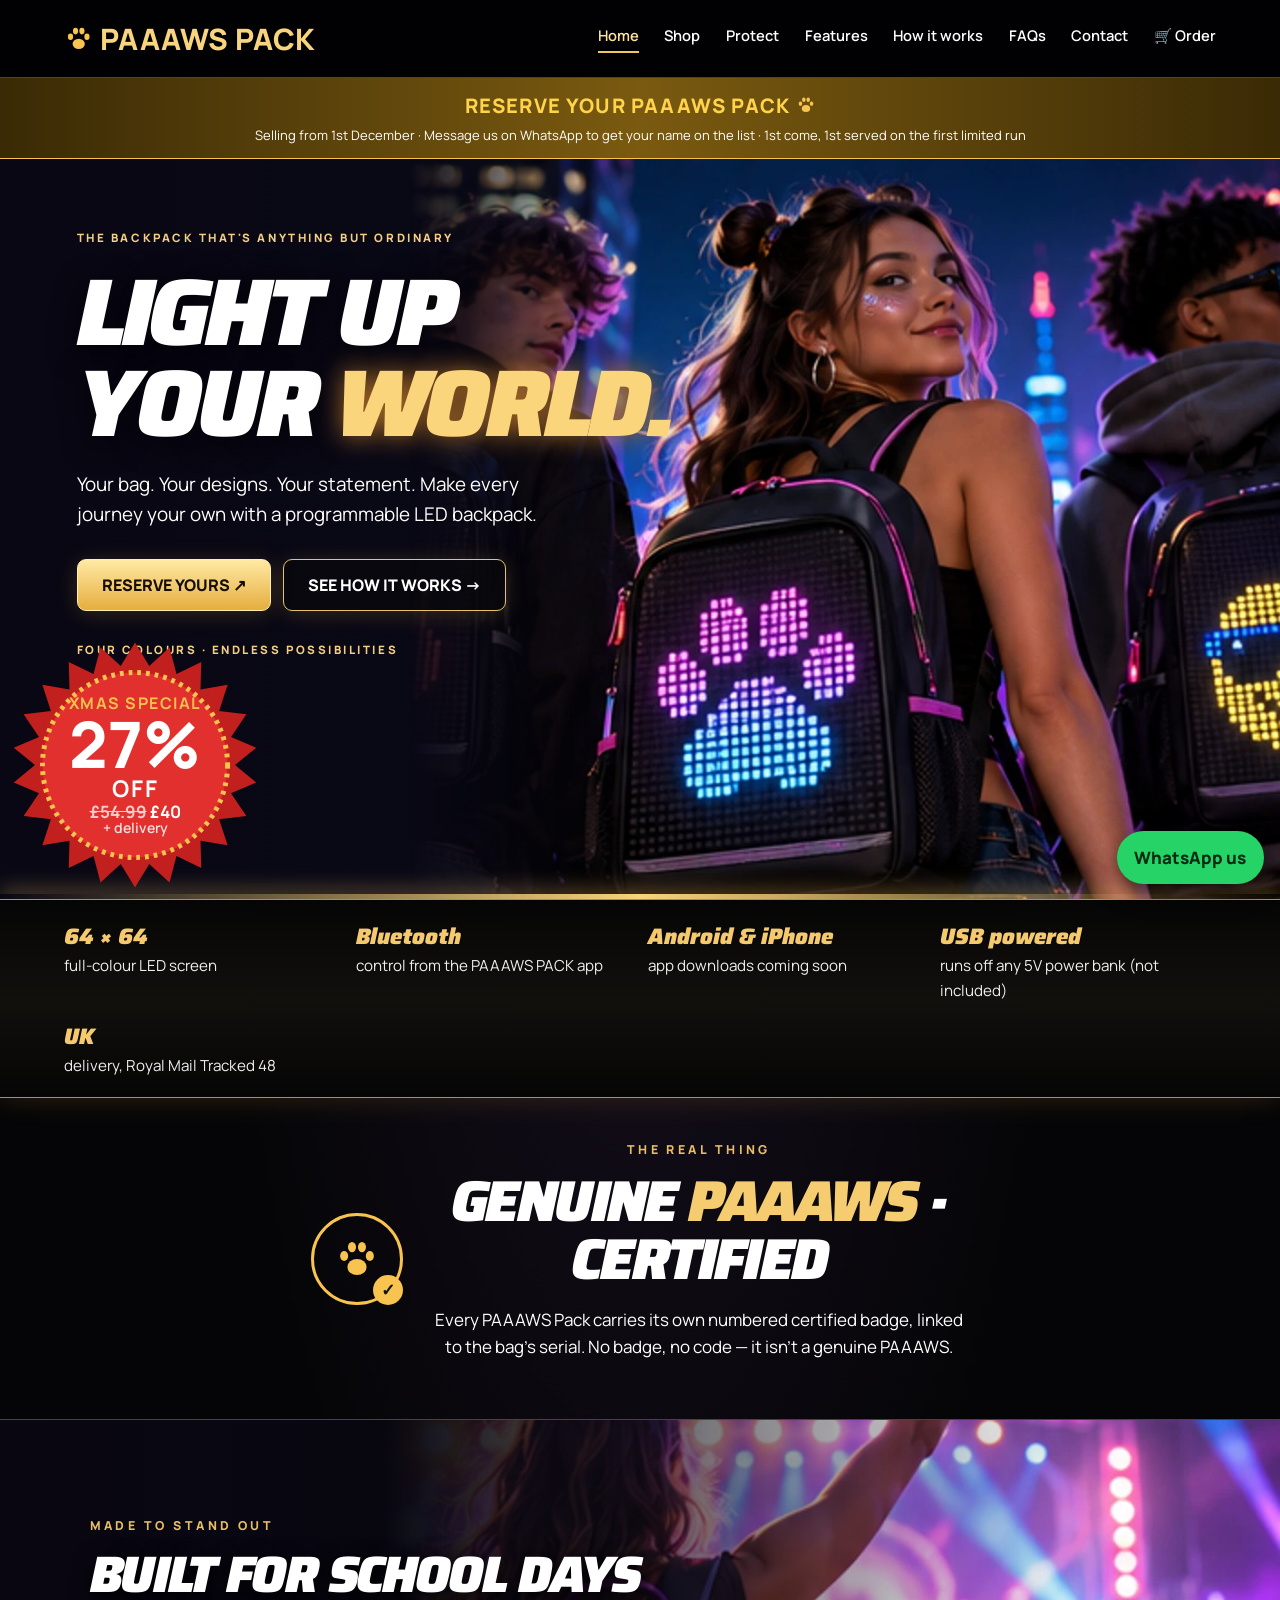
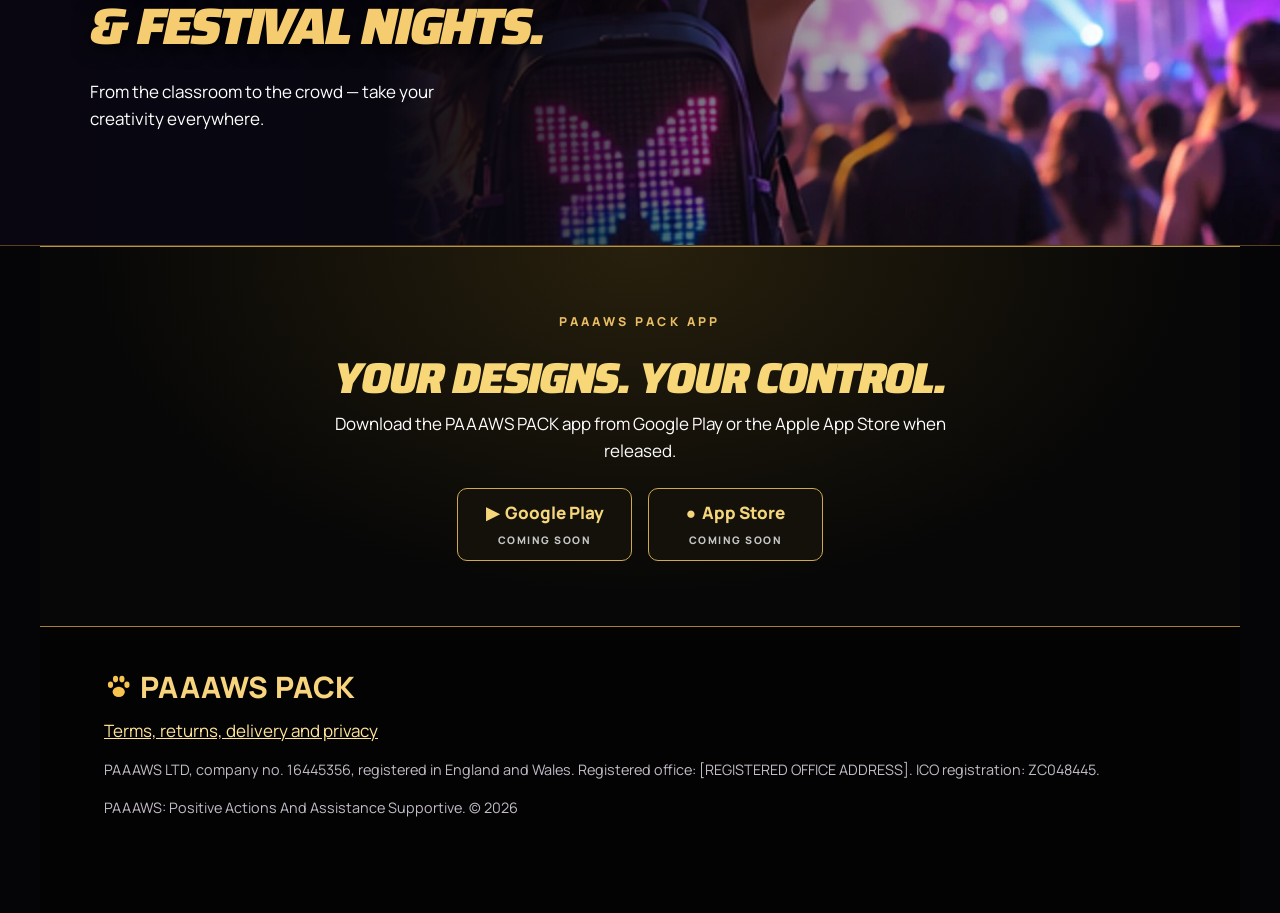
<file: index.html>
<!DOCTYPE html>
<html lang="en-GB"><head>
<meta charset="utf-8"/>
<meta content="width=device-width, initial-scale=1, viewport-fit=cover" name="viewport"/>
<title>Home | PAAAWS PACK</title>
<meta content="PAAAWS PACK is a backpack with a full-colour 64×64 LED screen you control from your Android phone. Pictures, GIFs, moving text, games and an SOS flash. £40, UK delivery." name="description"/>
<link href="data:image/svg+xml,%3Csvg viewBox='0 0 24 24' xmlns='http://www.w3.org/2000/svg'%3E%3Cg fill='%23f8c44f'%3E%3Cellipse cx='12' cy='16.2' rx='5' ry='4.2'/%3E%3Cellipse cx='5.3' cy='10.4' rx='2.1' ry='2.6'/%3E%3Cellipse cx='9.4' cy='5.8' rx='2.1' ry='2.7'/%3E%3Cellipse cx='14.6' cy='5.8' rx='2.1' ry='2.7'/%3E%3Cellipse cx='18.7' cy='10.4' rx='2.1' ry='2.6'/%3E%3C/g%3E%3C/svg%3E" rel="icon"/>
<link href="https://fonts.googleapis.com" rel="preconnect"/>
<link crossorigin="" href="https://fonts.gstatic.com" rel="preconnect"/>
<link href="https://fonts.googleapis.com/css2?family=Saira:ital,wght@1,700;1,900&amp;family=Manrope:wght@400;600;800&amp;display=swap" rel="stylesheet"/>
<link href="style.css" rel="stylesheet"/>
</head><body><header class="top">
<a aria-label="PAAAWS PACK home" class="brand" href="index.html"><span aria-hidden="true" class="paw"><svg class="paw-ico" viewBox="0 0 24 24" width="1em" height="1em" aria-hidden="true" focusable="false"><g fill="#f8c44f"><ellipse cx="12" cy="16.2" rx="5" ry="4.2"/><ellipse cx="5.3" cy="10.4" rx="2.1" ry="2.6"/><ellipse cx="9.4" cy="5.8" rx="2.1" ry="2.7"/><ellipse cx="14.6" cy="5.8" rx="2.1" ry="2.7"/><ellipse cx="18.7" cy="10.4" rx="2.1" ry="2.6"/></g></svg></span> PAAAWS PACK</a>
<nav aria-label="Main"><a aria-current="page" href="index.html">Home</a>
<a href="shop.html">Shop</a>
<a href="protect.html">Protect</a>
<a href="features.html">Features</a>
<a href="how.html">How it works</a>
<a href="faq.html">FAQs</a>
<a href="contact.html">Contact</a>
<a href="cart.html">🛒 Order</a></nav>
</header><a class="preorder-bar" href="contact.html"><strong>RESERVE YOUR PAAAWS PACK <svg class="paw-ico" viewBox="0 0 24 24" width="1em" height="1em" aria-hidden="true" focusable="false"><g fill="#f8c44f"><ellipse cx="12" cy="16.2" rx="5" ry="4.2"/><ellipse cx="5.3" cy="10.4" rx="2.1" ry="2.6"/><ellipse cx="9.4" cy="5.8" rx="2.1" ry="2.7"/><ellipse cx="14.6" cy="5.8" rx="2.1" ry="2.7"/><ellipse cx="18.7" cy="10.4" rx="2.1" ry="2.6"/></g></svg></strong><span>Selling from 1st December · Message us on WhatsApp to get your name on the list · 1st come, 1st served on the first limited run</span></a><main><section class="hero"><div class="hero-copy"><div class="eyebrow">THE BACKPACK THAT'S ANYTHING BUT ORDINARY</div><h1>LIGHT UP<br/>YOUR <em>WORLD.</em></h1><p class="lede">Your bag. Your designs. Your statement. Make every journey your own with a programmable LED backpack.</p><div class="hero-buy"><a class="btn gold" href="shop.html">RESERVE YOURS ↗</a><a class="btn ghost" href="how.html">SEE HOW IT WORKS →</a></div><div class="hero-note">FOUR COLOURS · ENDLESS POSSIBILITIES</div></div><div aria-label="Young people wearing glowing LED backpacks at night" class="hero-photo" role="img"></div></section>
<ul aria-label="Key facts" class="facts">
<li><strong>64 × 64</strong> full-colour LED screen</li>
<li><strong>Bluetooth</strong> control from the PAAAWS PACK app</li>
<li><strong>Android &amp; iPhone</strong> app downloads coming soon</li>
<li><strong>USB powered</strong> runs off any 5V power bank (not included)</li>
<li><strong>UK</strong> delivery, Royal Mail Tracked 48</li>
</ul>
<section class="certified" aria-label="Genuine PAAAWS"><div class="cert-seal"><svg class="paw-ico" viewBox="0 0 24 24" width="1em" height="1em" aria-hidden="true" focusable="false"><g fill="#f8c44f"><ellipse cx="12" cy="16.2" rx="5" ry="4.2"/><ellipse cx="5.3" cy="10.4" rx="2.1" ry="2.6"/><ellipse cx="9.4" cy="5.8" rx="2.1" ry="2.7"/><ellipse cx="14.6" cy="5.8" rx="2.1" ry="2.7"/><ellipse cx="18.7" cy="10.4" rx="2.1" ry="2.6"/></g></svg><span class="cert-check" aria-hidden="true">✓</span></div><div class="cert-copy"><p class="section-kicker">THE REAL THING</p><h2>GENUINE <span class="gold-text">PAAAWS</span> · CERTIFIED</h2><p>Every PAAAWS Pack carries its own numbered certified badge, linked to the bag’s serial. No badge, no code — it isn’t a genuine PAAAWS.</p></div></section><section class="festival-banner"><div class="festival-content"><p class="section-kicker">MADE TO STAND OUT</p><h2>BUILT FOR SCHOOL DAYS<br/><span class="gold-text">&amp; FESTIVAL NIGHTS.</span></h2><p>From the classroom to the crowd — take your creativity everywhere.</p></div></section><section class="app-downloads"><p class="section-kicker">PAAAWS PACK APP</p><h2>YOUR DESIGNS. YOUR CONTROL.</h2><p>Download the PAAAWS PACK app from Google Play or the Apple App Store when released.</p><div class="store-badges"><span class="store-badge" aria-label="Google Play app coming soon">▶ &nbsp;Google Play <small>COMING SOON</small></span><span class="store-badge" aria-label="Apple App Store app coming soon">● &nbsp;App Store <small>COMING SOON</small></span></div></section></main><a aria-label="Message us on WhatsApp" class="wa-float" data-wa="" href="#">WhatsApp us</a><footer class="foot">
<div class="brand"><span aria-hidden="true" class="paw"><svg class="paw-ico" viewBox="0 0 24 24" width="1em" height="1em" aria-hidden="true" focusable="false"><g fill="#f8c44f"><ellipse cx="12" cy="16.2" rx="5" ry="4.2"/><ellipse cx="5.3" cy="10.4" rx="2.1" ry="2.6"/><ellipse cx="9.4" cy="5.8" rx="2.1" ry="2.7"/><ellipse cx="14.6" cy="5.8" rx="2.1" ry="2.7"/><ellipse cx="18.7" cy="10.4" rx="2.1" ry="2.6"/></g></svg></span> PAAAWS PACK</div>
<nav aria-label="Policies"><a href="policies.html">Terms, returns, delivery and privacy</a></nav>
<p class="small"><span data-company="">PAAAWS LTD</span>, company no. <span data-companyno="">16445356</span>, registered in England and Wales. Registered office: <span data-office="">[REGISTERED OFFICE ADDRESS]</span>. ICO registration: <span data-ico="">[ICO NUMBER]</span>.</p>
<p class="small">PAAAWS: Positive Actions And Assistance Supportive. © <span id="year">2026</span></p>
</footer><script src="config.js"></script><script src="led.js"></script></body></html>
</file>
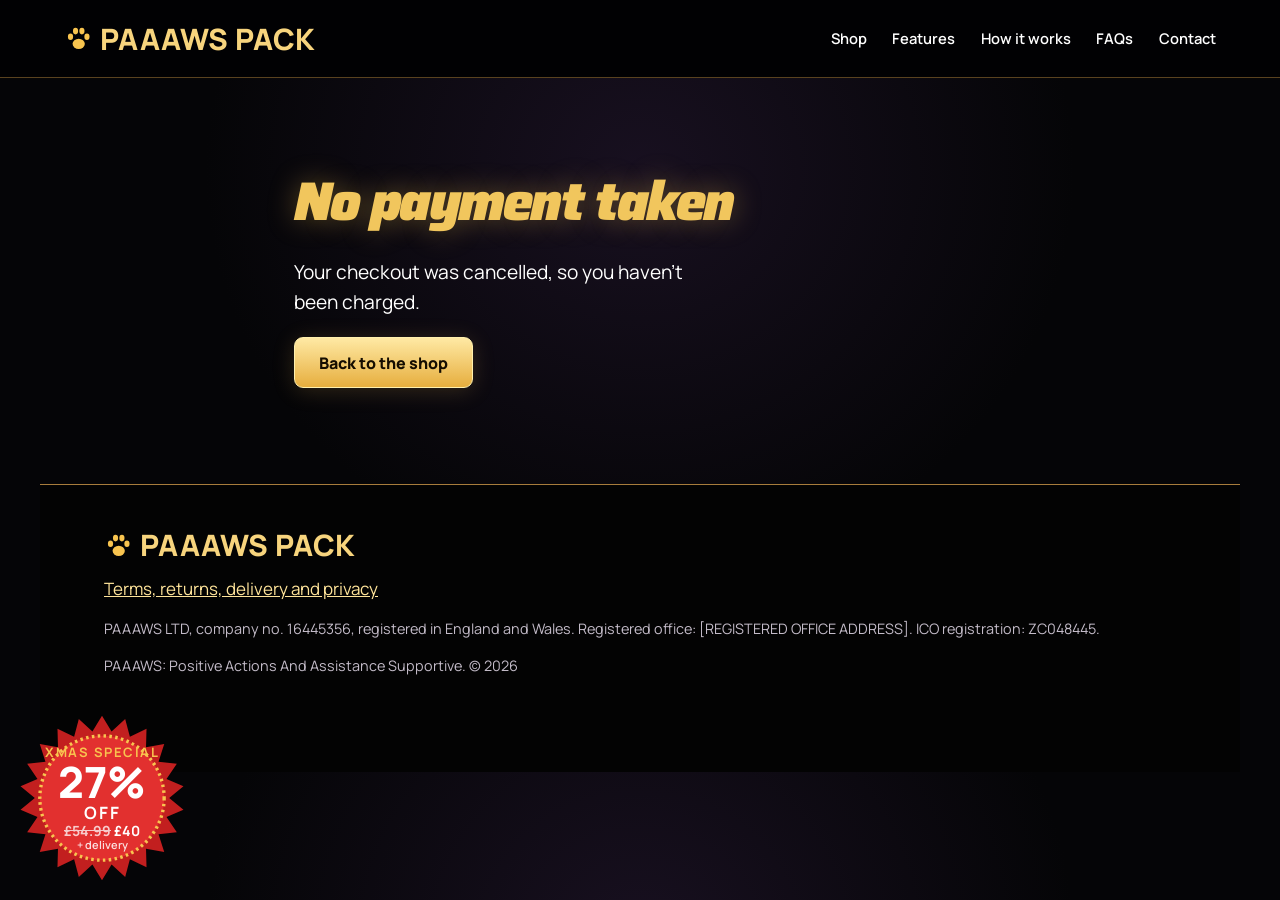
<file: cancelled.html>
<!doctype html>
<html lang="en-GB">
<head>
<meta charset="utf-8">
<meta name="viewport" content="width=device-width, initial-scale=1, viewport-fit=cover">
<title>Checkout cancelled | PAAAWS PACK</title>
<meta name="description" content="PAAAWS PACK is a backpack with a full-colour 64×64 LED screen you control from your Android phone. Pictures, GIFs, moving text, games and an SOS flash. £40, UK delivery.">
<link rel="icon" href="data:image/svg+xml,%3Csvg viewBox='0 0 24 24' xmlns='http://www.w3.org/2000/svg'%3E%3Cg fill='%23f8c44f'%3E%3Cellipse cx='12' cy='16.2' rx='5' ry='4.2'/%3E%3Cellipse cx='5.3' cy='10.4' rx='2.1' ry='2.6'/%3E%3Cellipse cx='9.4' cy='5.8' rx='2.1' ry='2.7'/%3E%3Cellipse cx='14.6' cy='5.8' rx='2.1' ry='2.7'/%3E%3Cellipse cx='18.7' cy='10.4' rx='2.1' ry='2.6'/%3E%3C/g%3E%3C/svg%3E">
<link rel="preconnect" href="https://fonts.googleapis.com">
<link rel="preconnect" href="https://fonts.gstatic.com" crossorigin>
<link href="https://fonts.googleapis.com/css2?family=Saira:ital,wght@1,700;1,900&family=Manrope:wght@400;600;800&display=swap" rel="stylesheet">
<link rel="stylesheet" href="style.css">
</head>
<body>

<header class="top">
  <a class="brand" href="index.html#home" aria-label="PAAAWS PACK home"><span class="paw" aria-hidden="true"><svg class="paw-ico" viewBox="0 0 24 24" width="1em" height="1em" aria-hidden="true" focusable="false"><g fill="#f8c44f"><ellipse cx="12" cy="16.2" rx="5" ry="4.2"/><ellipse cx="5.3" cy="10.4" rx="2.1" ry="2.6"/><ellipse cx="9.4" cy="5.8" rx="2.1" ry="2.7"/><ellipse cx="14.6" cy="5.8" rx="2.1" ry="2.7"/><ellipse cx="18.7" cy="10.4" rx="2.1" ry="2.6"/></g></svg></span> PAAAWS PACK</a>
  <nav aria-label="Main">
    <a href="index.html#shop">Shop</a>
    <a href="index.html#features">Features</a>
    <a href="index.html#how">How it works</a>
    <a href="index.html#faq">FAQs</a>
    <a href="index.html#contact">Contact</a>
  </nav>
</header>

<main><section class="doc"><h1>No payment taken</h1><p class="lede">Your checkout was cancelled, so you haven’t been charged.</p><a class="btn gold" href="index.html#shop">Back to the shop</a></section></main>
<footer class="foot">
  <div class="brand"><span class="paw" aria-hidden="true"><svg class="paw-ico" viewBox="0 0 24 24" width="1em" height="1em" aria-hidden="true" focusable="false"><g fill="#f8c44f"><ellipse cx="12" cy="16.2" rx="5" ry="4.2"/><ellipse cx="5.3" cy="10.4" rx="2.1" ry="2.6"/><ellipse cx="9.4" cy="5.8" rx="2.1" ry="2.7"/><ellipse cx="14.6" cy="5.8" rx="2.1" ry="2.7"/><ellipse cx="18.7" cy="10.4" rx="2.1" ry="2.6"/></g></svg></span> PAAAWS PACK</div>
  <nav aria-label="Policies"><a href="policies.html">Terms, returns, delivery and privacy</a></nav>
  <p class="small"><span data-company>PAAAWS LTD</span>, company no. <span data-companyno>16445356</span>, registered in England and Wales. Registered office: <span data-office>[REGISTERED OFFICE ADDRESS]</span>. ICO registration: <span data-ico>[ICO NUMBER]</span>.</p>
  <p class="small">PAAAWS: Positive Actions And Assistance Supportive. © <span id="year">2026</span></p>
</footer>

<script src="config.js"></script>
<script src="led.js"></script>
</body>
</html>
</file>
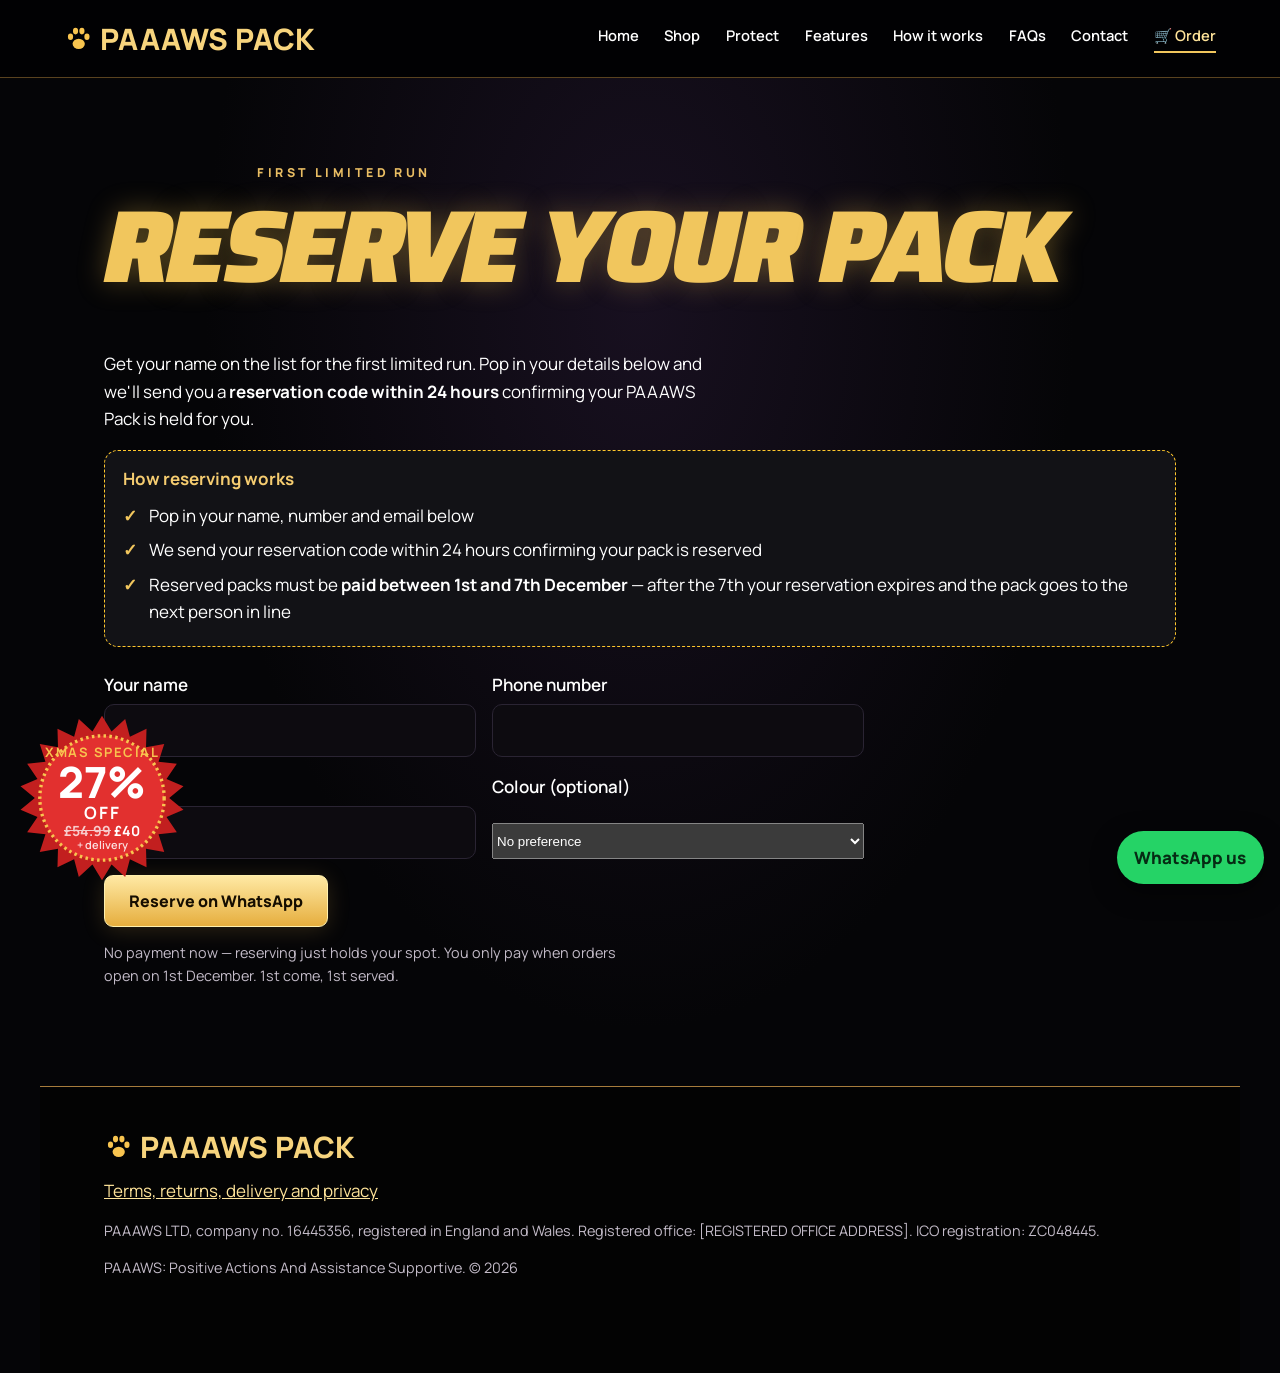
<file: cart.html>
<!DOCTYPE html>
<html lang="en-GB"><head>
<meta charset="utf-8"/>
<meta content="width=device-width, initial-scale=1, viewport-fit=cover" name="viewport"/>
<title>Reserve your pack | PAAAWS PACK</title>
<meta content="Reserve your PAAAWS PACK LED backpack for the first limited run. Selling from 1st December. £40, UK delivery." name="description"/>
<link href="data:image/svg+xml,%3Csvg viewBox='0 0 24 24' xmlns='http://www.w3.org/2000/svg'%3E%3Cg fill='%23f8c44f'%3E%3Cellipse cx='12' cy='16.2' rx='5' ry='4.2'/%3E%3Cellipse cx='5.3' cy='10.4' rx='2.1' ry='2.6'/%3E%3Cellipse cx='9.4' cy='5.8' rx='2.1' ry='2.7'/%3E%3Cellipse cx='14.6' cy='5.8' rx='2.1' ry='2.7'/%3E%3Cellipse cx='18.7' cy='10.4' rx='2.1' ry='2.6'/%3E%3C/g%3E%3C/svg%3E" rel="icon"/>
<link href="https://fonts.googleapis.com" rel="preconnect"/>
<link crossorigin="" href="https://fonts.gstatic.com" rel="preconnect"/>
<link href="https://fonts.googleapis.com/css2?family=Saira:ital,wght@1,700;1,900&amp;family=Manrope:wght@400;600;800&amp;display=swap" rel="stylesheet"/>
<link href="style.css" rel="stylesheet"/>
</head><body><header class="top">
<a aria-label="PAAAWS PACK home" class="brand" href="index.html"><span aria-hidden="true" class="paw"><svg class="paw-ico" viewBox="0 0 24 24" width="1em" height="1em" aria-hidden="true" focusable="false"><g fill="#f8c44f"><ellipse cx="12" cy="16.2" rx="5" ry="4.2"/><ellipse cx="5.3" cy="10.4" rx="2.1" ry="2.6"/><ellipse cx="9.4" cy="5.8" rx="2.1" ry="2.7"/><ellipse cx="14.6" cy="5.8" rx="2.1" ry="2.7"/><ellipse cx="18.7" cy="10.4" rx="2.1" ry="2.6"/></g></svg></span> PAAAWS PACK</a>
<nav aria-label="Main"><a href="index.html">Home</a>
<a href="shop.html">Shop</a>
<a href="protect.html">Protect</a>
<a href="features.html">Features</a>
<a href="how.html">How it works</a>
<a href="faq.html">FAQs</a>
<a href="contact.html">Contact</a>
<a aria-current="page" href="cart.html">🛒 Order</a></nav>
</header><main><section class="contact" id="reserve">
<p class="section-kicker">FIRST LIMITED RUN</p><h1>RESERVE YOUR <em>PACK</em></h1>
<p>Get your name on the list for the first limited run. Pop in your details below and we'll send you a <strong>reservation code within 24 hours</strong> confirming your PAAAWS Pack is held for you.</p>
<div class="priv" style="border:1.5px dashed #ffc72c;border-radius:14px;padding:14px 18px;margin:18px 0;background:#121216">
<b class="gold-text">How reserving works</b>
<ul class="ticks" style="margin:10px 0 0">
<li>Pop in your name, number and email below</li>
<li>We send your reservation code within 24 hours confirming your pack is reserved</li>
<li>Reserved packs must be <b>paid between 1st and 7th December</b> — after the 7th your reservation expires and the pack goes to the next person in line</li>
</ul>
</div>
<form class="form" id="reserve-form">
<label>Your name<input autocomplete="name" name="name" required=""/></label>
<label>Phone number<input autocomplete="tel" name="phone" type="tel" required=""/></label>
<label>Email<input autocomplete="email" name="email" type="email" required=""/></label>
<label>Colour (optional)<select name="colour"><option value="">No preference</option><option>Black</option><option>Blue</option><option>Pink</option><option>Purple</option></select></label>
<button class="btn gold" type="submit">Reserve on WhatsApp</button>
</form>
<p class="small">No payment now — reserving just holds your spot. You only pay when orders open on 1st December. 1st come, 1st served.</p>
</section></main><a aria-label="Message us on WhatsApp" class="wa-float" data-wa="" href="#">WhatsApp us</a><footer class="foot">
<div class="brand"><span aria-hidden="true" class="paw"><svg class="paw-ico" viewBox="0 0 24 24" width="1em" height="1em" aria-hidden="true" focusable="false"><g fill="#f8c44f"><ellipse cx="12" cy="16.2" rx="5" ry="4.2"/><ellipse cx="5.3" cy="10.4" rx="2.1" ry="2.6"/><ellipse cx="9.4" cy="5.8" rx="2.1" ry="2.7"/><ellipse cx="14.6" cy="5.8" rx="2.1" ry="2.7"/><ellipse cx="18.7" cy="10.4" rx="2.1" ry="2.6"/></g></svg></span> PAAAWS PACK</div>
<nav aria-label="Policies"><a href="policies.html">Terms, returns, delivery and privacy</a></nav>
<p class="small"><span data-company="">PAAAWS LTD</span>, company no. <span data-companyno="">16445356</span>, registered in England and Wales. Registered office: <span data-office="">[REGISTERED OFFICE ADDRESS]</span>. ICO registration: <span data-ico="">[ICO NUMBER]</span>.</p>
<p class="small">PAAAWS: Positive Actions And Assistance Supportive. © <span id="year">2026</span></p>
</footer><script src="config.js"></script><script src="led.js"></script>
<script>
(function(){
  var f=document.getElementById('reserve-form');
  if(!f) return;
  f.addEventListener('submit',function(e){
    e.preventDefault();
    var wa=(window.PAAAWS&&window.PAAAWS.whatsapp)||'447479797985';
    var el=f.elements;
    var msg="Hi PAAAWS PACK, I'd like to RESERVE a PAAAWS Pack.\n"
      +"Name: "+el['name'].value.trim()+"\n"
      +"Phone: "+el['phone'].value.trim()+"\n"
      +"Email: "+el['email'].value.trim()+"\n"
      +"Colour: "+(el['colour'].value||'No preference')+"\n"
      +"I understand I'll get my reservation code within 24 hours, and reserved packs are paid 1st-7th December.";
    window.open('https://wa.me/'+wa+'?text='+encodeURIComponent(msg),'_blank');
  });
})();
</script>
</body></html>
</file>
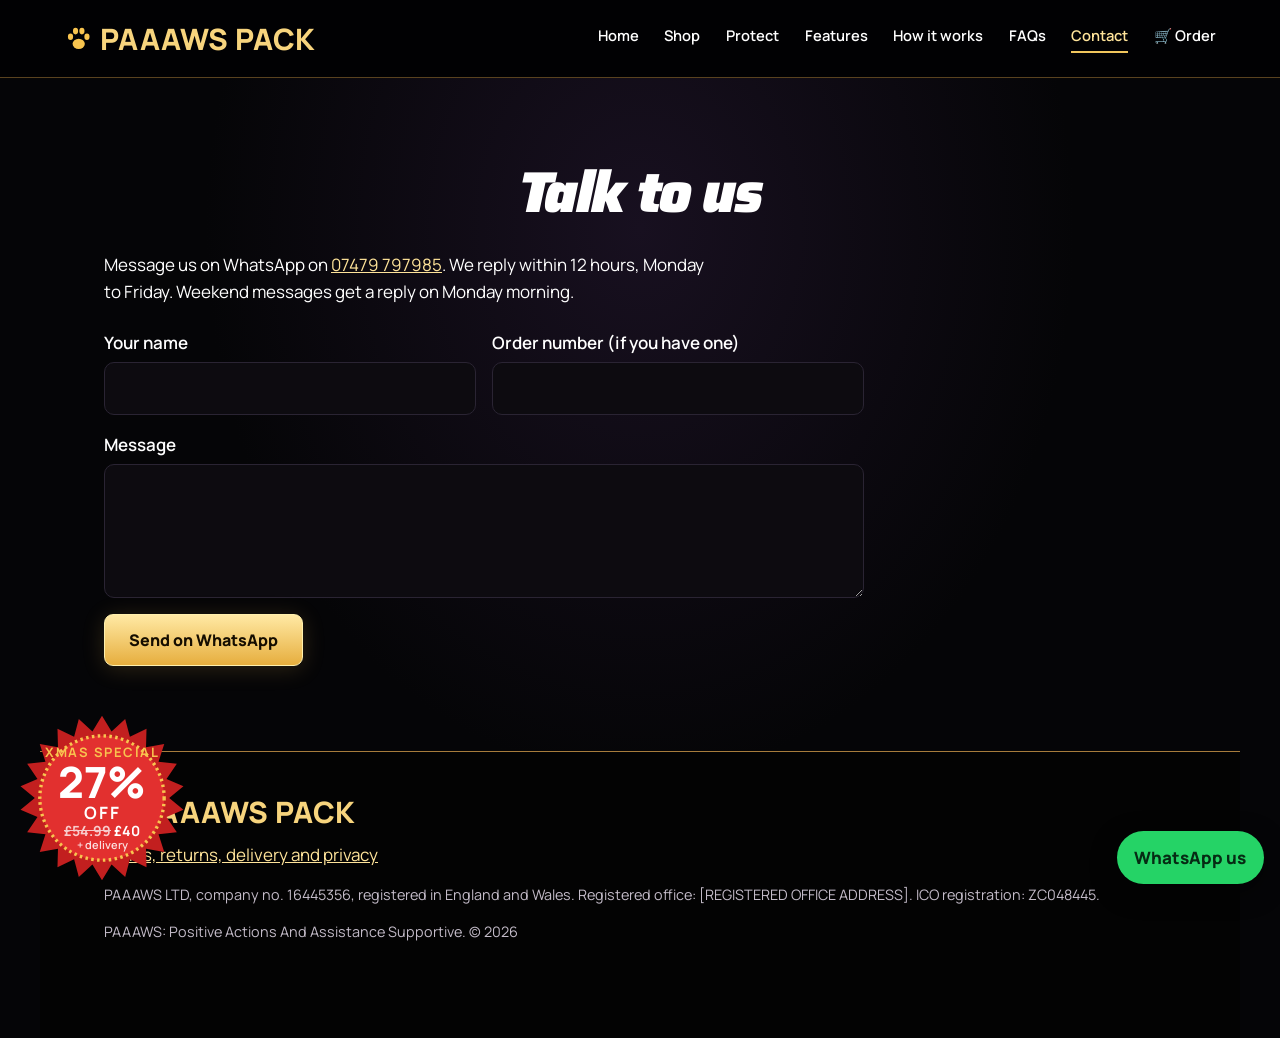
<file: contact.html>
<!DOCTYPE html>
<html lang="en-GB"><head>
<meta charset="utf-8"/>
<meta content="width=device-width, initial-scale=1, viewport-fit=cover" name="viewport"/>
<title>Contact | PAAAWS PACK</title>
<meta content="PAAAWS PACK is a backpack with a full-colour 64×64 LED screen you control from your Android phone. Pictures, GIFs, moving text, games and an SOS flash. £40, UK delivery." name="description"/>
<link href="data:image/svg+xml,%3Csvg viewBox='0 0 24 24' xmlns='http://www.w3.org/2000/svg'%3E%3Cg fill='%23f8c44f'%3E%3Cellipse cx='12' cy='16.2' rx='5' ry='4.2'/%3E%3Cellipse cx='5.3' cy='10.4' rx='2.1' ry='2.6'/%3E%3Cellipse cx='9.4' cy='5.8' rx='2.1' ry='2.7'/%3E%3Cellipse cx='14.6' cy='5.8' rx='2.1' ry='2.7'/%3E%3Cellipse cx='18.7' cy='10.4' rx='2.1' ry='2.6'/%3E%3C/g%3E%3C/svg%3E" rel="icon"/>
<link href="https://fonts.googleapis.com" rel="preconnect"/>
<link crossorigin="" href="https://fonts.gstatic.com" rel="preconnect"/>
<link href="https://fonts.googleapis.com/css2?family=Saira:ital,wght@1,700;1,900&amp;family=Manrope:wght@400;600;800&amp;display=swap" rel="stylesheet"/>
<link href="style.css" rel="stylesheet"/>
</head><body><header class="top">
<a aria-label="PAAAWS PACK home" class="brand" href="index.html"><span aria-hidden="true" class="paw"><svg class="paw-ico" viewBox="0 0 24 24" width="1em" height="1em" aria-hidden="true" focusable="false"><g fill="#f8c44f"><ellipse cx="12" cy="16.2" rx="5" ry="4.2"/><ellipse cx="5.3" cy="10.4" rx="2.1" ry="2.6"/><ellipse cx="9.4" cy="5.8" rx="2.1" ry="2.7"/><ellipse cx="14.6" cy="5.8" rx="2.1" ry="2.7"/><ellipse cx="18.7" cy="10.4" rx="2.1" ry="2.6"/></g></svg></span> PAAAWS PACK</a>
<nav aria-label="Main"><a href="index.html">Home</a>
<a href="shop.html">Shop</a>
<a href="protect.html">Protect</a>
<a href="features.html">Features</a>
<a href="how.html">How it works</a>
<a href="faq.html">FAQs</a>
<a aria-current="page" href="contact.html">Contact</a>
<a href="cart.html">🛒 Order</a></nav>
</header><main><section class="contact" id="contact">
<h2>Talk to us</h2>
<p>Message us on WhatsApp on <a data-wa="" href="#">07479 797985</a>. We reply within 12 hours, Monday to Friday. Weekend messages get a reply on Monday morning.</p>
<form class="form" id="contact-form">
<label>Your name<input autocomplete="name" name="name" required=""/></label>
<label>Order number (if you have one)<input name="order"/></label>
<label class="wide">Message<textarea name="message" required="" rows="4"></textarea></label>
<button class="btn gold" type="submit">Send on WhatsApp</button>
</form>
</section></main><a aria-label="Message us on WhatsApp" class="wa-float" data-wa="" href="#">WhatsApp us</a><footer class="foot">
<div class="brand"><span aria-hidden="true" class="paw"><svg class="paw-ico" viewBox="0 0 24 24" width="1em" height="1em" aria-hidden="true" focusable="false"><g fill="#f8c44f"><ellipse cx="12" cy="16.2" rx="5" ry="4.2"/><ellipse cx="5.3" cy="10.4" rx="2.1" ry="2.6"/><ellipse cx="9.4" cy="5.8" rx="2.1" ry="2.7"/><ellipse cx="14.6" cy="5.8" rx="2.1" ry="2.7"/><ellipse cx="18.7" cy="10.4" rx="2.1" ry="2.6"/></g></svg></span> PAAAWS PACK</div>
<nav aria-label="Policies"><a href="policies.html">Terms, returns, delivery and privacy</a></nav>
<p class="small"><span data-company="">PAAAWS LTD</span>, company no. <span data-companyno="">16445356</span>, registered in England and Wales. Registered office: <span data-office="">[REGISTERED OFFICE ADDRESS]</span>. ICO registration: <span data-ico="">[ICO NUMBER]</span>.</p>
<p class="small">PAAAWS: Positive Actions And Assistance Supportive. © <span id="year">2026</span></p>
</footer><script src="config.js"></script><script src="led.js"></script></body></html>
</file>
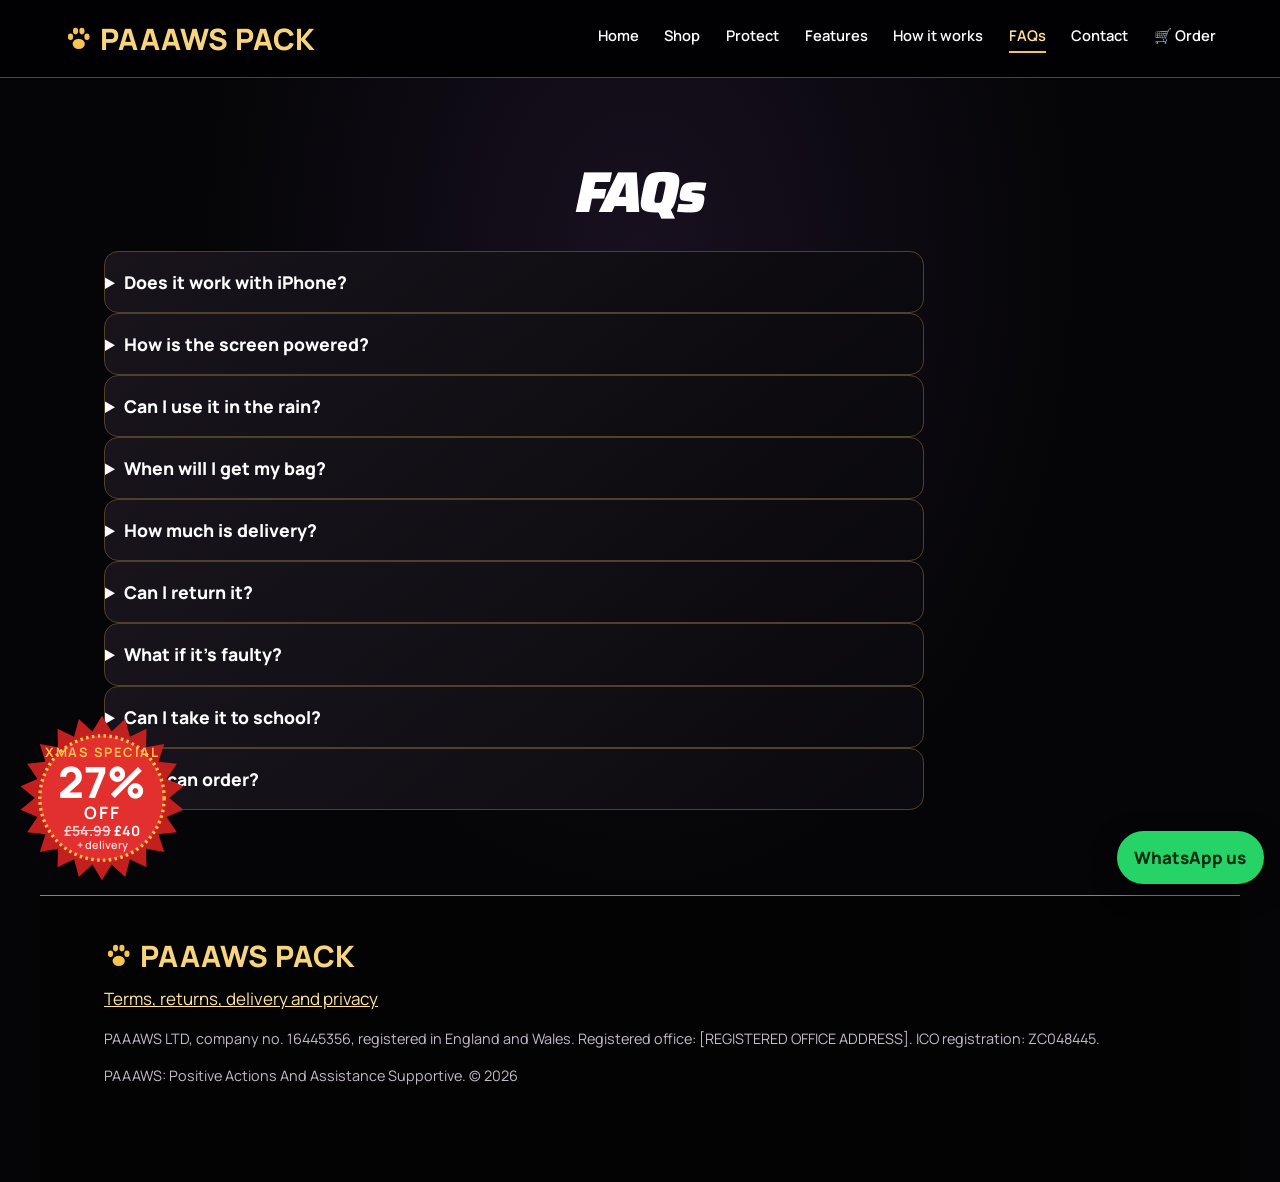
<file: faq.html>
<!DOCTYPE html>
<html lang="en-GB"><head>
<meta charset="utf-8"/>
<meta content="width=device-width, initial-scale=1, viewport-fit=cover" name="viewport"/>
<title>FAQs | PAAAWS PACK</title>
<meta content="PAAAWS PACK is a backpack with a full-colour 64×64 LED screen you control from your Android phone. Pictures, GIFs, moving text, games and an SOS flash. £40, UK delivery." name="description"/>
<link href="data:image/svg+xml,%3Csvg viewBox='0 0 24 24' xmlns='http://www.w3.org/2000/svg'%3E%3Cg fill='%23f8c44f'%3E%3Cellipse cx='12' cy='16.2' rx='5' ry='4.2'/%3E%3Cellipse cx='5.3' cy='10.4' rx='2.1' ry='2.6'/%3E%3Cellipse cx='9.4' cy='5.8' rx='2.1' ry='2.7'/%3E%3Cellipse cx='14.6' cy='5.8' rx='2.1' ry='2.7'/%3E%3Cellipse cx='18.7' cy='10.4' rx='2.1' ry='2.6'/%3E%3C/g%3E%3C/svg%3E" rel="icon"/>
<link href="https://fonts.googleapis.com" rel="preconnect"/>
<link crossorigin="" href="https://fonts.gstatic.com" rel="preconnect"/>
<link href="https://fonts.googleapis.com/css2?family=Saira:ital,wght@1,700;1,900&amp;family=Manrope:wght@400;600;800&amp;display=swap" rel="stylesheet"/>
<link href="style.css" rel="stylesheet"/>
</head><body><header class="top">
<a aria-label="PAAAWS PACK home" class="brand" href="index.html"><span aria-hidden="true" class="paw"><svg class="paw-ico" viewBox="0 0 24 24" width="1em" height="1em" aria-hidden="true" focusable="false"><g fill="#f8c44f"><ellipse cx="12" cy="16.2" rx="5" ry="4.2"/><ellipse cx="5.3" cy="10.4" rx="2.1" ry="2.6"/><ellipse cx="9.4" cy="5.8" rx="2.1" ry="2.7"/><ellipse cx="14.6" cy="5.8" rx="2.1" ry="2.7"/><ellipse cx="18.7" cy="10.4" rx="2.1" ry="2.6"/></g></svg></span> PAAAWS PACK</a>
<nav aria-label="Main"><a href="index.html">Home</a>
<a href="shop.html">Shop</a>
<a href="protect.html">Protect</a>
<a href="features.html">Features</a>
<a href="how.html">How it works</a>
<a aria-current="page" href="faq.html">FAQs</a>
<a href="contact.html">Contact</a>
<a href="cart.html">🛒 Order</a></nav>
</header><main><section class="faq" id="faq">
<h2>FAQs</h2>
<details><summary>Does it work with iPhone?</summary><p>Yes — the PAAAWS PACK app works on iPhone as well as Android.</p></details>
<details><summary>How is the screen powered?</summary><p>By any 5V USB power bank in the bag (not included). A typical power bank lasts up to 12 hours. Brighter settings use more power, so the Torch and full brightness run it down faster. Other power banks will vary. Don't charge it overnight or leave it charging unattended.</p></details>
<details><summary>Can I use it in the rain?</summary><p>Keep the LED screen away from water and moisture. Water damage isn't covered by the warranty.</p></details>
<details><summary>When will I get my bag?</summary><p>We're selling from 1st December. Reserve now on WhatsApp for first dibs when orders open — 1st come, 1st served. Bags ship with Royal Mail Tracked 48 and we'll message you your tracking number when it's posted.</p></details>
<details><summary>How much is delivery?</summary><p><span data-delivery="">£4.99</span> with Royal Mail Tracked 48. Orders leave within 1–3 working days, then take 2–4 working days. We deliver to UK addresses only.</p></details>
<details><summary>Can I return it?</summary><p>Yes, within 14 days of delivery if it's unused and in its original packaging. Return postage is paid by you. See our <a href="policies.html">policies</a>.</p></details>
<details><summary>What if it's faulty?</summary><p>Tell us within 7 days of delivery with a short video. Once we've confirmed a manufacturing fault, we send a replacement and cover the return postage. Every bag has a free 6-month guarantee. See <a href="protect.html">Protect your screen</a> for replacement screens.</p></details>
<details><summary>Can I take it to school?</summary><p>Some schools don't allow LED bags, so please check your school's rules before you buy.</p></details>
<details><summary>Who can order?</summary><p>You need to be 16 or over to order. If you're under 18, a parent or guardian must place the order for you.</p></details>
</section></main><a aria-label="Message us on WhatsApp" class="wa-float" data-wa="" href="#">WhatsApp us</a><footer class="foot">
<div class="brand"><span aria-hidden="true" class="paw"><svg class="paw-ico" viewBox="0 0 24 24" width="1em" height="1em" aria-hidden="true" focusable="false"><g fill="#f8c44f"><ellipse cx="12" cy="16.2" rx="5" ry="4.2"/><ellipse cx="5.3" cy="10.4" rx="2.1" ry="2.6"/><ellipse cx="9.4" cy="5.8" rx="2.1" ry="2.7"/><ellipse cx="14.6" cy="5.8" rx="2.1" ry="2.7"/><ellipse cx="18.7" cy="10.4" rx="2.1" ry="2.6"/></g></svg></span> PAAAWS PACK</div>
<nav aria-label="Policies"><a href="policies.html">Terms, returns, delivery and privacy</a></nav>
<p class="small"><span data-company="">PAAAWS LTD</span>, company no. <span data-companyno="">16445356</span>, registered in England and Wales. Registered office: <span data-office="">[REGISTERED OFFICE ADDRESS]</span>. ICO registration: <span data-ico="">[ICO NUMBER]</span>.</p>
<p class="small">PAAAWS: Positive Actions And Assistance Supportive. © <span id="year">2026</span></p>
</footer><script src="config.js"></script><script src="led.js"></script></body></html>
</file>
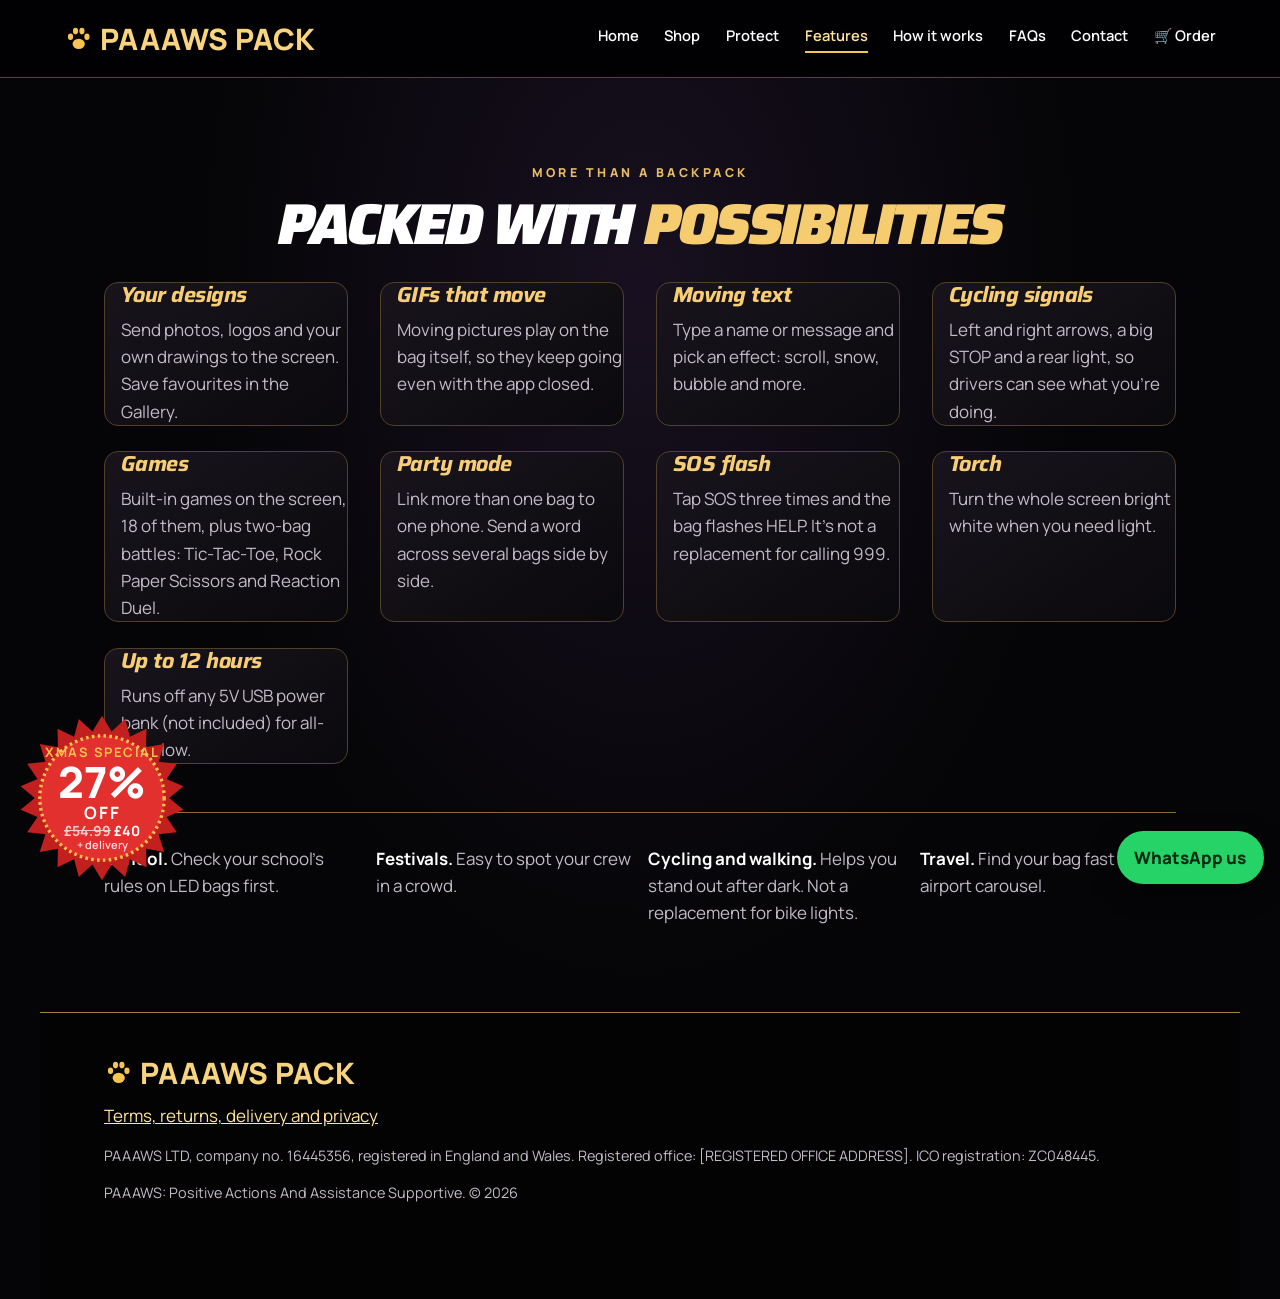
<file: features.html>
<!DOCTYPE html>
<html lang="en-GB"><head>
<meta charset="utf-8"/>
<meta content="width=device-width, initial-scale=1, viewport-fit=cover" name="viewport"/>
<title>Features | PAAAWS PACK</title>
<meta content="PAAAWS PACK is a backpack with a full-colour 64×64 LED screen you control from your Android phone. Pictures, GIFs, moving text, games and an SOS flash. £40, UK delivery." name="description"/>
<link href="data:image/svg+xml,%3Csvg viewBox='0 0 24 24' xmlns='http://www.w3.org/2000/svg'%3E%3Cg fill='%23f8c44f'%3E%3Cellipse cx='12' cy='16.2' rx='5' ry='4.2'/%3E%3Cellipse cx='5.3' cy='10.4' rx='2.1' ry='2.6'/%3E%3Cellipse cx='9.4' cy='5.8' rx='2.1' ry='2.7'/%3E%3Cellipse cx='14.6' cy='5.8' rx='2.1' ry='2.7'/%3E%3Cellipse cx='18.7' cy='10.4' rx='2.1' ry='2.6'/%3E%3C/g%3E%3C/svg%3E" rel="icon"/>
<link href="https://fonts.googleapis.com" rel="preconnect"/>
<link crossorigin="" href="https://fonts.gstatic.com" rel="preconnect"/>
<link href="https://fonts.googleapis.com/css2?family=Saira:ital,wght@1,700;1,900&amp;family=Manrope:wght@400;600;800&amp;display=swap" rel="stylesheet"/>
<link href="style.css" rel="stylesheet"/>
</head><body><header class="top">
<a aria-label="PAAAWS PACK home" class="brand" href="index.html"><span aria-hidden="true" class="paw"><svg class="paw-ico" viewBox="0 0 24 24" width="1em" height="1em" aria-hidden="true" focusable="false"><g fill="#f8c44f"><ellipse cx="12" cy="16.2" rx="5" ry="4.2"/><ellipse cx="5.3" cy="10.4" rx="2.1" ry="2.6"/><ellipse cx="9.4" cy="5.8" rx="2.1" ry="2.7"/><ellipse cx="14.6" cy="5.8" rx="2.1" ry="2.7"/><ellipse cx="18.7" cy="10.4" rx="2.1" ry="2.6"/></g></svg></span> PAAAWS PACK</a>
<nav aria-label="Main"><a href="index.html">Home</a>
<a href="shop.html">Shop</a>
<a href="protect.html">Protect</a>
<a aria-current="page" href="features.html">Features</a>
<a href="how.html">How it works</a>
<a href="faq.html">FAQs</a>
<a href="contact.html">Contact</a>
<a href="cart.html">🛒 Order</a></nav>
</header><main><section class="features" id="features">
<p class="section-kicker">MORE THAN A BACKPACK</p><h2>PACKED WITH <span class="gold-text">POSSIBILITIES</span></h2>
<div class="feature-grid">
<div class="feat"><h3>Your designs</h3><p>Send photos, logos and your own drawings to the screen. Save favourites in the Gallery.</p></div>
<div class="feat"><h3>GIFs that move</h3><p>Moving pictures play on the bag itself, so they keep going even with the app closed.</p></div>
<div class="feat"><h3>Moving text</h3><p>Type a name or message and pick an effect: scroll, snow, bubble and more.</p></div>
<div class="feat"><h3>Cycling signals</h3><p>Left and right arrows, a big STOP and a rear light, so drivers can see what you're doing.</p></div>
<div class="feat"><h3>Games</h3><p>Built-in games on the screen, 18 of them, plus two-bag battles: Tic-Tac-Toe, Rock Paper Scissors and Reaction Duel.</p></div>
<div class="feat"><h3>Party mode</h3><p>Link more than one bag to one phone. Send a word across several bags side by side.</p></div>
<div class="feat"><h3>SOS flash</h3><p>Tap SOS three times and the bag flashes HELP. It's not a replacement for calling 999.</p></div>
<div class="feat"><h3>Torch</h3><p>Turn the whole screen bright white when you need light.</p></div>
<div class="feat"><h3>Up to 12 hours</h3><p>Runs off any 5V USB power bank (not included) for all-day glow.</p></div>
</div>
<div class="moments">
<p><strong>School.</strong> Check your school's rules on LED bags first.</p>
<p><strong>Festivals.</strong> Easy to spot your crew in a crowd.</p>
<p><strong>Cycling and walking.</strong> Helps you stand out after dark. Not a replacement for bike lights.</p>
<p><strong>Travel.</strong> Find your bag fast at the airport carousel.</p>
</div>
</section></main><a aria-label="Message us on WhatsApp" class="wa-float" data-wa="" href="#">WhatsApp us</a><footer class="foot">
<div class="brand"><span aria-hidden="true" class="paw"><svg class="paw-ico" viewBox="0 0 24 24" width="1em" height="1em" aria-hidden="true" focusable="false"><g fill="#f8c44f"><ellipse cx="12" cy="16.2" rx="5" ry="4.2"/><ellipse cx="5.3" cy="10.4" rx="2.1" ry="2.6"/><ellipse cx="9.4" cy="5.8" rx="2.1" ry="2.7"/><ellipse cx="14.6" cy="5.8" rx="2.1" ry="2.7"/><ellipse cx="18.7" cy="10.4" rx="2.1" ry="2.6"/></g></svg></span> PAAAWS PACK</div>
<nav aria-label="Policies"><a href="policies.html">Terms, returns, delivery and privacy</a></nav>
<p class="small"><span data-company="">PAAAWS LTD</span>, company no. <span data-companyno="">16445356</span>, registered in England and Wales. Registered office: <span data-office="">[REGISTERED OFFICE ADDRESS]</span>. ICO registration: <span data-ico="">[ICO NUMBER]</span>.</p>
<p class="small">PAAAWS: Positive Actions And Assistance Supportive. © <span id="year">2026</span></p>
</footer><script src="config.js"></script><script src="led.js"></script></body></html>
</file>
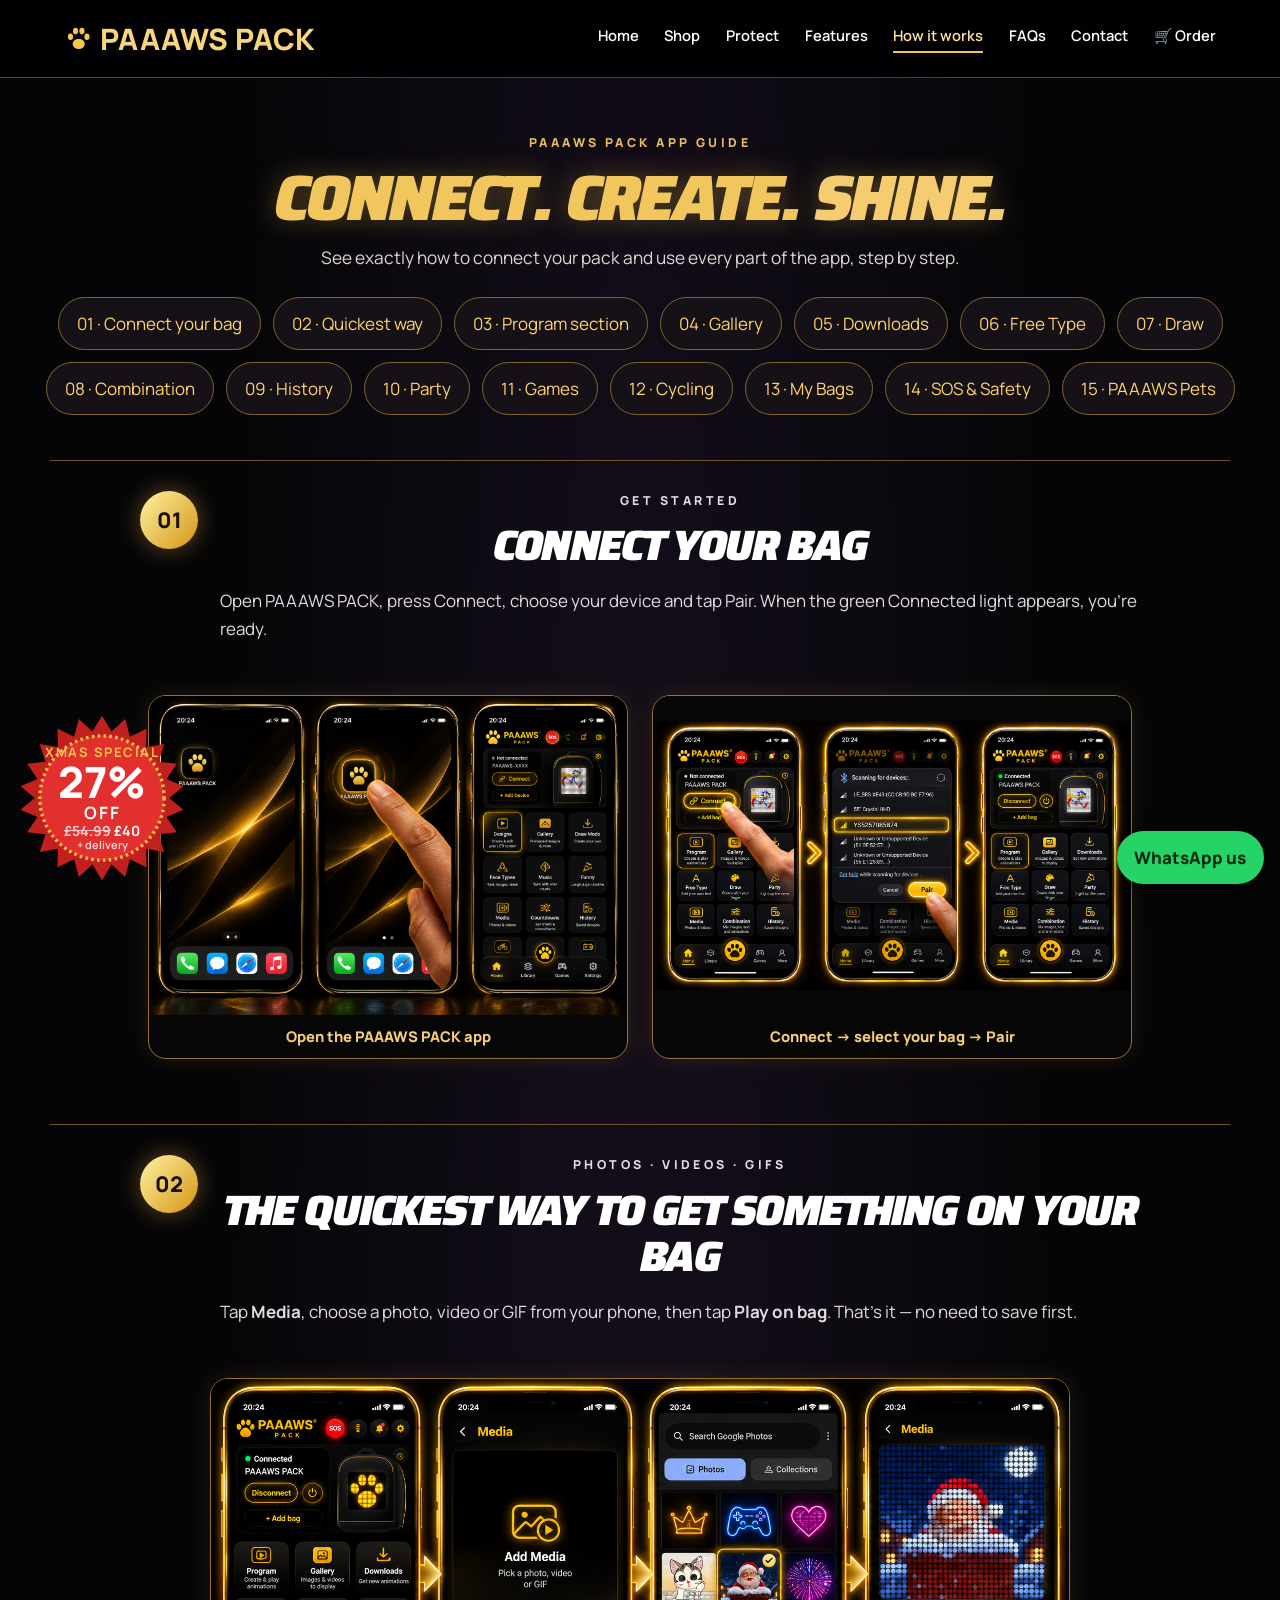
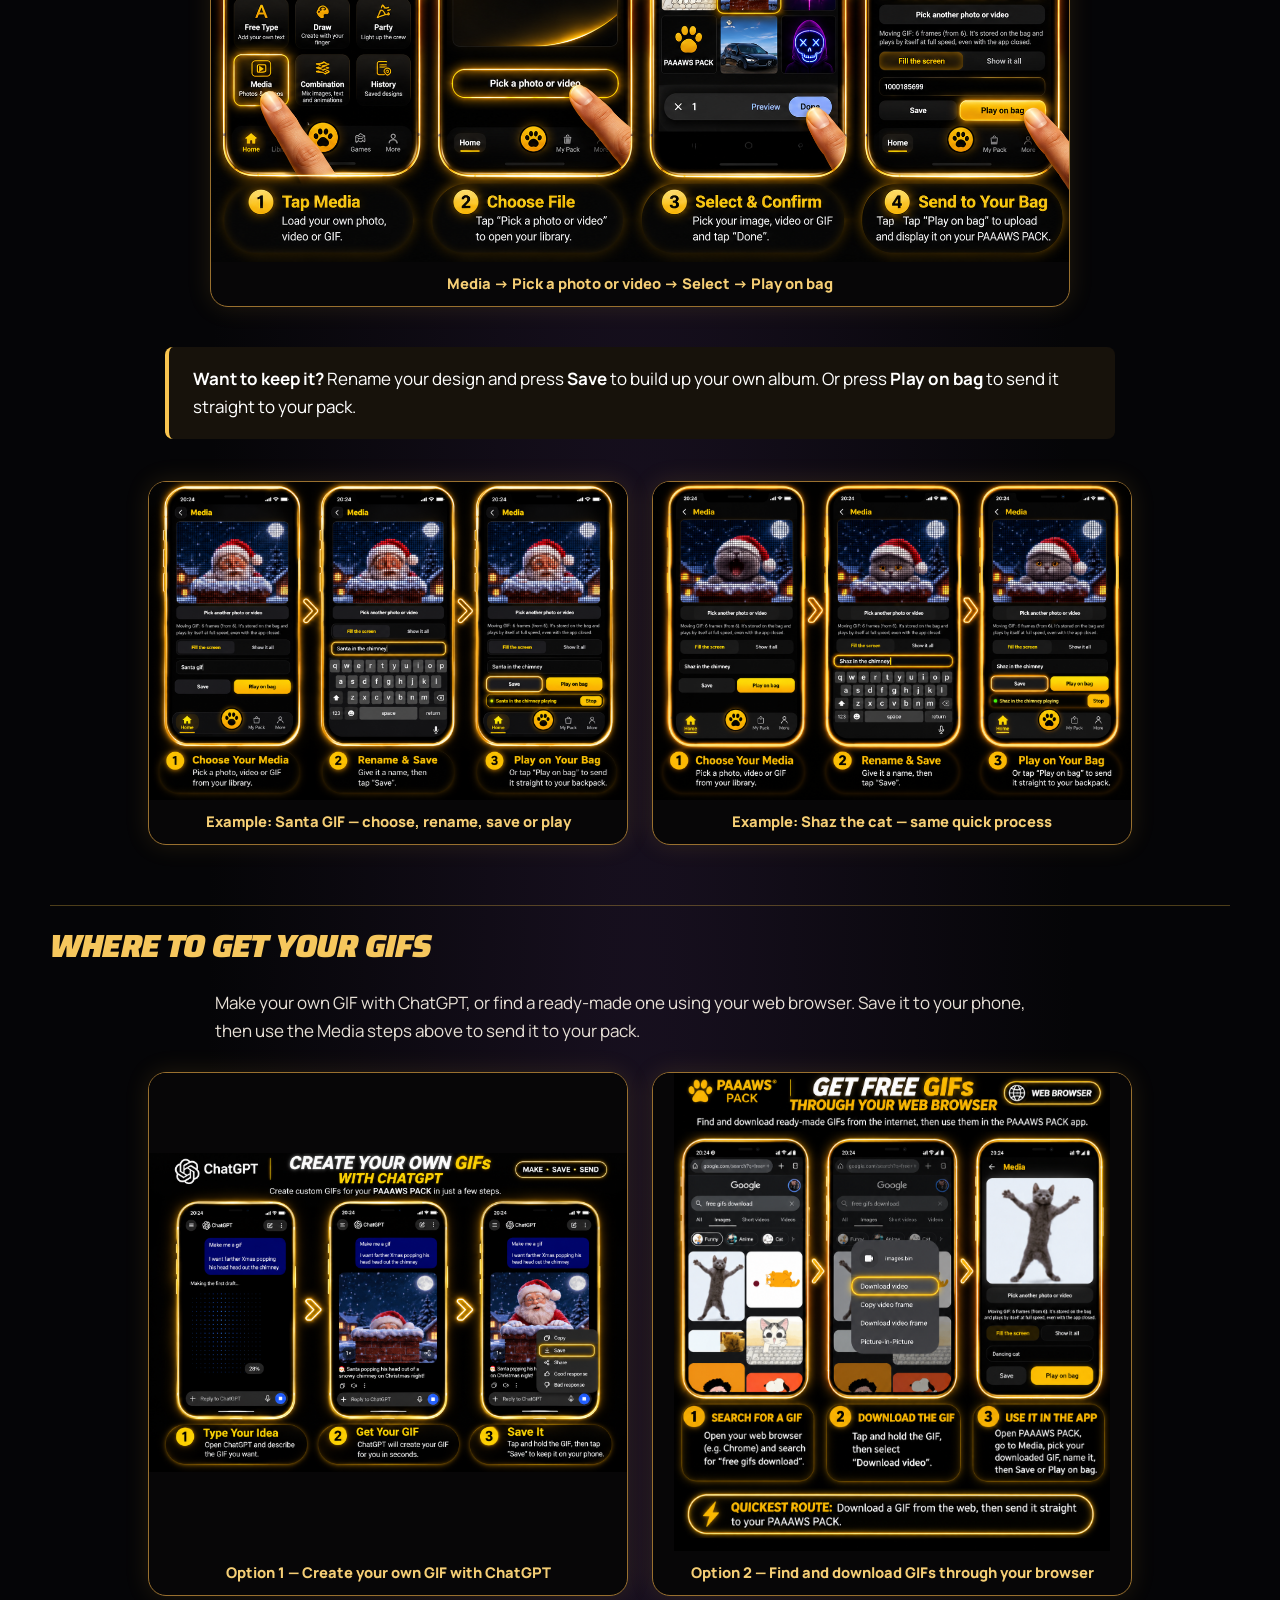
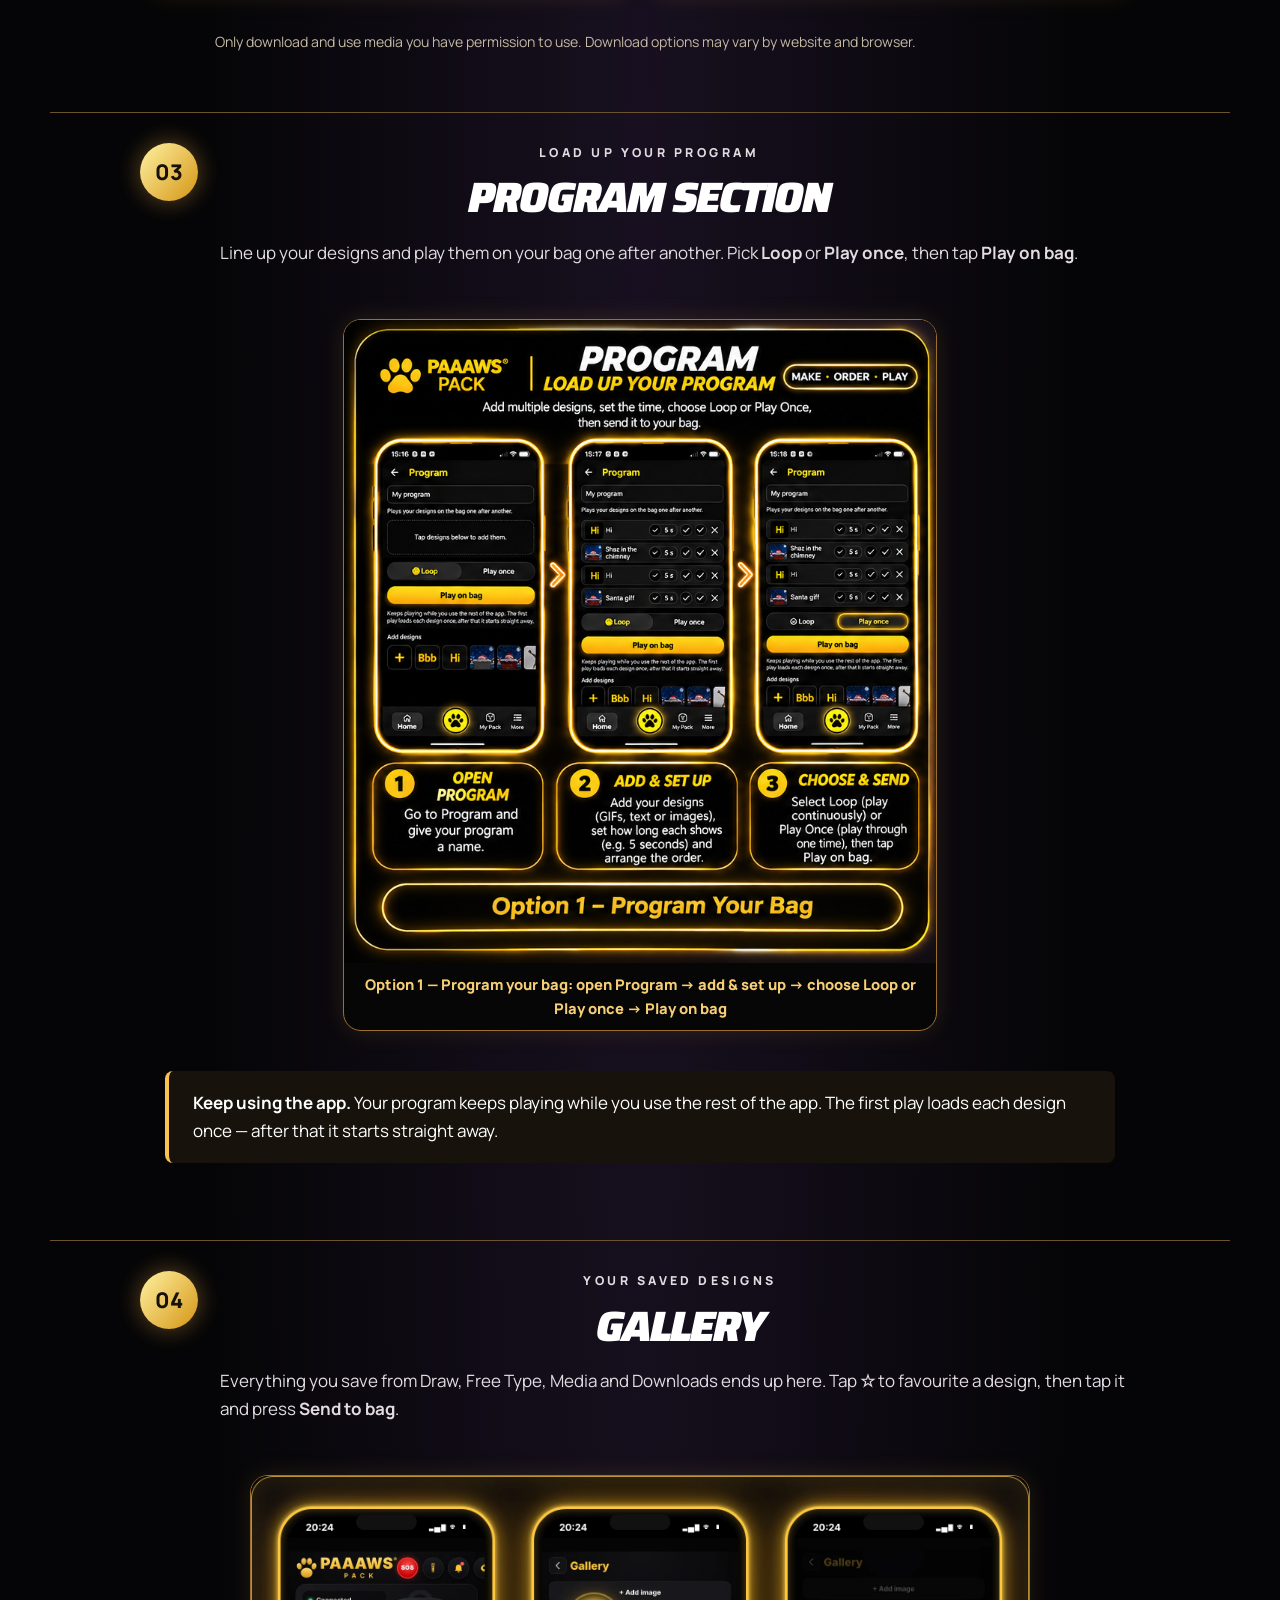
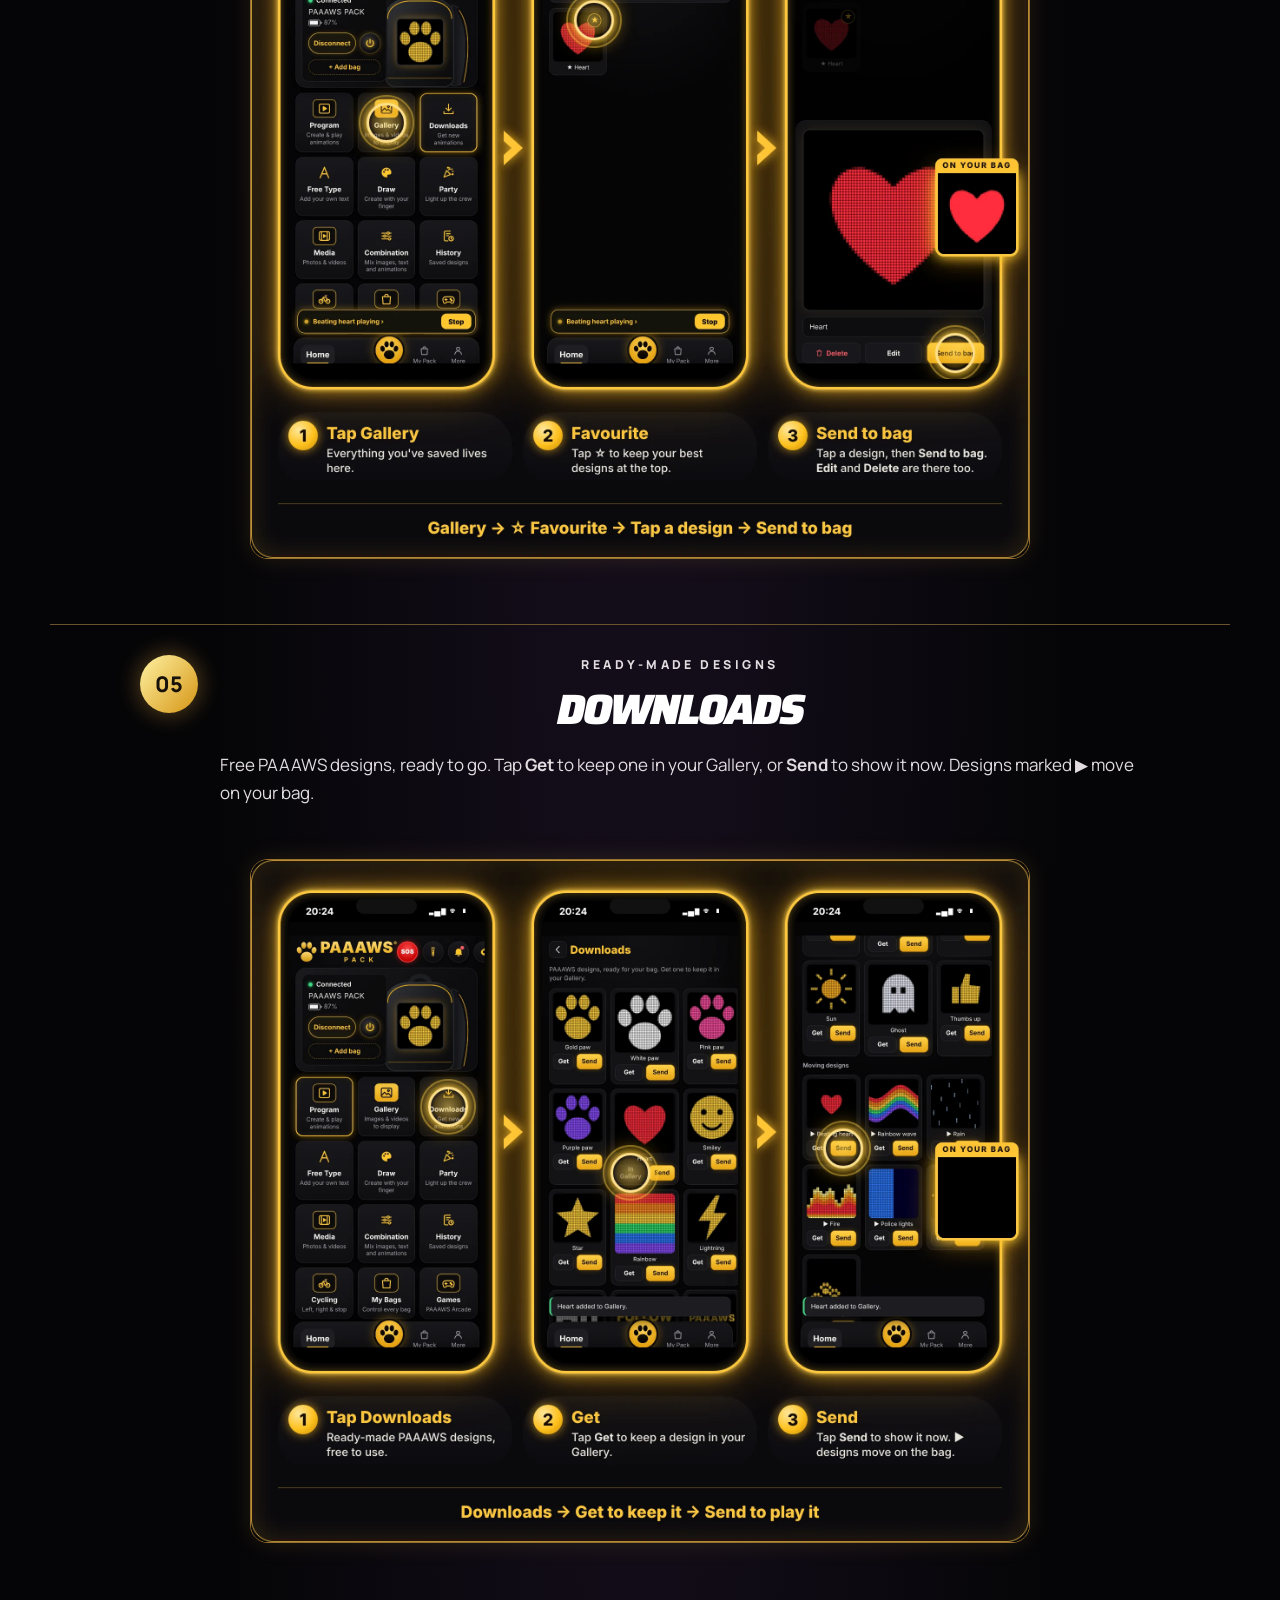
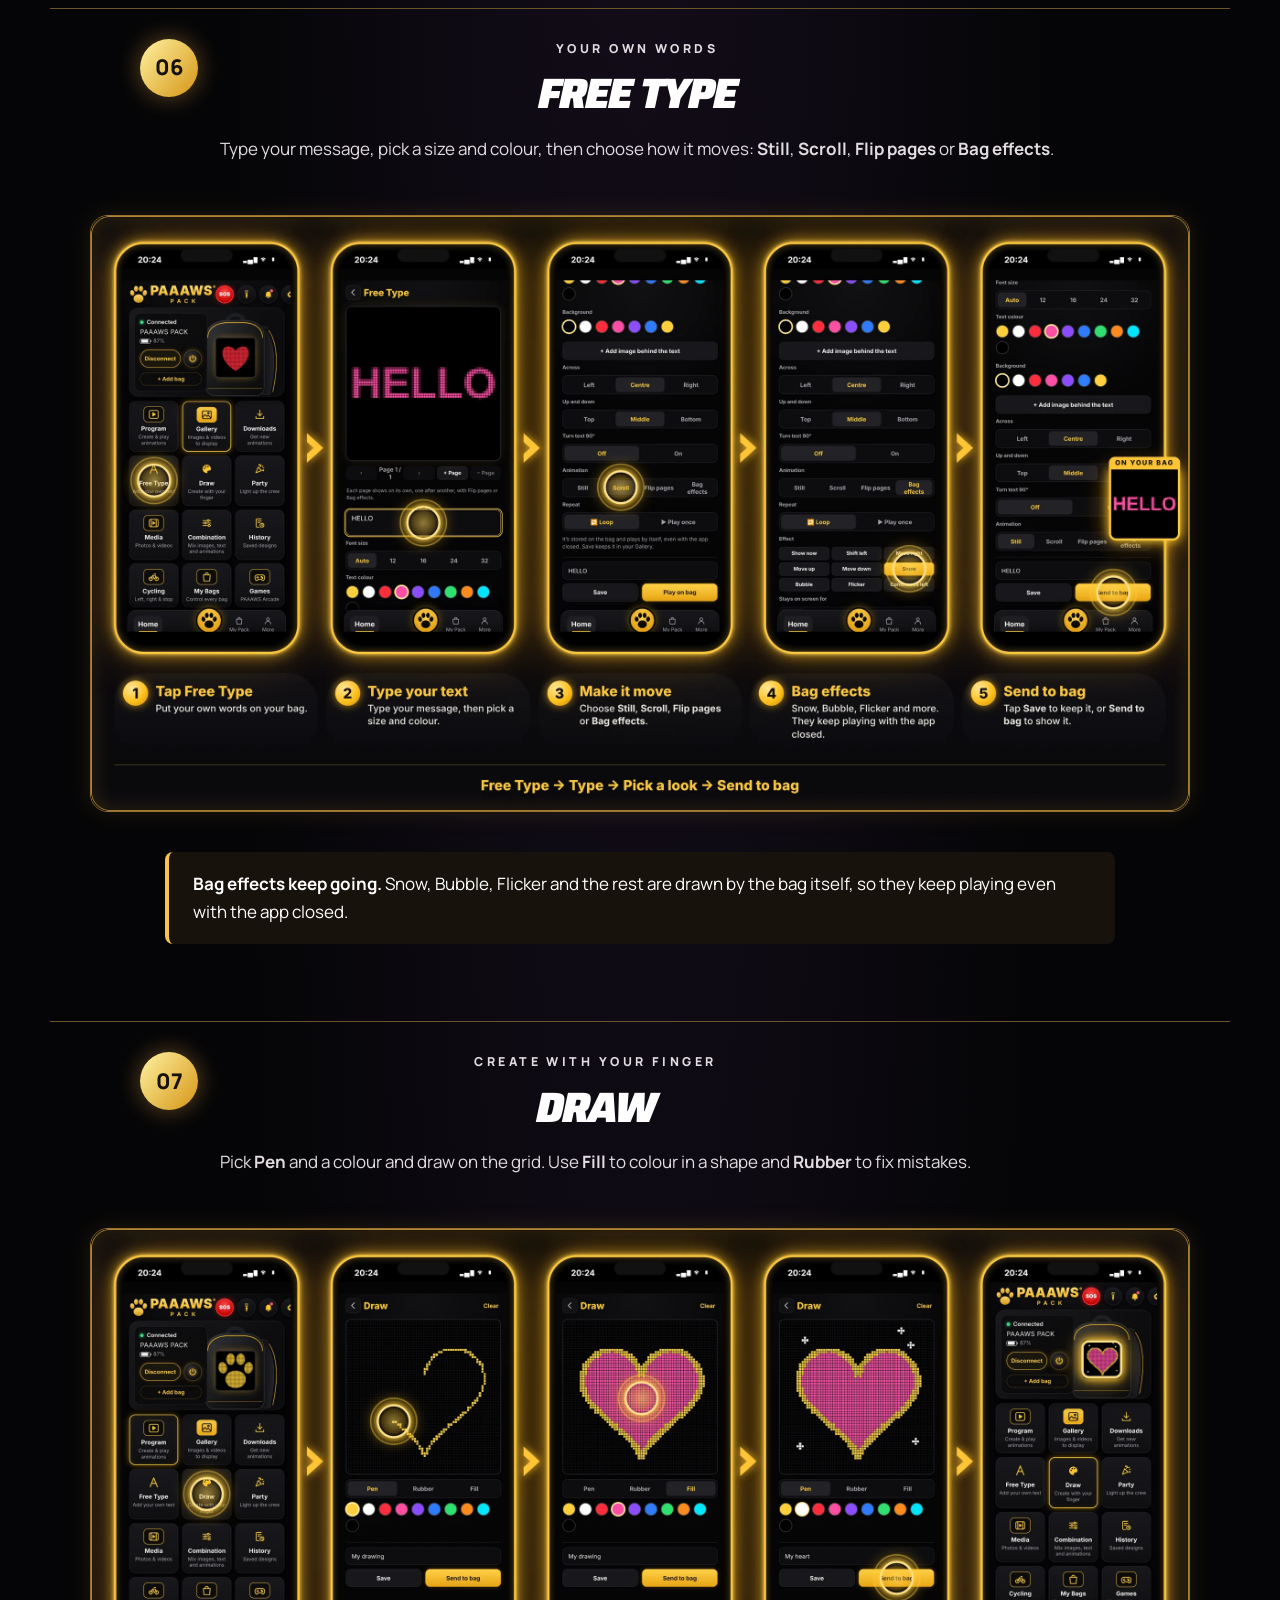
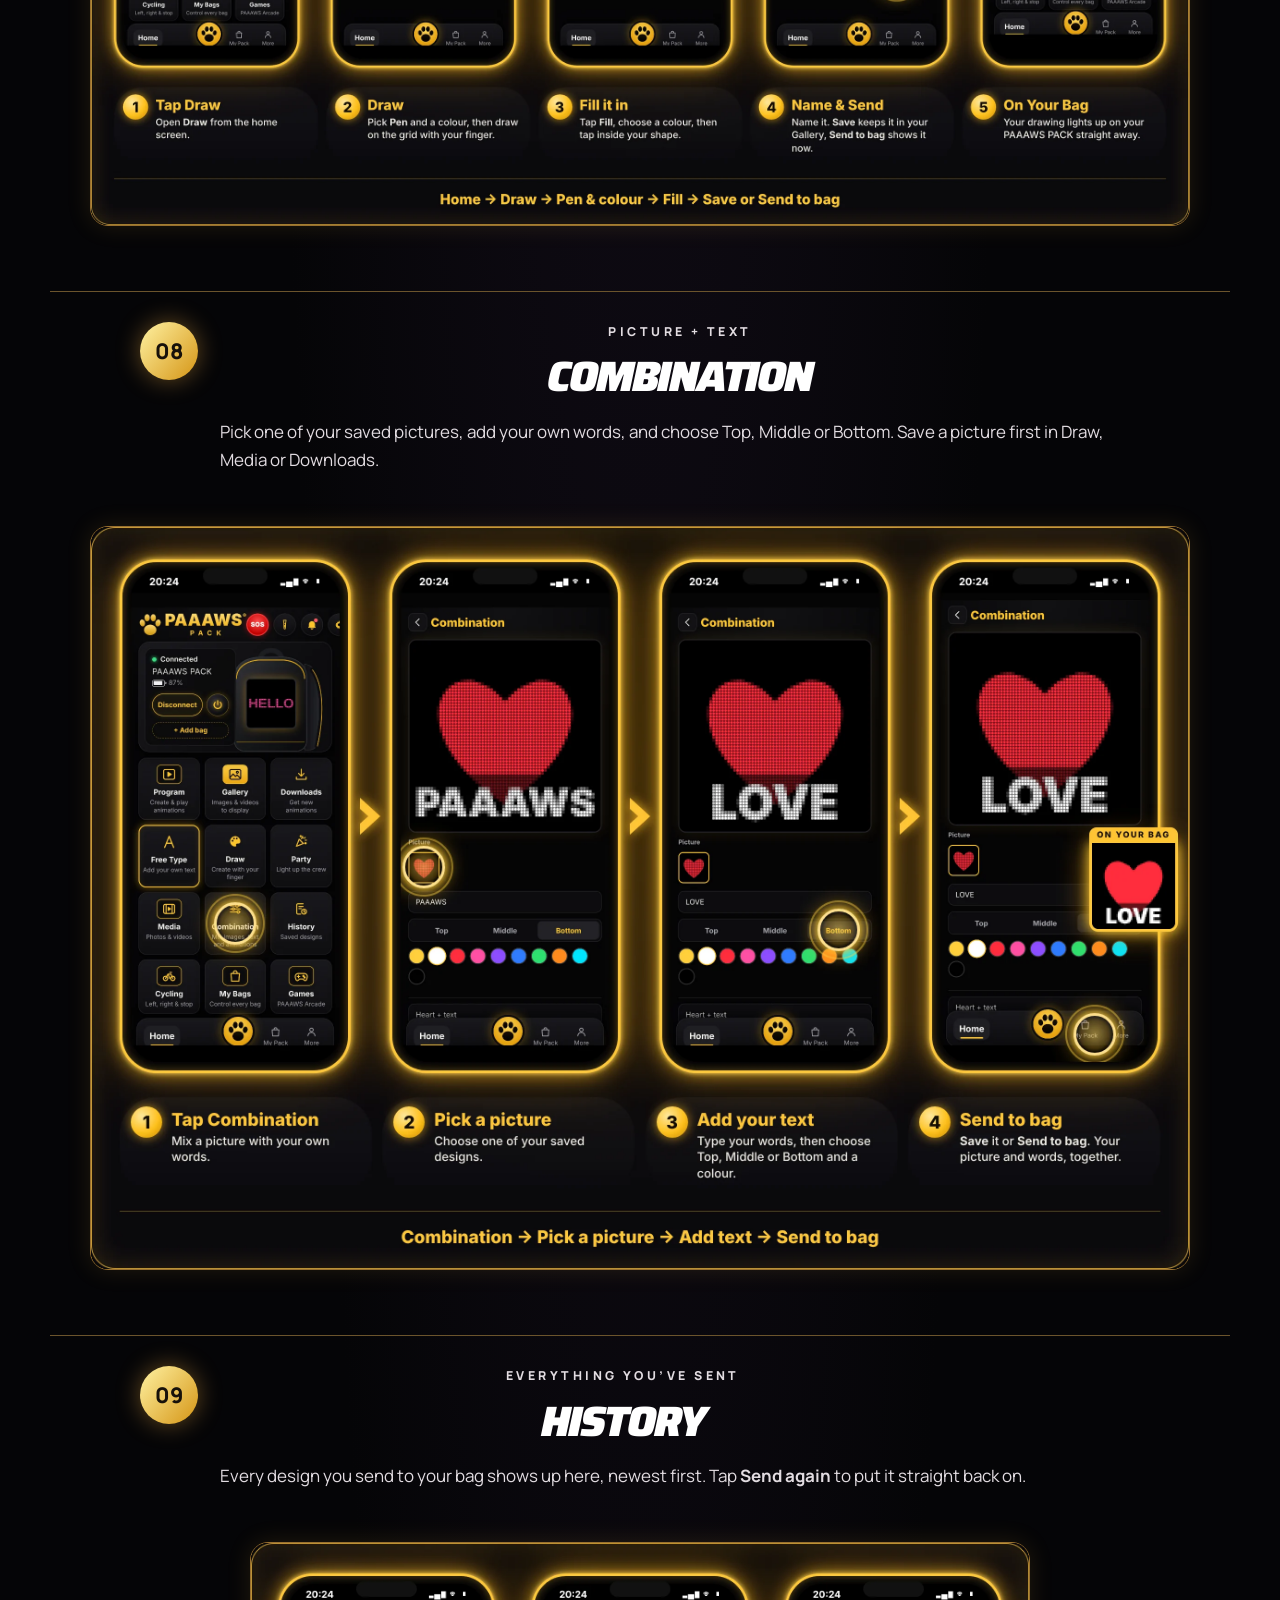
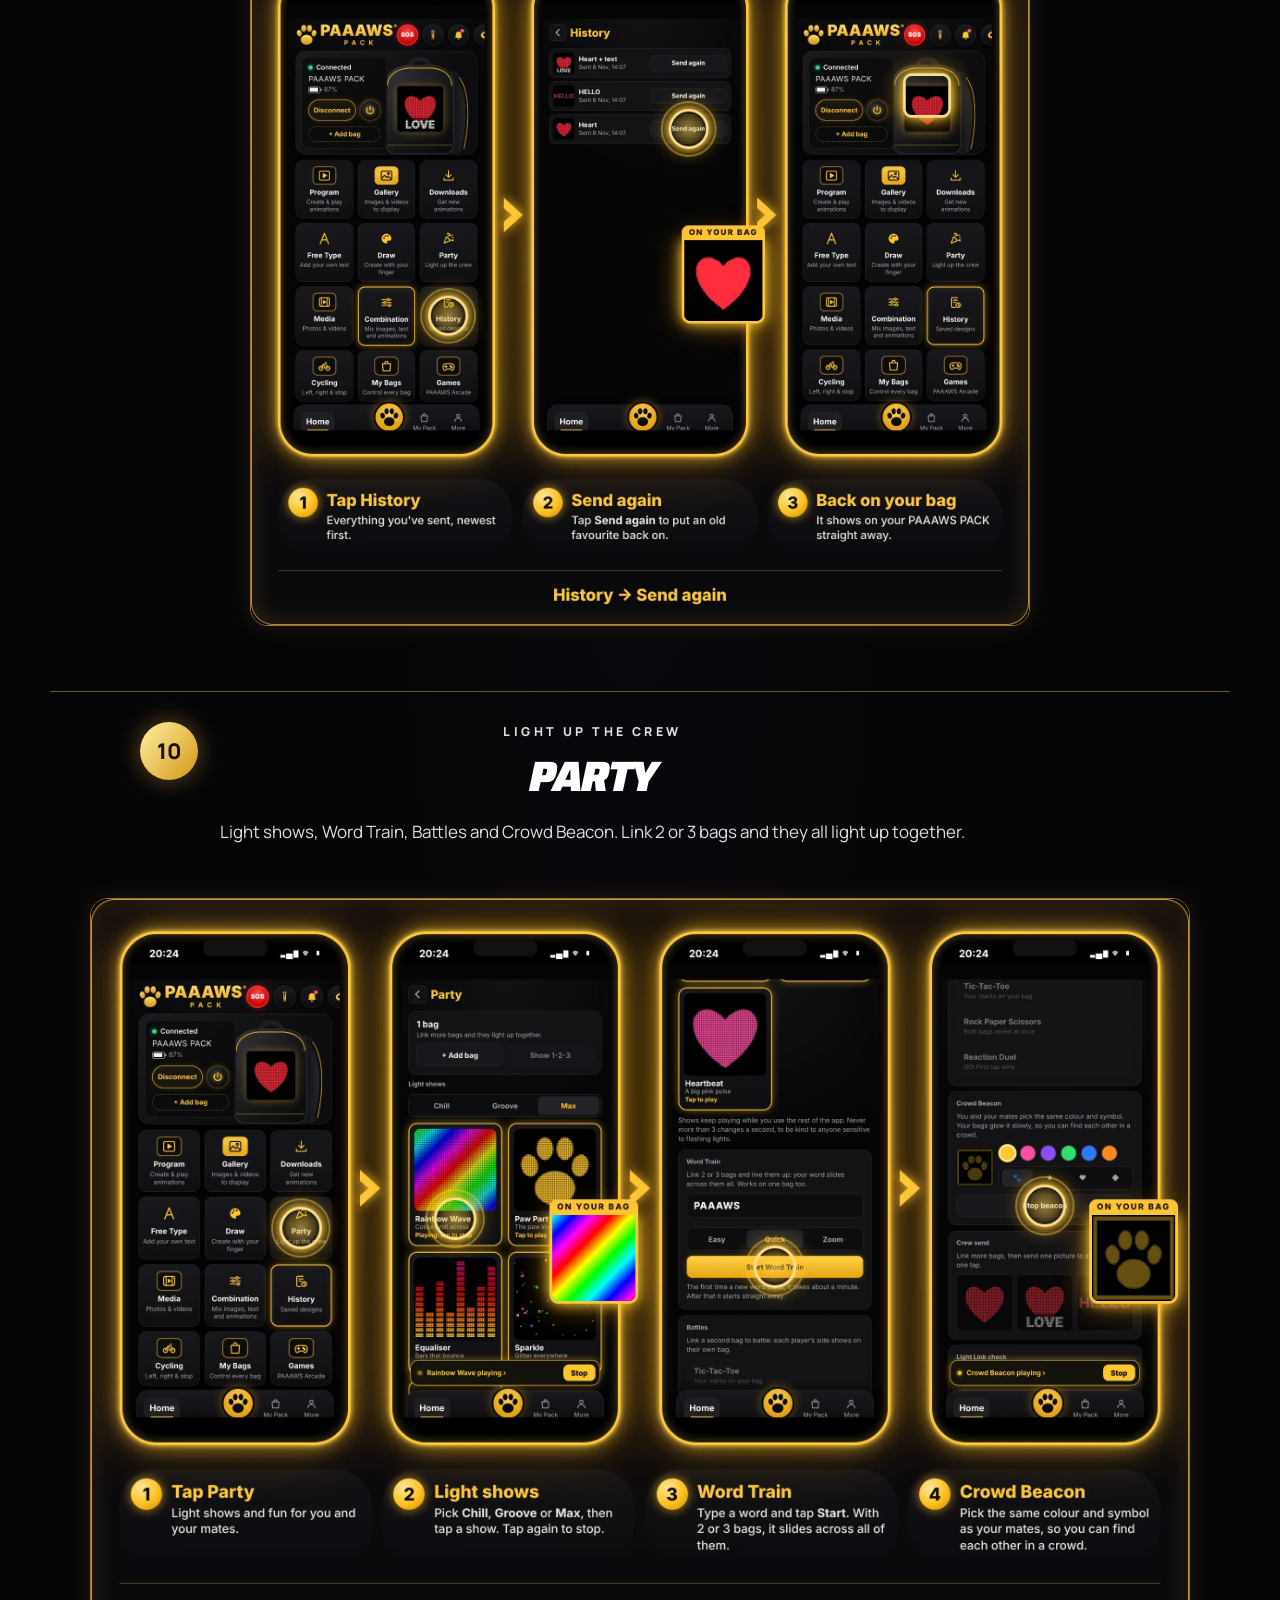
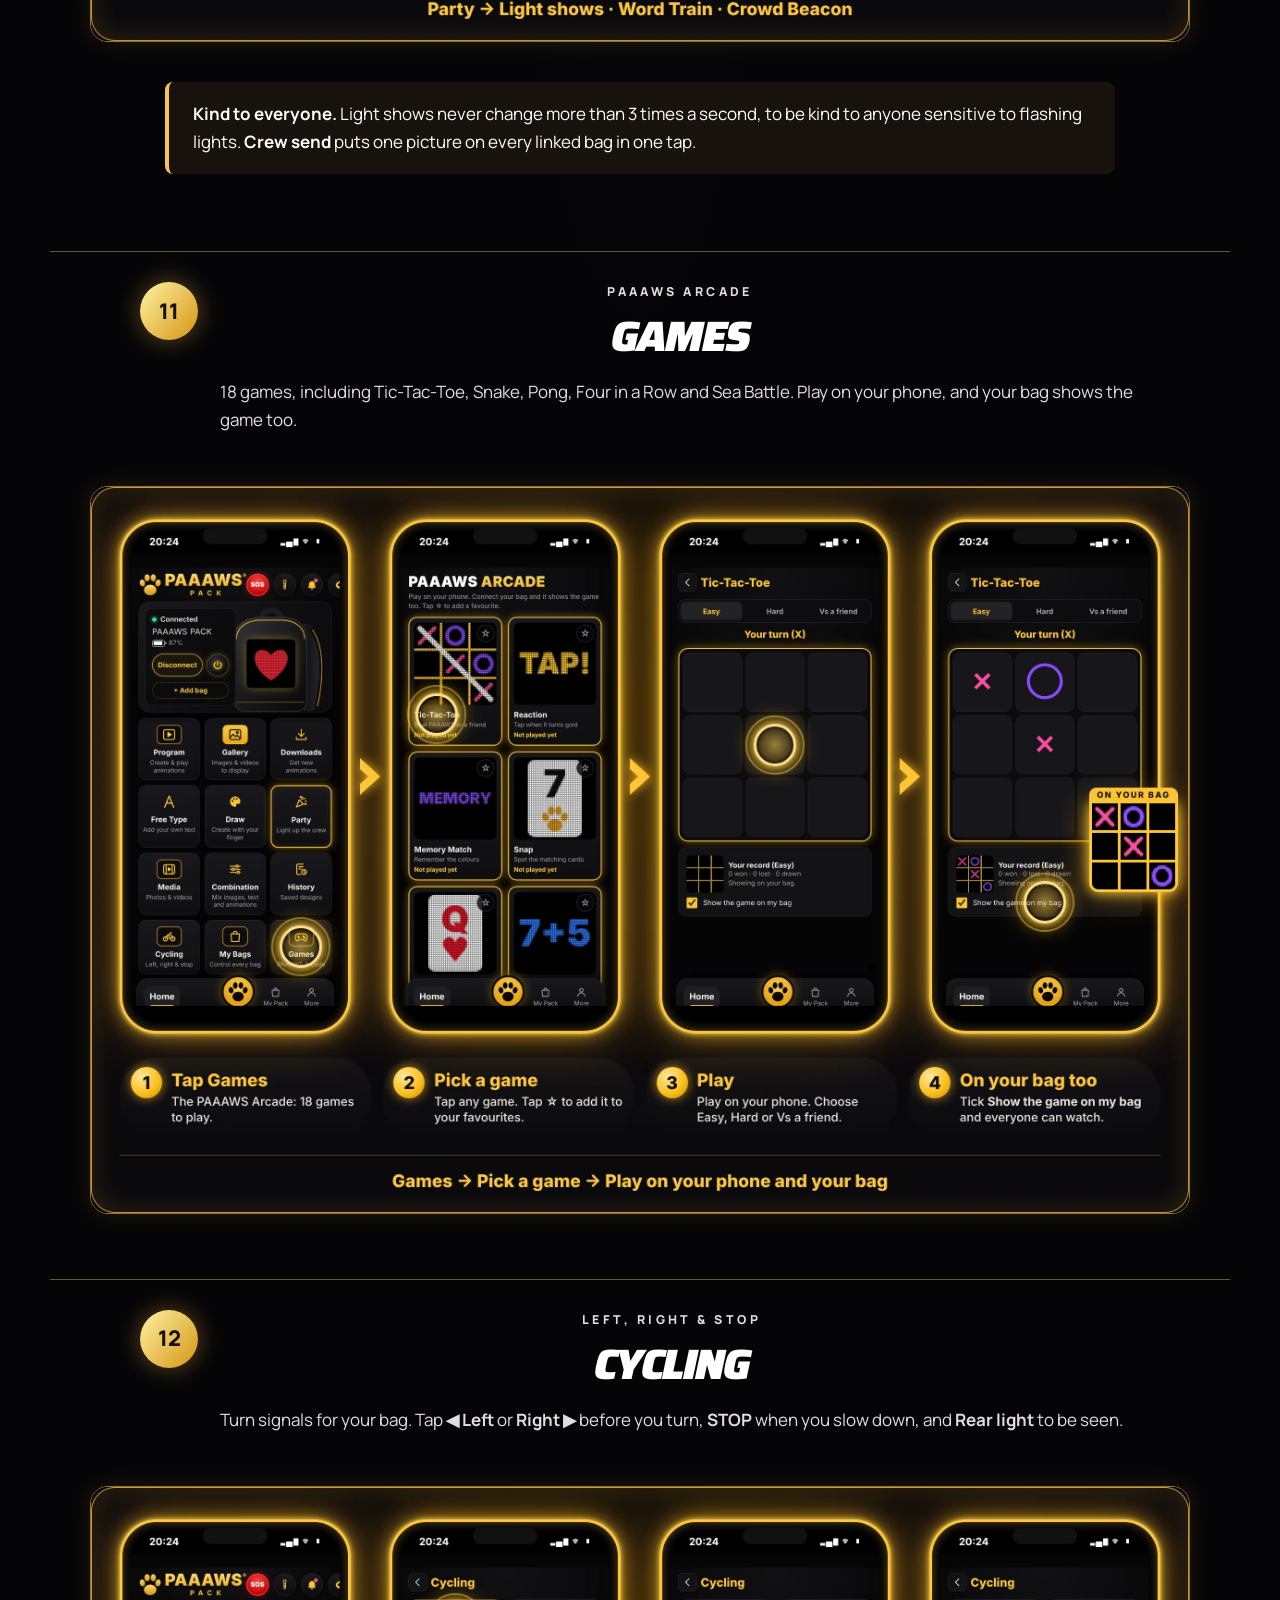
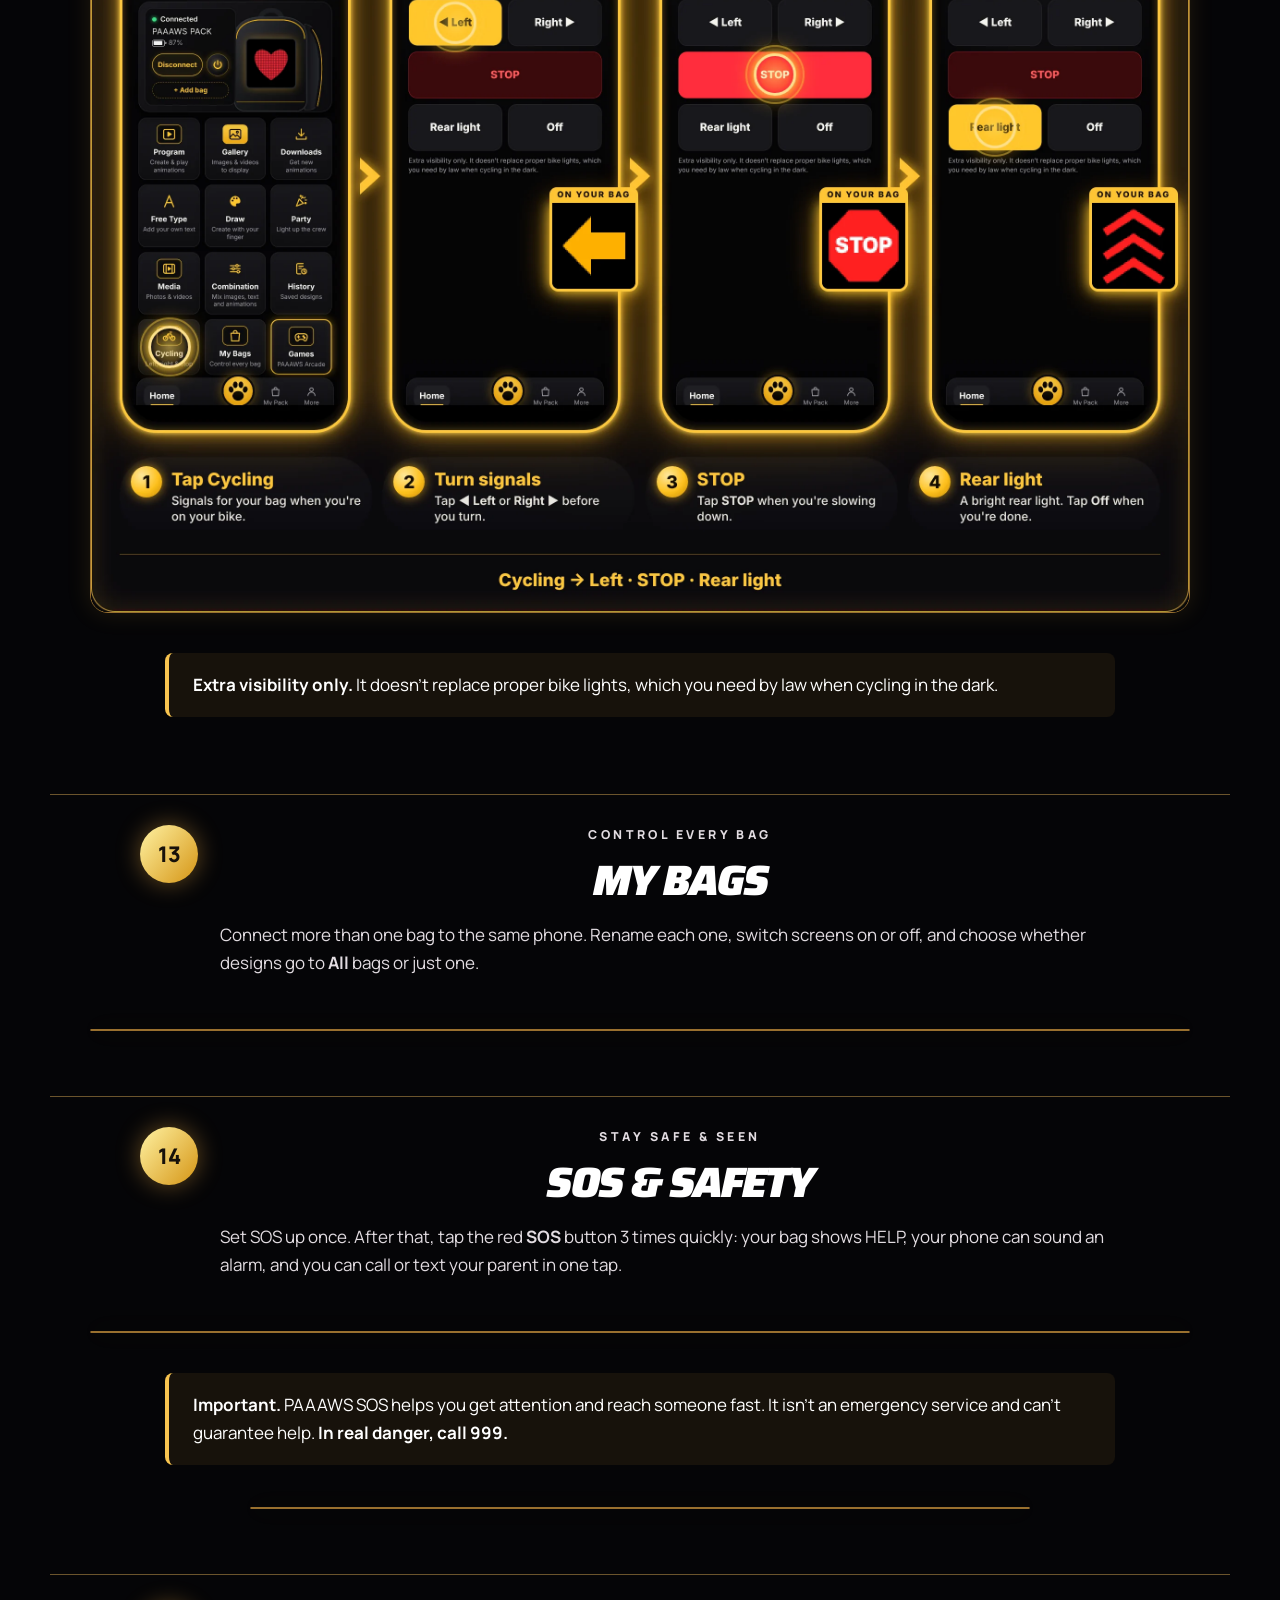
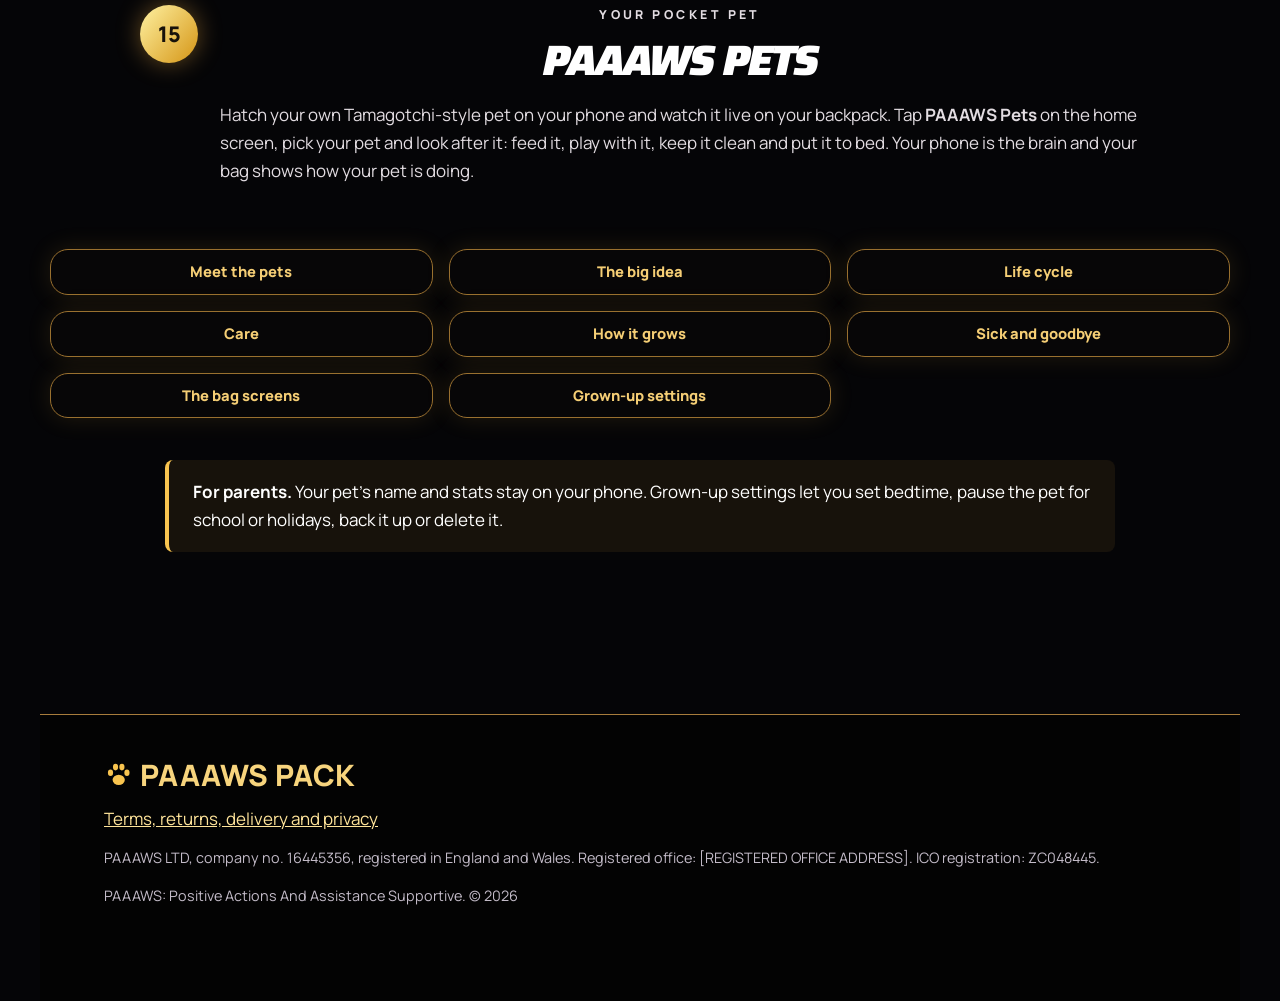
<file: how.html>
<!DOCTYPE html>

<html lang="en-GB"><head>
<meta charset="utf-8"/>
<meta content="width=device-width, initial-scale=1, viewport-fit=cover" name="viewport"/>
<title>How it works | PAAAWS PACK</title>
<meta content="PAAAWS PACK is a backpack with a full-colour 64×64 LED screen you control from your Android phone. Pictures, GIFs, moving text, games and an SOS flash. £40, UK delivery." name="description"/>
<link href="data:image/svg+xml,%3Csvg viewBox='0 0 24 24' xmlns='http://www.w3.org/2000/svg'%3E%3Cg fill='%23f8c44f'%3E%3Cellipse cx='12' cy='16.2' rx='5' ry='4.2'/%3E%3Cellipse cx='5.3' cy='10.4' rx='2.1' ry='2.6'/%3E%3Cellipse cx='9.4' cy='5.8' rx='2.1' ry='2.7'/%3E%3Cellipse cx='14.6' cy='5.8' rx='2.1' ry='2.7'/%3E%3Cellipse cx='18.7' cy='10.4' rx='2.1' ry='2.6'/%3E%3C/g%3E%3C/svg%3E" rel="icon"/>
<link href="https://fonts.googleapis.com" rel="preconnect"/>
<link crossorigin="" href="https://fonts.gstatic.com" rel="preconnect"/>
<link href="https://fonts.googleapis.com/css2?family=Saira:ital,wght@1,700;1,900&amp;family=Manrope:wght@400;600;800&amp;display=swap" rel="stylesheet"/>
<link href="style.css" rel="stylesheet"/>
</head><body><header class="top">
<a aria-label="PAAAWS PACK home" class="brand" href="index.html"><span aria-hidden="true" class="paw"><svg class="paw-ico" viewBox="0 0 24 24" width="1em" height="1em" aria-hidden="true" focusable="false"><g fill="#f8c44f"><ellipse cx="12" cy="16.2" rx="5" ry="4.2"/><ellipse cx="5.3" cy="10.4" rx="2.1" ry="2.6"/><ellipse cx="9.4" cy="5.8" rx="2.1" ry="2.7"/><ellipse cx="14.6" cy="5.8" rx="2.1" ry="2.7"/><ellipse cx="18.7" cy="10.4" rx="2.1" ry="2.6"/></g></svg></span> PAAAWS PACK</a>
<nav aria-label="Main"><a href="index.html">Home</a>
<a href="shop.html">Shop</a>
<a href="protect.html">Protect</a>
<a href="features.html">Features</a>
<a aria-current="page" href="how.html">How it works</a>
<a href="faq.html">FAQs</a>
<a href="contact.html">Contact</a>
<a href="cart.html">🛒 Order</a></nav>
</header><main><section class="how" id="how"><p class="section-kicker">PAAAWS PACK APP GUIDE</p>
<h1 class="tutorial-title">CONNECT. CREATE. <span class="gold-text">SHINE.</span></h1>
<p class="tutorial-intro">See exactly how to connect your pack and use every part of the app, step by step.</p>
<div class="tutorial-jump"><a href="#connect-guide">01 · Connect your bag</a><a href="#quick-guide">02 · Quickest way</a><a href="#program-guide">03 · Program section</a><a href="#gallery-guide">04 · Gallery</a><a href="#downloads-guide">05 · Downloads</a><a href="#freetype-guide">06 · Free Type</a><a href="#draw-guide">07 · Draw</a><a href="#combination-guide">08 · Combination</a><a href="#history-guide">09 · History</a><a href="#party-guide">10 · Party</a><a href="#games-guide">11 · Games</a><a href="#cycling-guide">12 · Cycling</a><a href="#mybags-guide">13 · My Bags</a><a href="#safety-guide">14 · SOS &amp; Safety</a><a href="#pets-guide">15 · PAAAWS Pets</a></div>
<nav class="tutorial-side" aria-label="Jump to a section">
<a href="#connect-guide"><b>01</b><span>Connect</span></a>
<a href="#quick-guide"><b>02</b><span>Quickest way</span></a>
<a href="#program-guide"><b>03</b><span>Program</span></a>
<a href="#gallery-guide"><b>04</b><span>Gallery</span></a>
<a href="#downloads-guide"><b>05</b><span>Downloads</span></a>
<a href="#freetype-guide"><b>06</b><span>Free Type</span></a>
<a href="#draw-guide"><b>07</b><span>Draw</span></a>
<a href="#combination-guide"><b>08</b><span>Combination</span></a>
<a href="#history-guide"><b>09</b><span>History</span></a>
<a href="#party-guide"><b>10</b><span>Party</span></a>
<a href="#games-guide"><b>11</b><span>Games</span></a>
<a href="#cycling-guide"><b>12</b><span>Cycling</span></a>
<a href="#mybags-guide"><b>13</b><span>My Bags</span></a>
<a href="#safety-guide"><b>14</b><span>SOS &amp; Safety</span></a>
<a href="#pets-guide"><b>15</b><span>PAAAWS Pets</span></a>
<a href="#how" class="side-top"><b>↑</b><span>Back to top</span></a>
</nav>
<section class="tutorial-block" id="connect-guide"><div class="tutorial-heading"><span class="tutorial-number">01</span><div><p class="section-kicker">GET STARTED</p><h2>CONNECT YOUR BAG</h2><p>Open PAAAWS PACK, press Connect, choose your device and tap Pair. When the green Connected light appears, you're ready.</p></div></div>
<figure class="tutorial-figure"><img alt="Three phone screens showing the PAAAWS PACK app icon being tapped and the app opening" loading="lazy" src="tutorial/launch-sequence.png"/><figcaption>Open the PAAAWS PACK app</figcaption></figure>
<figure class="tutorial-figure"><img alt="Three phone screens showing Connect, selecting the Bluetooth device, and successful connection" loading="lazy" src="tutorial/connection-tutorial.png"/><figcaption>Connect → select your bag → Pair</figcaption></figure></section>
<section class="tutorial-block" id="quick-guide"><div class="tutorial-heading"><span class="tutorial-number">02</span><div><p class="section-kicker">PHOTOS · VIDEOS · GIFS</p><h2>THE QUICKEST WAY TO GET SOMETHING ON YOUR BAG</h2><p>Tap <strong>Media</strong>, choose a photo, video or GIF from your phone, then tap <strong>Play on bag</strong>. That's it — no need to save first.</p></div></div>
<figure class="tutorial-figure"><img alt="Four phone screens showing how to open Media, select a file from the phone gallery and play it on the pack" loading="lazy" src="tutorial/media-loading-1.png"/><figcaption>Media → Pick a photo or video → Select → Play on bag</figcaption></figure>
<div class="tutorial-tip"><strong>Want to keep it?</strong> Rename your design and press <strong>Save</strong> to build up your own album. Or press <strong>Play on bag</strong> to send it straight to your pack.</div>
<figure class="tutorial-figure"><img alt="Three phone screens showing a Santa GIF being selected, renamed, saved and played" loading="lazy" src="tutorial/santa-save-play.png"/><figcaption>Example: Santa GIF — choose, rename, save or play</figcaption></figure>
<figure class="tutorial-figure"><img alt="Three phone screens showing the Shaz cat GIF being renamed and played on the bag" loading="lazy" src="tutorial/cat-save-play.png"/><figcaption>Example: Shaz the cat — same quick process</figcaption></figure>
<div class="tutorial-sources"><h3>WHERE TO GET YOUR GIFS</h3><p>Make your own GIF with ChatGPT, or find a ready-made one using your web browser. Save it to your phone, then use the Media steps above to send it to your pack.</p>
<figure class="tutorial-figure"><img src="tutorial/chatgpt-gifs.png" loading="lazy" alt="Three steps to create a GIF in ChatGPT and save it to your phone"/><figcaption>Option 1 — Create your own GIF with ChatGPT</figcaption></figure>
<figure class="tutorial-figure"><img src="tutorial/web-browser-gifs.png" loading="lazy" alt="Three steps to find a GIF in a web browser, download it and use it in the PAAAWS PACK app"/><figcaption>Option 2 — Find and download GIFs through your browser</figcaption></figure>
<p class="tutorial-note">Only download and use media you have permission to use. Download options may vary by website and browser.</p></div>
</section>
<section class="tutorial-block" id="program-guide"><div class="tutorial-heading"><span class="tutorial-number">03</span><div><p class="section-kicker">LOAD UP YOUR PROGRAM</p><h2>PROGRAM SECTION</h2><p>Line up your designs and play them on your bag one after another. Pick <strong>Loop</strong> or <strong>Play once</strong>, then tap <strong>Play on bag</strong>.</p></div></div>
<figure class="tutorial-figure program-figure"><img alt="Three phone screens showing the Program screen: open Program and name it, add and set up designs, then choose Loop or Play once and tap Play on bag" loading="lazy" src="tutorial/program-guide-v2.png"/><figcaption>Option 1 — Program your bag: open Program → add &amp; set up → choose Loop or Play once → Play on bag</figcaption></figure>
<div class="tutorial-tip"><strong>Keep using the app.</strong> Your program keeps playing while you use the rest of the app. The first play loads each design once — after that it starts straight away.</div>
</section>
<section class="tutorial-block" id="gallery-guide"><div class="tutorial-heading"><span class="tutorial-number">04</span><div><p class="section-kicker">YOUR SAVED DESIGNS</p><h2>GALLERY</h2><p>Everything you save from Draw, Free Type, Media and Downloads ends up here. Tap <strong>☆</strong> to favourite a design, then tap it and press <strong>Send to bag</strong>.</p></div></div>
<figure class="tutorial-figure guide-figure guide-3"><img alt="3 phone screens showing how to use Gallery in the PAAAWS PACK app" loading="lazy" src="tutorial/gallery-guide.webp"/><figcaption>Gallery → ☆ Favourite → Tap a design → Send to bag</figcaption></figure>
</section>
<section class="tutorial-block" id="downloads-guide"><div class="tutorial-heading"><span class="tutorial-number">05</span><div><p class="section-kicker">READY-MADE DESIGNS</p><h2>DOWNLOADS</h2><p>Free PAAAWS designs, ready to go. Tap <strong>Get</strong> to keep one in your Gallery, or <strong>Send</strong> to show it now. Designs marked ▶ move on your bag.</p></div></div>
<figure class="tutorial-figure guide-figure guide-3"><img alt="3 phone screens showing how to use Downloads in the PAAAWS PACK app" loading="lazy" src="tutorial/downloads-guide.webp"/><figcaption>Downloads → Get to keep it → Send to play it</figcaption></figure>
</section>
<section class="tutorial-block" id="freetype-guide"><div class="tutorial-heading"><span class="tutorial-number">06</span><div><p class="section-kicker">YOUR OWN WORDS</p><h2>FREE TYPE</h2><p>Type your message, pick a size and colour, then choose how it moves: <strong>Still</strong>, <strong>Scroll</strong>, <strong>Flip pages</strong> or <strong>Bag effects</strong>.</p></div></div>
<figure class="tutorial-figure guide-figure"><img alt="5 phone screens showing how to use Free Type in the PAAAWS PACK app" loading="lazy" src="tutorial/freetype-guide.webp"/><figcaption>Free Type → Type → Pick a look → Send to bag</figcaption></figure>
<div class="tutorial-tip"><strong>Bag effects keep going.</strong> Snow, Bubble, Flicker and the rest are drawn by the bag itself, so they keep playing even with the app closed.</div>
</section>
<section class="tutorial-block" id="draw-guide"><div class="tutorial-heading"><span class="tutorial-number">07</span><div><p class="section-kicker">CREATE WITH YOUR FINGER</p><h2>DRAW</h2><p>Pick <strong>Pen</strong> and a colour and draw on the grid. Use <strong>Fill</strong> to colour in a shape and <strong>Rubber</strong> to fix mistakes.</p></div></div>
<figure class="tutorial-figure guide-figure"><img alt="5 phone screens showing how to use Draw in the PAAAWS PACK app" loading="lazy" src="tutorial/draw-guide.webp"/><figcaption>Home → Draw → Pen &amp; colour → Fill → Save or Send to bag</figcaption></figure>
</section>
<section class="tutorial-block" id="combination-guide"><div class="tutorial-heading"><span class="tutorial-number">08</span><div><p class="section-kicker">PICTURE + TEXT</p><h2>COMBINATION</h2><p>Pick one of your saved pictures, add your own words, and choose Top, Middle or Bottom. Save a picture first in Draw, Media or Downloads.</p></div></div>
<figure class="tutorial-figure guide-figure"><img alt="4 phone screens showing how to use Combination in the PAAAWS PACK app" loading="lazy" src="tutorial/combination-guide.webp"/><figcaption>Combination → Pick a picture → Add text → Send to bag</figcaption></figure>
</section>
<section class="tutorial-block" id="history-guide"><div class="tutorial-heading"><span class="tutorial-number">09</span><div><p class="section-kicker">EVERYTHING YOU’VE SENT</p><h2>HISTORY</h2><p>Every design you send to your bag shows up here, newest first. Tap <strong>Send again</strong> to put it straight back on.</p></div></div>
<figure class="tutorial-figure guide-figure guide-3"><img alt="3 phone screens showing how to use History in the PAAAWS PACK app" loading="lazy" src="tutorial/history-guide.webp"/><figcaption>History → Send again</figcaption></figure>
</section>
<section class="tutorial-block" id="party-guide"><div class="tutorial-heading"><span class="tutorial-number">10</span><div><p class="section-kicker">LIGHT UP THE CREW</p><h2>PARTY</h2><p>Light shows, Word Train, Battles and Crowd Beacon. Link 2 or 3 bags and they all light up together.</p></div></div>
<figure class="tutorial-figure guide-figure"><img alt="4 phone screens showing how to use Party in the PAAAWS PACK app" loading="lazy" src="tutorial/party-guide.webp"/><figcaption>Party → Light shows · Word Train · Crowd Beacon</figcaption></figure>
<div class="tutorial-tip"><strong>Kind to everyone.</strong> Light shows never change more than 3 times a second, to be kind to anyone sensitive to flashing lights. <strong>Crew send</strong> puts one picture on every linked bag in one tap.</div>
</section>
<section class="tutorial-block" id="games-guide"><div class="tutorial-heading"><span class="tutorial-number">11</span><div><p class="section-kicker">PAAAWS ARCADE</p><h2>GAMES</h2><p>18 games, including Tic-Tac-Toe, Snake, Pong, Four in a Row and Sea Battle. Play on your phone, and your bag shows the game too.</p></div></div>
<figure class="tutorial-figure guide-figure"><img alt="4 phone screens showing how to use Games in the PAAAWS PACK app" loading="lazy" src="tutorial/games-guide.webp"/><figcaption>Games → Pick a game → Play on your phone and your bag</figcaption></figure>
</section>
<section class="tutorial-block" id="cycling-guide"><div class="tutorial-heading"><span class="tutorial-number">12</span><div><p class="section-kicker">LEFT, RIGHT &amp; STOP</p><h2>CYCLING</h2><p>Turn signals for your bag. Tap <strong>◀ Left</strong> or <strong>Right ▶</strong> before you turn, <strong>STOP</strong> when you slow down, and <strong>Rear light</strong> to be seen.</p></div></div>
<figure class="tutorial-figure guide-figure"><img alt="4 phone screens showing how to use Cycling in the PAAAWS PACK app" loading="lazy" src="tutorial/cycling-guide.webp"/><figcaption>Cycling → Left · STOP · Rear light</figcaption></figure>
<div class="tutorial-tip"><strong>Extra visibility only.</strong> It doesn’t replace proper bike lights, which you need by law when cycling in the dark.</div>
</section>
<section class="tutorial-block" id="mybags-guide"><div class="tutorial-heading"><span class="tutorial-number">13</span><div><p class="section-kicker">CONTROL EVERY BAG</p><h2>MY BAGS</h2><p>Connect more than one bag to the same phone. Rename each one, switch screens on or off, and choose whether designs go to <strong>All</strong> bags or just one.</p></div></div>
<figure class="tutorial-figure guide-figure"><img alt="4 phone screens showing how to use My Bags in the PAAAWS PACK app" loading="lazy" src="tutorial/mybags-guide.webp"/><figcaption>My Bags → + Add bag → Rename → Choose where designs go</figcaption></figure>
</section>
<section class="tutorial-block" id="safety-guide"><div class="tutorial-heading"><span class="tutorial-number">14</span><div><p class="section-kicker">STAY SAFE &amp; SEEN</p><h2>SOS &amp; SAFETY</h2><p>Set SOS up once. After that, tap the red <strong>SOS</strong> button 3 times quickly: your bag shows HELP, your phone can sound an alarm, and you can call or text your parent in one tap.</p></div></div>
<figure class="tutorial-figure guide-figure"><img alt="5 phone screens showing how to set up and use PAAAWS SOS" loading="lazy" src="tutorial/safety-guide.webp"/><figcaption>More → Safety &amp; SOS → Get ready → Add a parent → SOS ×3</figcaption></figure>
<div class="tutorial-tip"><strong>Important.</strong> PAAAWS SOS helps you get attention and reach someone fast. It isn’t an emergency service and can’t guarantee help. <strong>In real danger, call 999.</strong></div>
<figure class="tutorial-figure guide-figure guide-3"><img alt="3 phone screens showing Ride &amp; Display: Safe Walk and Quick messages" loading="lazy" src="tutorial/ride-guide.webp"/><figcaption>More → Ride &amp; Display → Safe Walk · Quick messages</figcaption></figure>
</section>
<section class="tutorial-block" id="pets-guide"><div class="tutorial-heading"><span class="tutorial-number">15</span><div><p class="section-kicker">YOUR POCKET PET</p><h2>PAAAWS PETS</h2><p>Hatch your own Tamagotchi-style pet on your phone and watch it live on your backpack. Tap <strong>PAAAWS Pets</strong> on the home screen, pick your pet and look after it: feed it, play with it, keep it clean and put it to bed. Your phone is the brain and your bag shows how your pet is doing.</p></div></div><div class="pets-grid"><figure class="tutorial-figure"><a href="tutorial/pets/page1.webp" target="_blank" rel="noopener"><img alt="Meet the pets: Shazalino, Pup, Drako and Pawbo" loading="lazy" src="tutorial/pets/page1.webp"/></a><figcaption>Meet the pets</figcaption></figure><figure class="tutorial-figure"><a href="tutorial/pets/page2.webp" target="_blank" rel="noopener"><img alt="The big idea: your phone is the brain, your bag is the window" loading="lazy" src="tutorial/pets/page2.webp"/></a><figcaption>The big idea</figcaption></figure><figure class="tutorial-figure"><a href="tutorial/pets/page3.webp" target="_blank" rel="noopener"><img alt="Life cycle: egg, baby, child, teen, adult and old" loading="lazy" src="tutorial/pets/page3.webp"/></a><figcaption>Life cycle</figcaption></figure><figure class="tutorial-figure"><a href="tutorial/pets/page4.webp" target="_blank" rel="noopener"><img alt="Care: keep Food, Happy, Energy and Clean up, plus Bedtime at night" loading="lazy" src="tutorial/pets/page4.webp"/></a><figcaption>Care</figcaption></figure><figure class="tutorial-figure"><a href="tutorial/pets/page5.webp" target="_blank" rel="noopener"><img alt="How you care decides how your pet grows: Best, Normal or Scruffy" loading="lazy" src="tutorial/pets/page5.webp"/></a><figcaption>How it grows</figcaption></figure><figure class="tutorial-figure"><a href="tutorial/pets/page6.webp" target="_blank" rel="noopener"><img alt="Getting sick, medicine, and a gentle goodbye with the Memory Album" loading="lazy" src="tutorial/pets/page6.webp"/></a><figcaption>Sick and goodbye</figcaption></figure><figure class="tutorial-figure"><a href="tutorial/pets/page7.webp" target="_blank" rel="noopener"><img alt="The 11 bag screens and the 4 bag modes: Live, Roam, Sleep and Off" loading="lazy" src="tutorial/pets/page7.webp"/></a><figcaption>The bag screens</figcaption></figure><figure class="tutorial-figure"><a href="tutorial/pets/page9.webp" target="_blank" rel="noopener"><img alt="Grown-up settings: Bedtime, School nap, Holiday pause, Skip ahead, Backup and Delete data" loading="lazy" src="tutorial/pets/page9.webp"/></a><figcaption>Grown-up settings</figcaption></figure></div><div class="tutorial-tip"><strong>For parents.</strong> Your pet's name and stats stay on your phone. Grown-up settings let you set bedtime, pause the pet for school or holidays, back it up or delete it.</div></section>

</section></main><a aria-label="Message us on WhatsApp" class="wa-float" data-wa="" href="#">WhatsApp us</a><footer class="foot">
<div class="brand"><span aria-hidden="true" class="paw"><svg class="paw-ico" viewBox="0 0 24 24" width="1em" height="1em" aria-hidden="true" focusable="false"><g fill="#f8c44f"><ellipse cx="12" cy="16.2" rx="5" ry="4.2"/><ellipse cx="5.3" cy="10.4" rx="2.1" ry="2.6"/><ellipse cx="9.4" cy="5.8" rx="2.1" ry="2.7"/><ellipse cx="14.6" cy="5.8" rx="2.1" ry="2.7"/><ellipse cx="18.7" cy="10.4" rx="2.1" ry="2.6"/></g></svg></span> PAAAWS PACK</div>
<nav aria-label="Policies"><a href="policies.html">Terms, returns, delivery and privacy</a></nav>
<p class="small"><span data-company="">PAAAWS LTD</span>, company no. <span data-companyno="">16445356</span>, registered in England and Wales. Registered office: <span data-office="">[REGISTERED OFFICE ADDRESS]</span>. ICO registration: <span data-ico="">[ICO NUMBER]</span>.</p>
<p class="small">PAAAWS: Positive Actions And Assistance Supportive. © <span id="year">2026</span></p>
</footer><script src="config.js"></script><script src="led.js"></script></body></html>
</file>
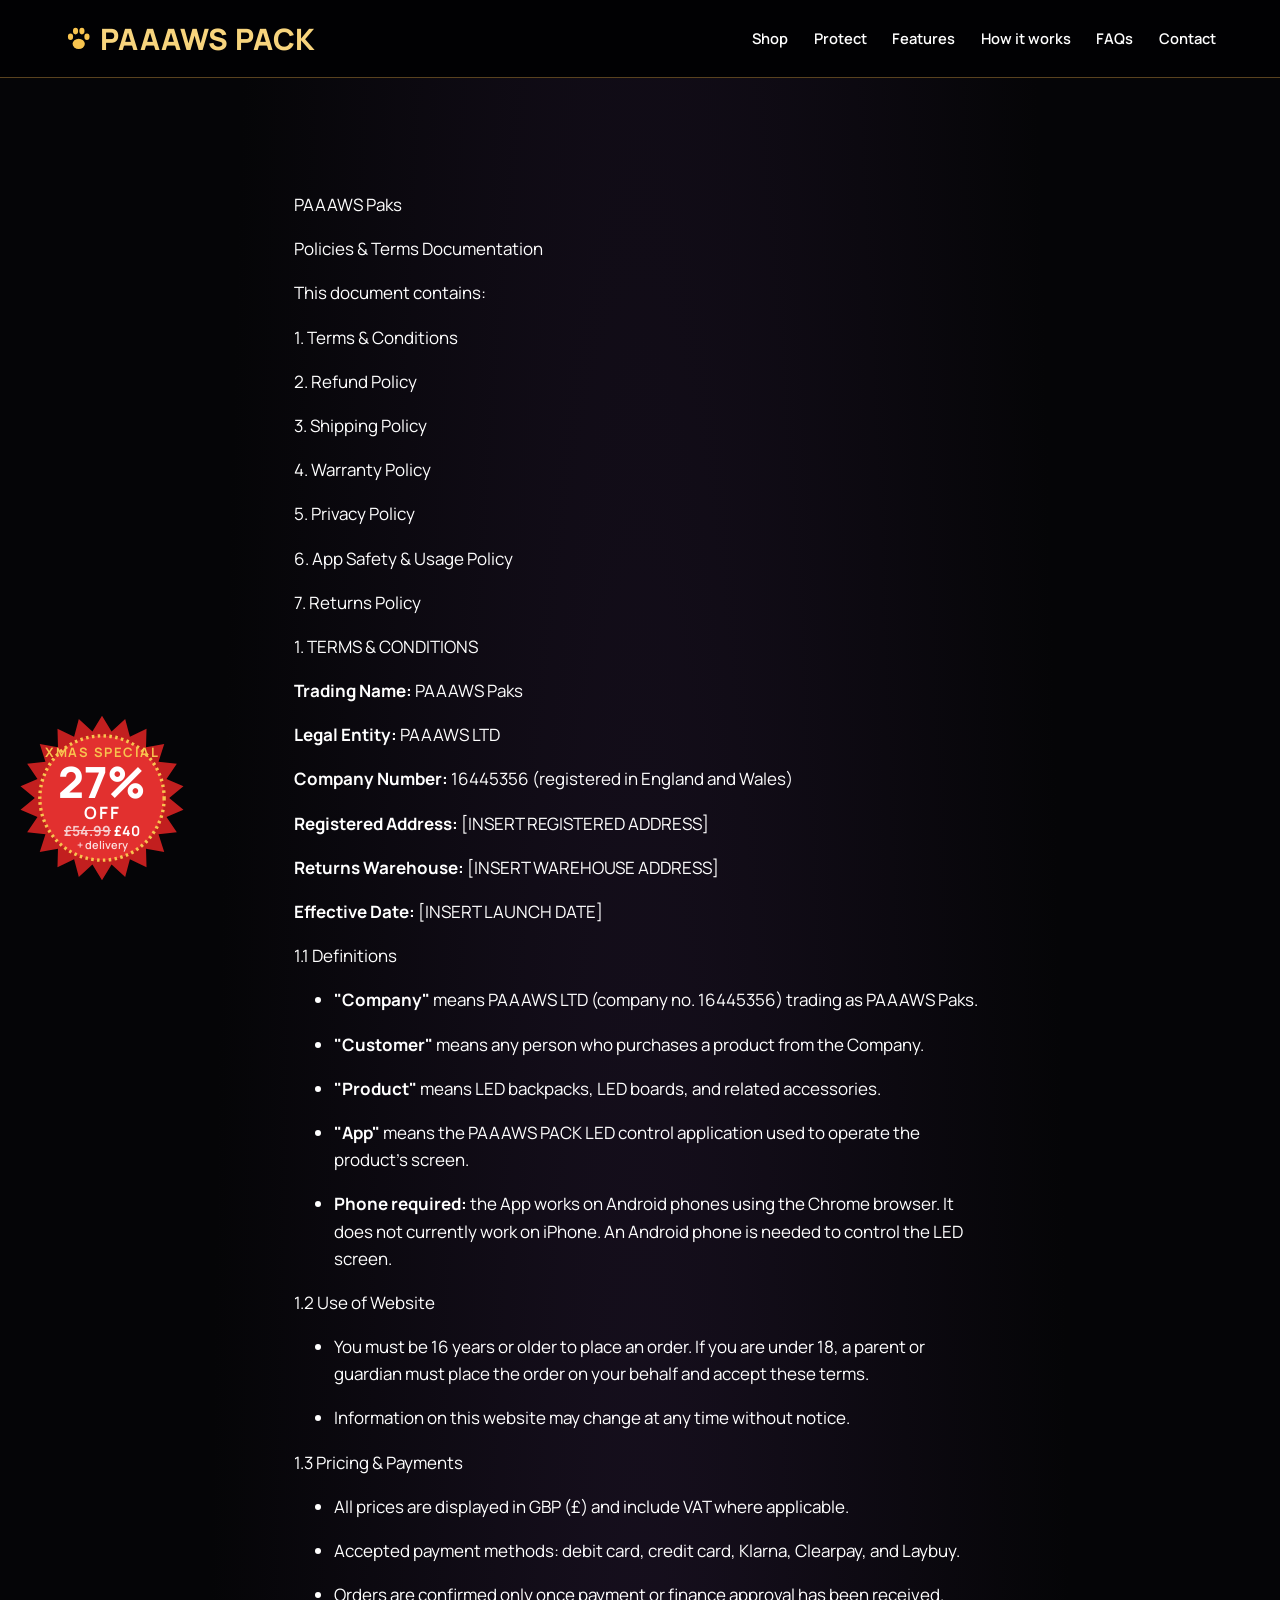
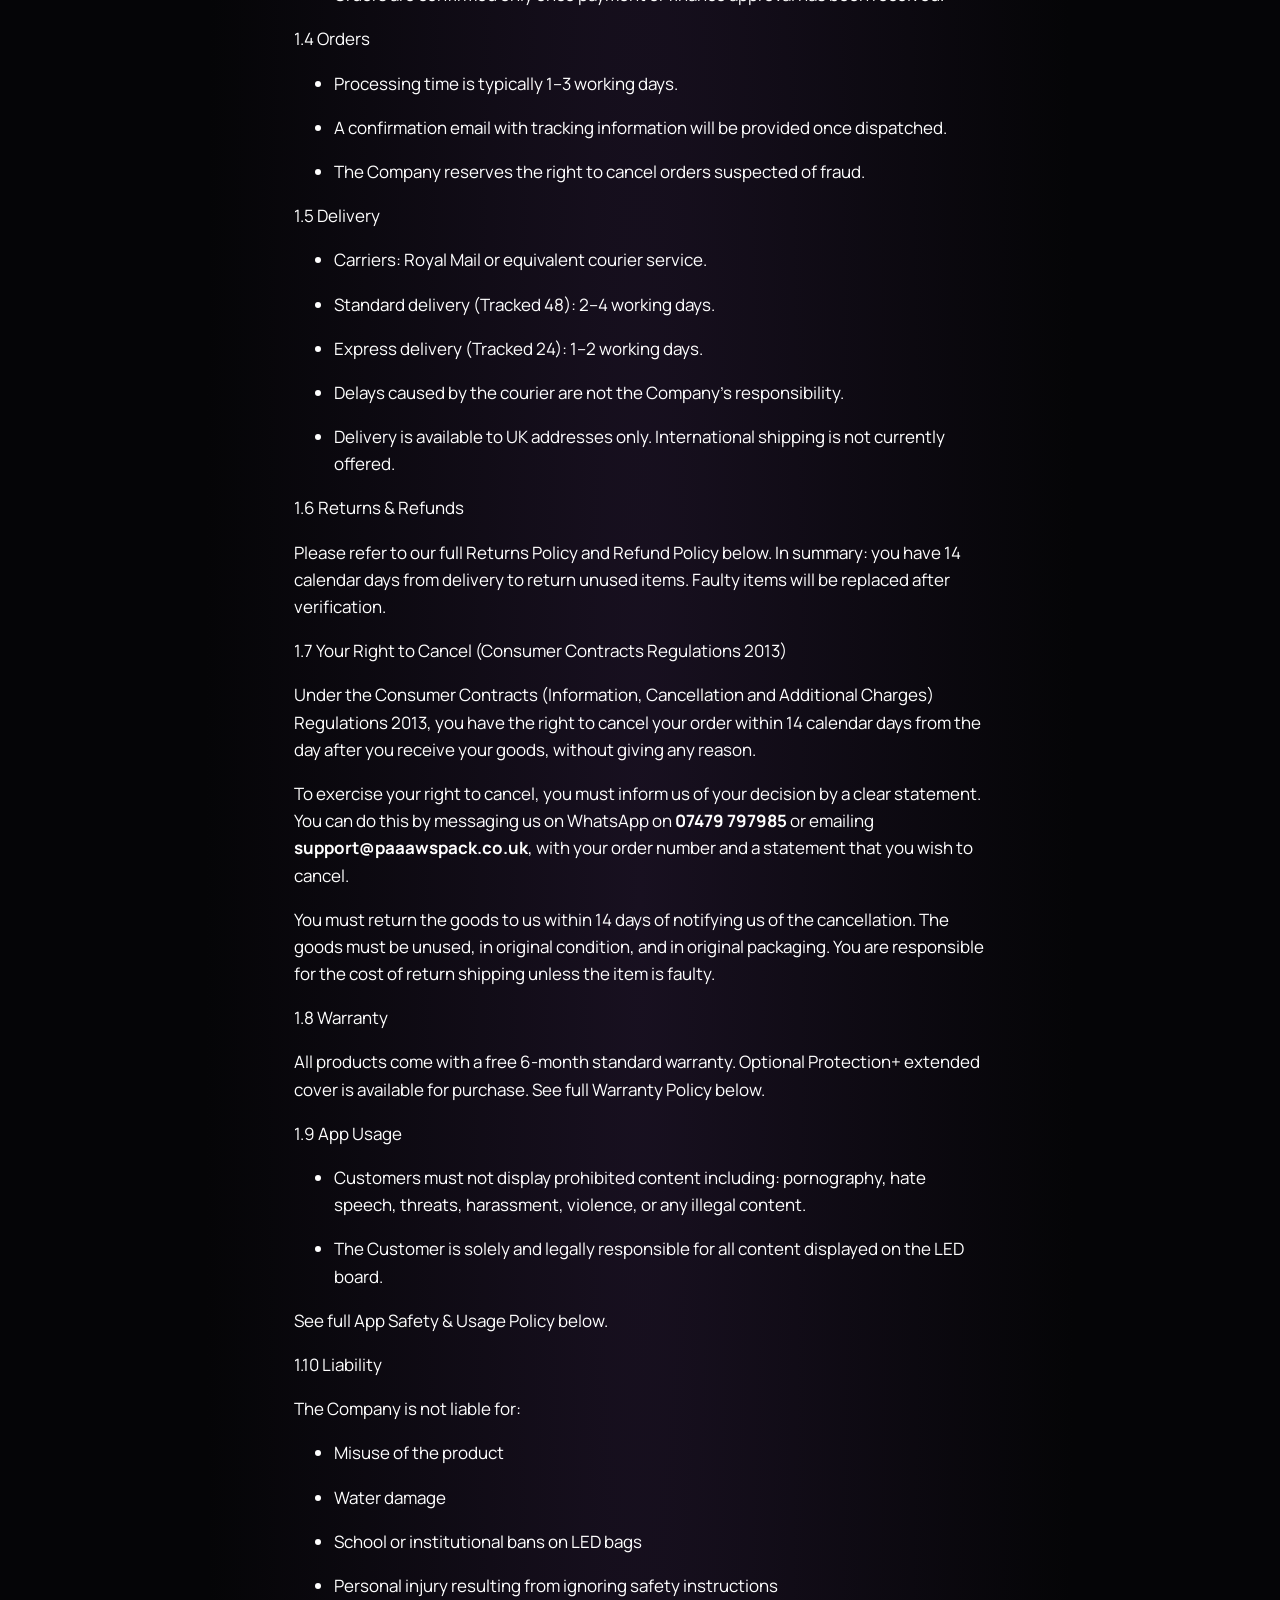
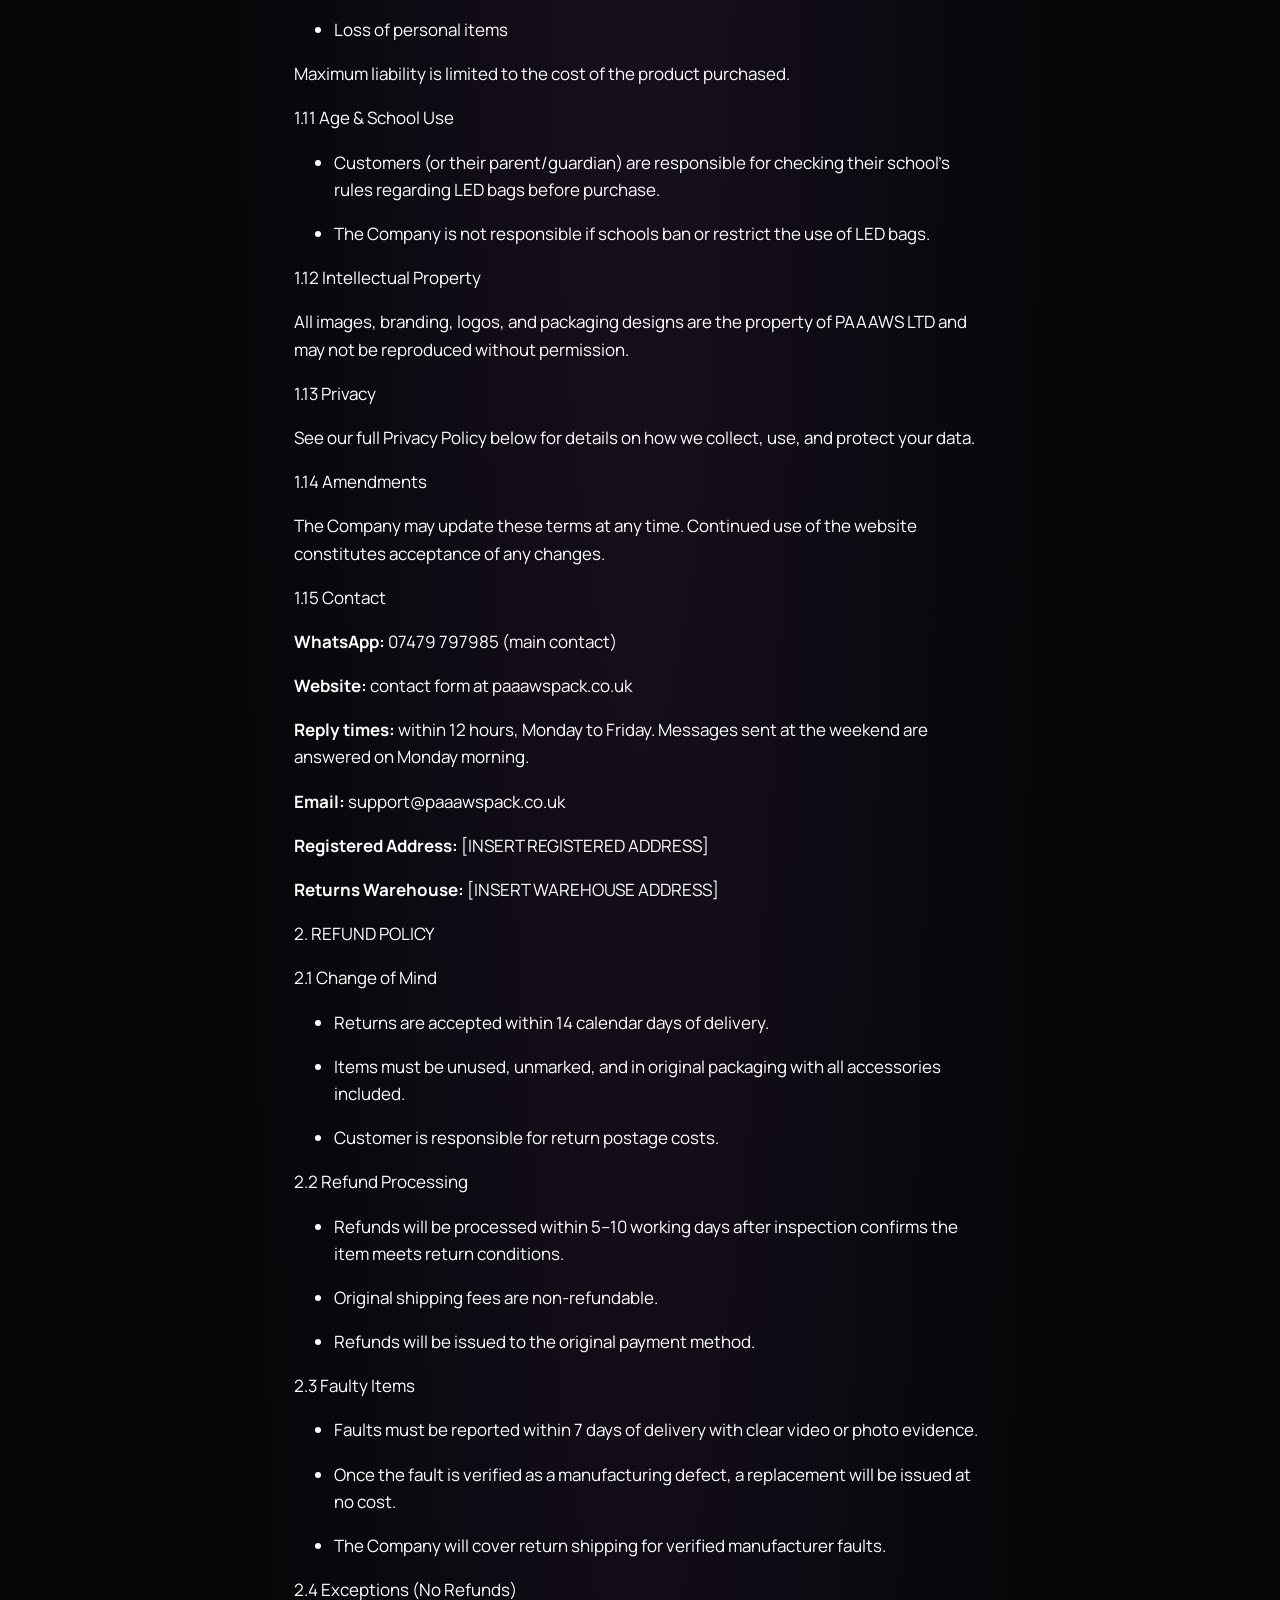
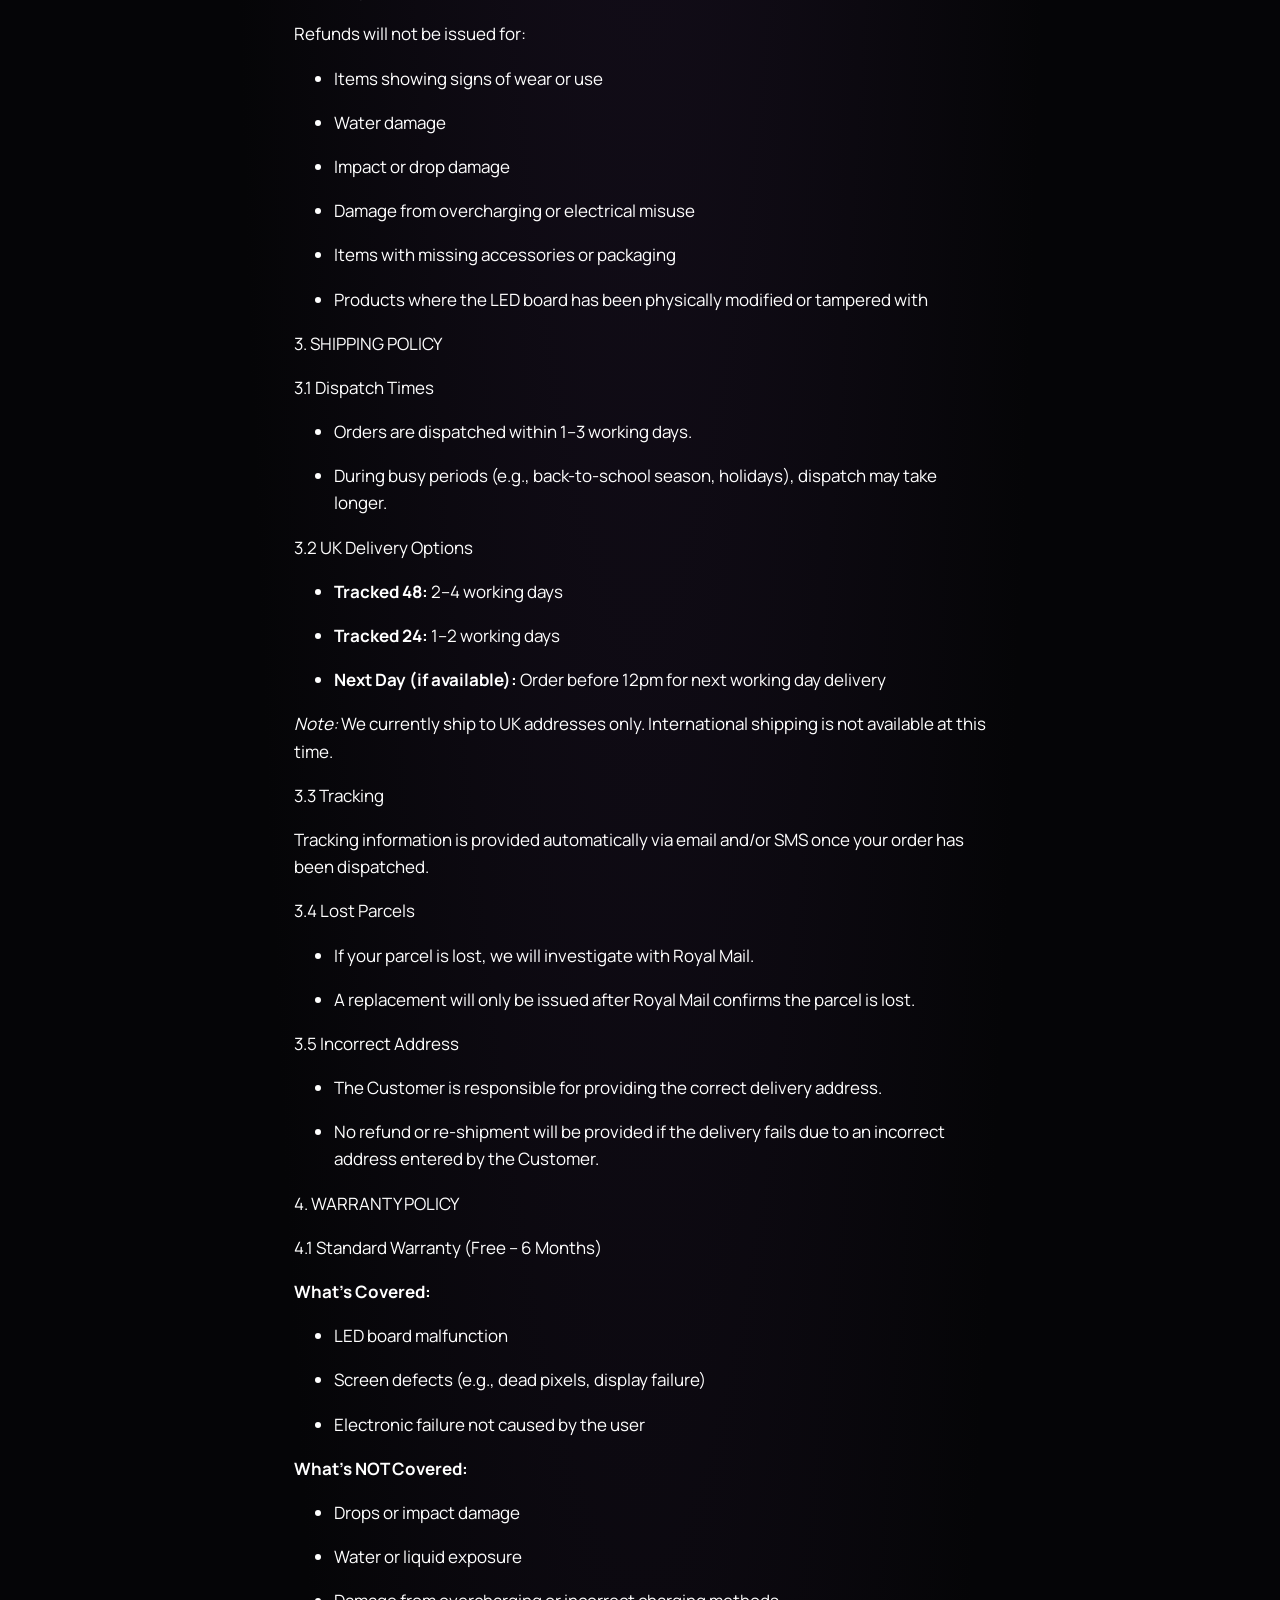
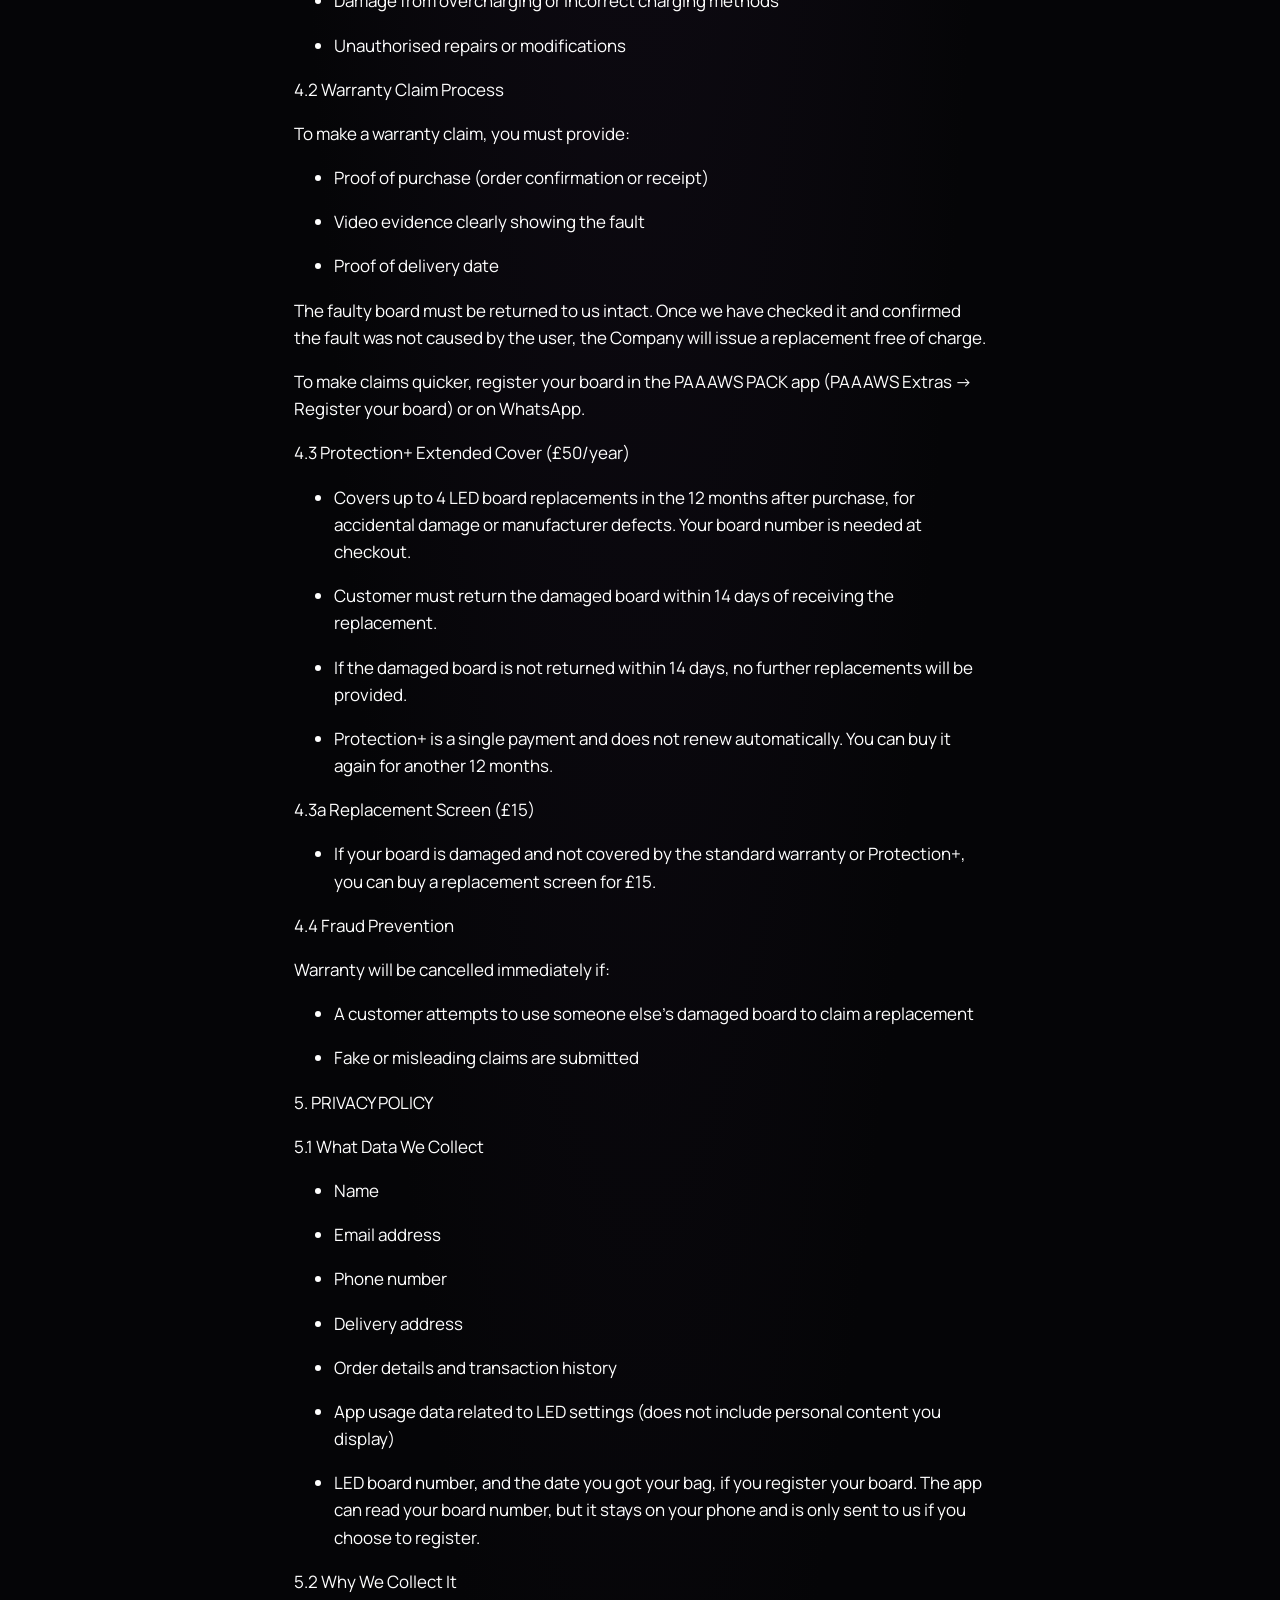
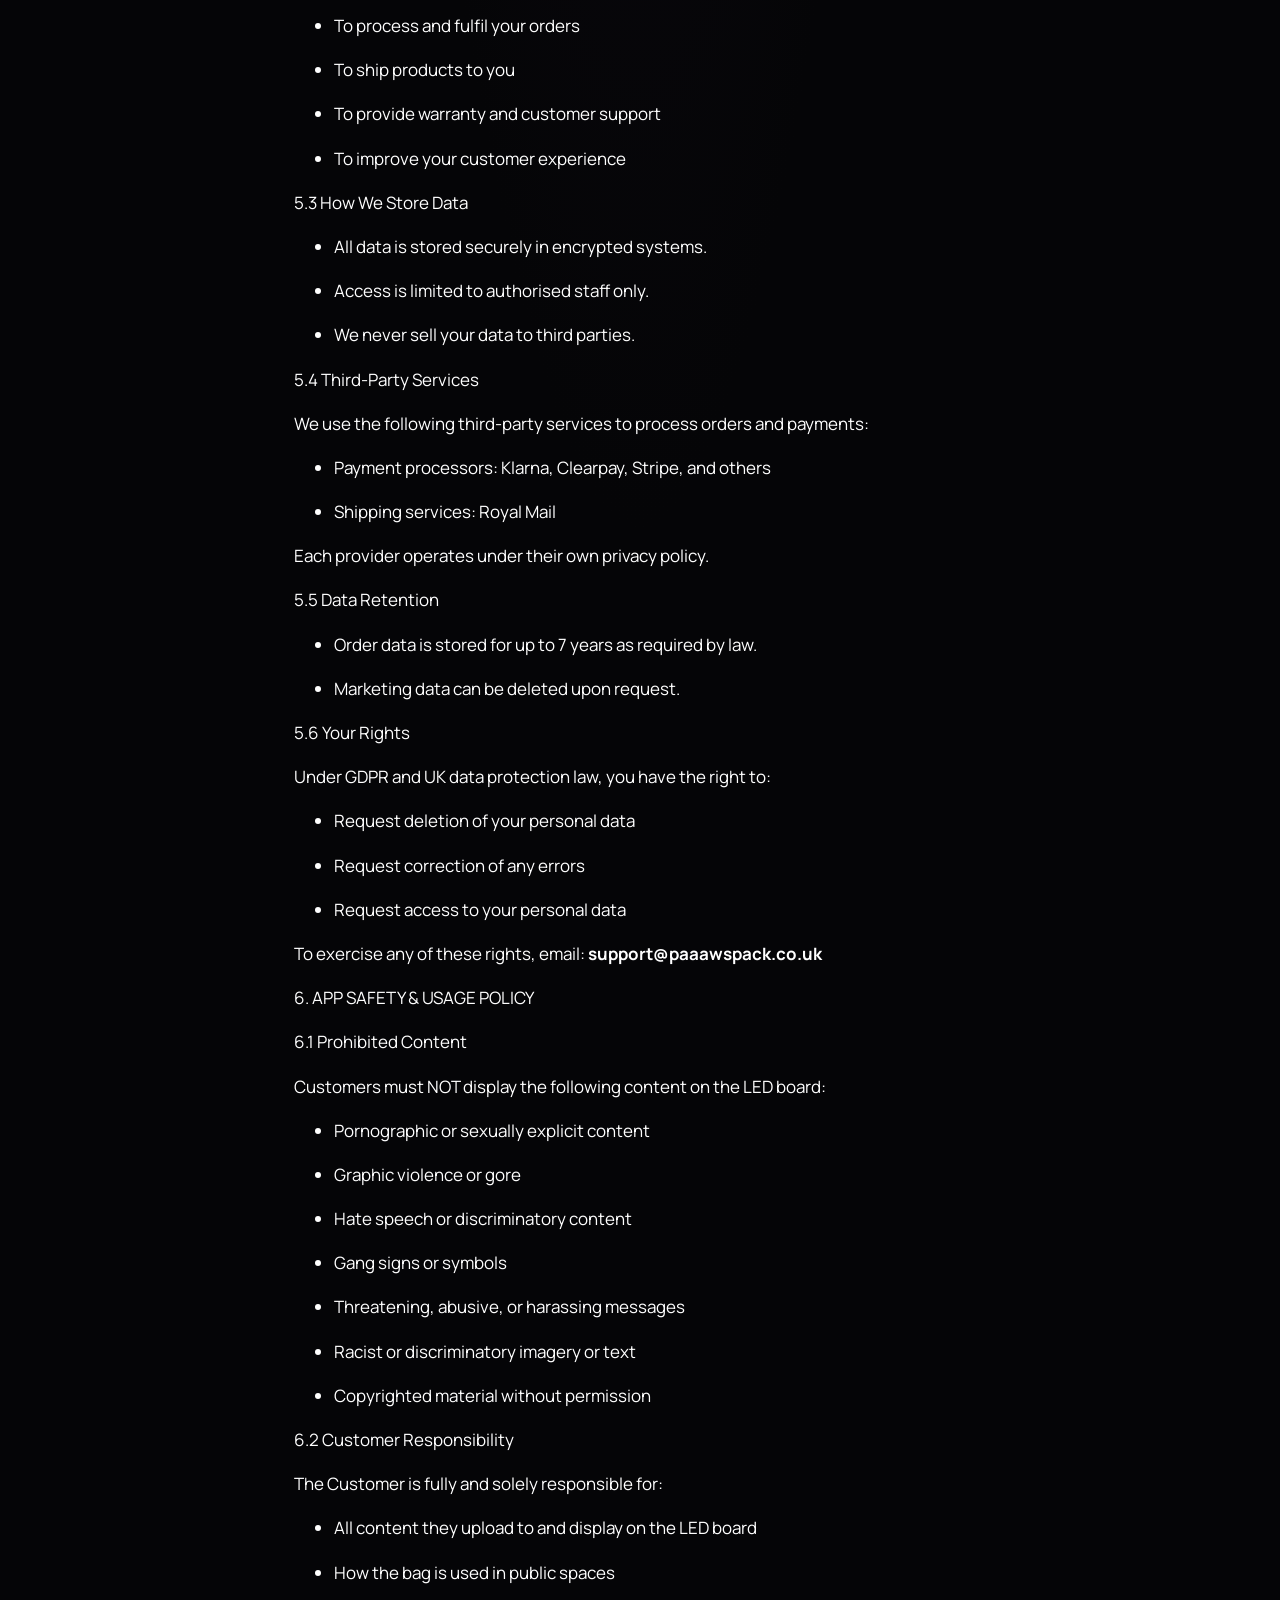
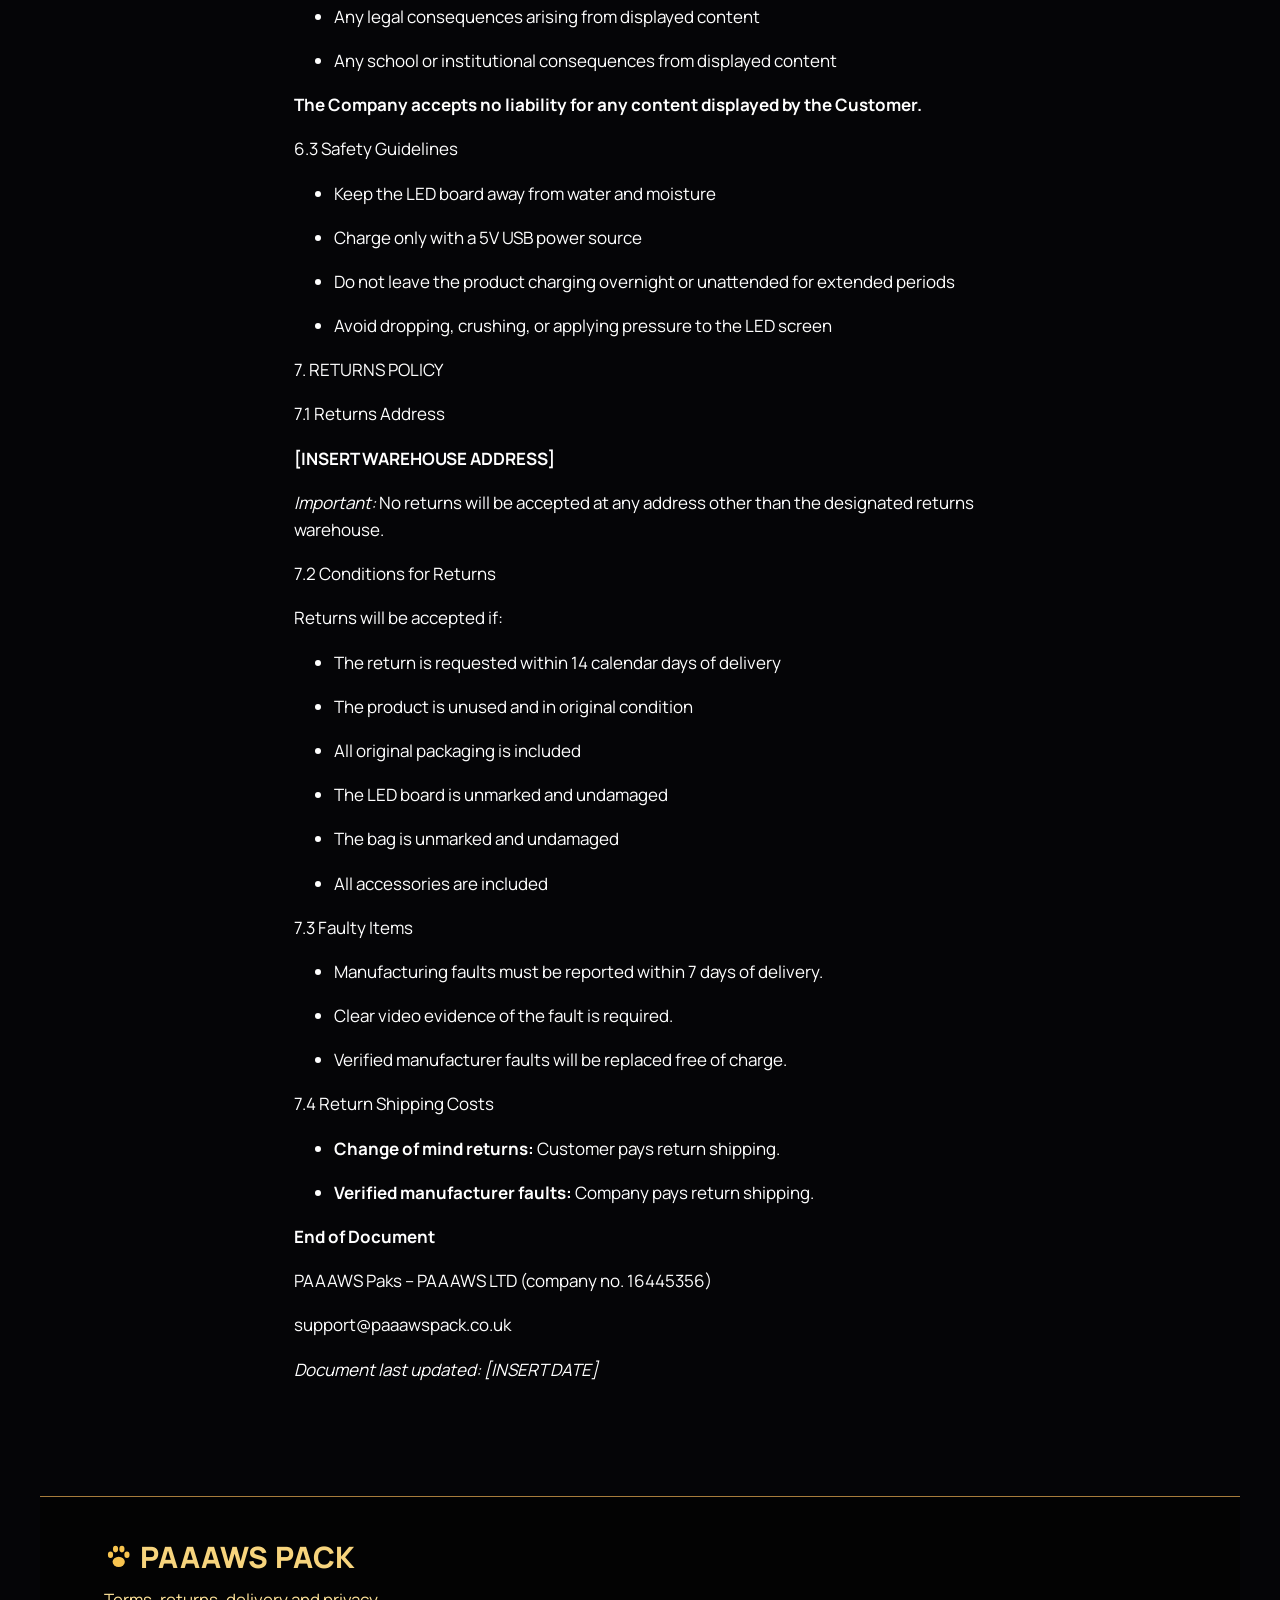
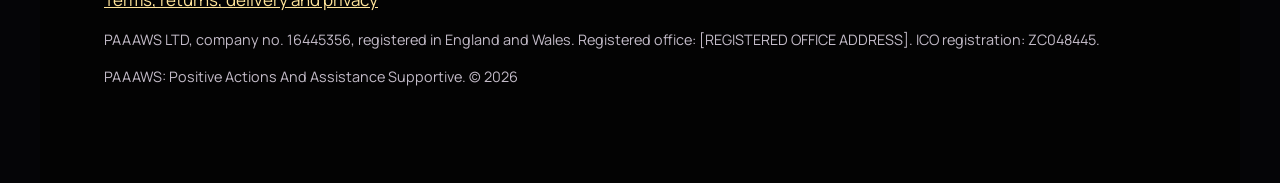
<file: policies.html>
<!doctype html>
<html lang="en-GB">
<head>
<meta charset="utf-8">
<meta name="viewport" content="width=device-width, initial-scale=1, viewport-fit=cover">
<title>Policies | PAAAWS PACK</title>
<meta name="description" content="PAAAWS PACK is a backpack with a full-colour 64×64 LED screen you control from your Android phone. Pictures, GIFs, moving text, games and an SOS flash. £40, UK delivery.">
<link rel="icon" href="data:image/svg+xml,%3Csvg viewBox='0 0 24 24' xmlns='http://www.w3.org/2000/svg'%3E%3Cg fill='%23f8c44f'%3E%3Cellipse cx='12' cy='16.2' rx='5' ry='4.2'/%3E%3Cellipse cx='5.3' cy='10.4' rx='2.1' ry='2.6'/%3E%3Cellipse cx='9.4' cy='5.8' rx='2.1' ry='2.7'/%3E%3Cellipse cx='14.6' cy='5.8' rx='2.1' ry='2.7'/%3E%3Cellipse cx='18.7' cy='10.4' rx='2.1' ry='2.6'/%3E%3C/g%3E%3C/svg%3E">
<link rel="preconnect" href="https://fonts.googleapis.com">
<link rel="preconnect" href="https://fonts.gstatic.com" crossorigin>
<link href="https://fonts.googleapis.com/css2?family=Saira:ital,wght@1,700;1,900&family=Manrope:wght@400;600;800&display=swap" rel="stylesheet">
<link rel="stylesheet" href="style.css">
</head>
<body>

<header class="top">
  <a class="brand" href="index.html#home" aria-label="PAAAWS PACK home"><span class="paw" aria-hidden="true"><svg class="paw-ico" viewBox="0 0 24 24" width="1em" height="1em" aria-hidden="true" focusable="false"><g fill="#f8c44f"><ellipse cx="12" cy="16.2" rx="5" ry="4.2"/><ellipse cx="5.3" cy="10.4" rx="2.1" ry="2.6"/><ellipse cx="9.4" cy="5.8" rx="2.1" ry="2.7"/><ellipse cx="14.6" cy="5.8" rx="2.1" ry="2.7"/><ellipse cx="18.7" cy="10.4" rx="2.1" ry="2.6"/></g></svg></span> PAAAWS PACK</a>
  <nav aria-label="Main">
    <a href="shop.html">Shop</a>
<a href="protect.html">Protect</a>
    <a href="index.html#features">Features</a>
    <a href="index.html#how">How it works</a>
    <a href="faq.html">FAQs</a>
    <a href="contact.html">Contact</a>
  </nav>
</header>

<main><section class="doc"><p>PAAAWS Paks</p>
<p>Policies &amp; Terms Documentation</p>
<p>This document contains:</p>
<p>1. Terms &amp; Conditions</p>
<p>2. Refund Policy</p>
<p>3. Shipping Policy</p>
<p>4. Warranty Policy</p>
<p>5. Privacy Policy</p>
<p>6. App Safety &amp; Usage Policy</p>
<p>7. Returns Policy</p>
<p>1. TERMS &amp; CONDITIONS</p>
<p><strong>Trading Name:</strong> PAAAWS Paks</p>
<p><strong>Legal Entity:</strong> PAAAWS LTD</p>
<p><strong>Company Number:</strong> 16445356 (registered in England and
Wales)</p>
<p><strong>Registered Address:</strong> [INSERT REGISTERED ADDRESS]</p>
<p><strong>Returns Warehouse:</strong> [INSERT WAREHOUSE ADDRESS]</p>
<p><strong>Effective Date:</strong> [INSERT LAUNCH DATE]</p>
<p>1.1 Definitions</p>
<ul>
<li><p><strong>"Company"</strong> means PAAAWS LTD (company no.
16445356) trading as PAAAWS Paks.</p></li>
<li><p><strong>"Customer"</strong> means any person who purchases a
product from the Company.</p></li>
<li><p><strong>"Product"</strong> means LED backpacks, LED boards, and
related accessories.</p></li>
<li><p><strong>"App"</strong> means the PAAAWS PACK LED control
application used to operate the product's screen.</p></li>
<li><p><strong>Phone required:</strong> the App works on Android phones
using the Chrome browser. It does not currently work on iPhone. An
Android phone is needed to control the LED screen.</p></li>
</ul>
<p>1.2 Use of Website</p>
<ul>
<li><p>You must be 16 years or older to place an order. If you are under
18, a parent or guardian must place the order on your behalf and accept
these terms.</p></li>
<li><p>Information on this website may change at any time without
notice.</p></li>
</ul>
<p>1.3 Pricing &amp; Payments</p>
<ul>
<li><p>All prices are displayed in GBP (£) and include VAT where
applicable.</p></li>
<li><p>Accepted payment methods: debit card, credit card, Klarna,
Clearpay, and Laybuy.</p></li>
<li><p>Orders are confirmed only once payment or finance approval has
been received.</p></li>
</ul>
<p>1.4 Orders</p>
<ul>
<li><p>Processing time is typically 1–3 working days.</p></li>
<li><p>A confirmation email with tracking information will be provided
once dispatched.</p></li>
<li><p>The Company reserves the right to cancel orders suspected of
fraud.</p></li>
</ul>
<p>1.5 Delivery</p>
<ul>
<li><p>Carriers: Royal Mail or equivalent courier service.</p></li>
<li><p>Standard delivery (Tracked 48): 2–4 working days.</p></li>
<li><p>Express delivery (Tracked 24): 1–2 working days.</p></li>
<li><p>Delays caused by the courier are not the Company's
responsibility.</p></li>
<li><p>Delivery is available to UK addresses only. International
shipping is not currently offered.</p></li>
</ul>
<p>1.6 Returns &amp; Refunds</p>
<p>Please refer to our full Returns Policy and Refund Policy below. In
summary: you have 14 calendar days from delivery to return unused items.
Faulty items will be replaced after verification.</p>
<p>1.7 Your Right to Cancel (Consumer Contracts Regulations 2013)</p>
<p>Under the Consumer Contracts (Information, Cancellation and
Additional Charges) Regulations 2013, you have the right to cancel your
order within 14 calendar days from the day after you receive your goods,
without giving any reason.</p>
<p>To exercise your right to cancel, you must inform us of your decision
by a clear statement. You can do this by messaging us on WhatsApp on
<strong>07479 797985</strong> or emailing
<strong>support@paaawspack.co.uk</strong>, with your order number and a
statement that you wish to cancel.</p>
<p>You must return the goods to us within 14 days of notifying us of the
cancellation. The goods must be unused, in original condition, and in
original packaging. You are responsible for the cost of return shipping
unless the item is faulty.</p>
<p>1.8 Warranty</p>
<p>All products come with a free 6-month standard warranty. Optional
Protection+ extended cover is available for purchase. See full Warranty
Policy below.</p>
<p>1.9 App Usage</p>
<ul>
<li><p>Customers must not display prohibited content including:
pornography, hate speech, threats, harassment, violence, or any illegal
content.</p></li>
<li><p>The Customer is solely and legally responsible for all content
displayed on the LED board.</p></li>
</ul>
<p>See full App Safety &amp; Usage Policy below.</p>
<p>1.10 Liability</p>
<p>The Company is not liable for:</p>
<ul>
<li><p>Misuse of the product</p></li>
<li><p>Water damage</p></li>
<li><p>School or institutional bans on LED bags</p></li>
<li><p>Personal injury resulting from ignoring safety
instructions</p></li>
<li><p>Loss of personal items</p></li>
</ul>
<p>Maximum liability is limited to the cost of the product
purchased.</p>
<p>1.11 Age &amp; School Use</p>
<ul>
<li><p>Customers (or their parent/guardian) are responsible for checking
their school's rules regarding LED bags before purchase.</p></li>
<li><p>The Company is not responsible if schools ban or restrict the use
of LED bags.</p></li>
</ul>
<p>1.12 Intellectual Property</p>
<p>All images, branding, logos, and packaging designs are the property
of PAAAWS LTD and may not be reproduced without permission.</p>
<p>1.13 Privacy</p>
<p>See our full Privacy Policy below for details on how we collect, use,
and protect your data.</p>
<p>1.14 Amendments</p>
<p>The Company may update these terms at any time. Continued use of the
website constitutes acceptance of any changes.</p>
<p>1.15 Contact</p>
<p><strong>WhatsApp:</strong> 07479 797985 (main contact)</p>
<p><strong>Website:</strong> contact form at paaawspack.co.uk</p>
<p><strong>Reply times:</strong> within 12 hours, Monday to Friday.
Messages sent at the weekend are answered on Monday morning.</p>
<p><strong>Email:</strong> support@paaawspack.co.uk</p>
<p><strong>Registered Address:</strong> [INSERT REGISTERED ADDRESS]</p>
<p><strong>Returns Warehouse:</strong> [INSERT WAREHOUSE ADDRESS]</p>
<p>2. REFUND POLICY</p>
<p>2.1 Change of Mind</p>
<ul>
<li><p>Returns are accepted within 14 calendar days of
delivery.</p></li>
<li><p>Items must be unused, unmarked, and in original packaging with
all accessories included.</p></li>
<li><p>Customer is responsible for return postage costs.</p></li>
</ul>
<p>2.2 Refund Processing</p>
<ul>
<li><p>Refunds will be processed within 5–10 working days after
inspection confirms the item meets return conditions.</p></li>
<li><p>Original shipping fees are non-refundable.</p></li>
<li><p>Refunds will be issued to the original payment method.</p></li>
</ul>
<p>2.3 Faulty Items</p>
<ul>
<li><p>Faults must be reported within 7 days of delivery with clear
video or photo evidence.</p></li>
<li><p>Once the fault is verified as a manufacturing defect, a
replacement will be issued at no cost.</p></li>
<li><p>The Company will cover return shipping for verified manufacturer
faults.</p></li>
</ul>
<p>2.4 Exceptions (No Refunds)</p>
<p>Refunds will not be issued for:</p>
<ul>
<li><p>Items showing signs of wear or use</p></li>
<li><p>Water damage</p></li>
<li><p>Impact or drop damage</p></li>
<li><p>Damage from overcharging or electrical misuse</p></li>
<li><p>Items with missing accessories or packaging</p></li>
<li><p>Products where the LED board has been physically modified or
tampered with</p></li>
</ul>
<p>3. SHIPPING POLICY</p>
<p>3.1 Dispatch Times</p>
<ul>
<li><p>Orders are dispatched within 1–3 working days.</p></li>
<li><p>During busy periods (e.g., back-to-school season, holidays),
dispatch may take longer.</p></li>
</ul>
<p>3.2 UK Delivery Options</p>
<ul>
<li><p><strong>Tracked 48:</strong> 2–4 working days</p></li>
<li><p><strong>Tracked 24:</strong> 1–2 working days</p></li>
<li><p><strong>Next Day (if available):</strong> Order before 12pm for
next working day delivery</p></li>
</ul>
<p><em>Note:</em> We currently ship to UK addresses only. International
shipping is not available at this time.</p>
<p>3.3 Tracking</p>
<p>Tracking information is provided automatically via email and/or SMS
once your order has been dispatched.</p>
<p>3.4 Lost Parcels</p>
<ul>
<li><p>If your parcel is lost, we will investigate with Royal
Mail.</p></li>
<li><p>A replacement will only be issued after Royal Mail confirms the
parcel is lost.</p></li>
</ul>
<p>3.5 Incorrect Address</p>
<ul>
<li><p>The Customer is responsible for providing the correct delivery
address.</p></li>
<li><p>No refund or re-shipment will be provided if the delivery fails
due to an incorrect address entered by the Customer.</p></li>
</ul>
<p>4. WARRANTY POLICY</p>
<p>4.1 Standard Warranty (Free – 6 Months)</p>
<p><strong>What's Covered:</strong></p>
<ul>
<li><p>LED board malfunction</p></li>
<li><p>Screen defects (e.g., dead pixels, display failure)</p></li>
<li><p>Electronic failure not caused by the user</p></li>
</ul>
<p><strong>What's NOT Covered:</strong></p>
<ul>
<li><p>Drops or impact damage</p></li>
<li><p>Water or liquid exposure</p></li>
<li><p>Damage from overcharging or incorrect charging methods</p></li>
<li><p>Unauthorised repairs or modifications</p></li>
</ul>
<p>4.2 Warranty Claim Process</p>
<p>To make a warranty claim, you must provide:</p>
<ul>
<li><p>Proof of purchase (order confirmation or receipt)</p></li>
<li><p>Video evidence clearly showing the fault</p></li>
<li><p>Proof of delivery date</p></li>
</ul>
<p>The faulty board must be returned to us intact. Once we have checked it and confirmed the fault was not caused by the user, the Company will issue a replacement free of charge.</p>
<p>To make claims quicker, register your board in the PAAAWS PACK app (PAAAWS Extras → Register your board) or on WhatsApp.</p>
<p>4.3 Protection+ Extended Cover (£50/year)</p>
<ul>
<li><p>Covers up to 4 LED board replacements in the 12 months after purchase, for accidental
damage or manufacturer defects. Your board number is needed at checkout.</p></li>
<li><p>Customer must return the damaged board within 14 days of
receiving the replacement.</p></li>
<li><p>If the damaged board is not returned within 14 days, no further
replacements will be provided.</p></li>
<li><p>Protection+ is a single payment and does not renew automatically. You can buy it again for another 12 months.</p></li>
</ul>
<p>4.3a Replacement Screen (£15)</p>
<ul>
<li><p>If your board is damaged and not covered by the standard warranty or Protection+, you can buy a replacement screen for £15.</p></li>
</ul>
<p>4.4 Fraud Prevention</p>
<p>Warranty will be cancelled immediately if:</p>
<ul>
<li><p>A customer attempts to use someone else's damaged board to claim
a replacement</p></li>
<li><p>Fake or misleading claims are submitted</p></li>
</ul>
<p>5. PRIVACY POLICY</p>
<p>5.1 What Data We Collect</p>
<ul>
<li><p>Name</p></li>
<li><p>Email address</p></li>
<li><p>Phone number</p></li>
<li><p>Delivery address</p></li>
<li><p>Order details and transaction history</p></li>
<li><p>App usage data related to LED settings (does not include personal
content you display)</p></li>
<li><p>LED board number, and the date you got your bag, if you register your board. The app can read your board number, but it stays on your phone and is only sent to us if you choose to register.</p></li>
</ul>
<p>5.2 Why We Collect It</p>
<ul>
<li><p>To process and fulfil your orders</p></li>
<li><p>To ship products to you</p></li>
<li><p>To provide warranty and customer support</p></li>
<li><p>To improve your customer experience</p></li>
</ul>
<p>5.3 How We Store Data</p>
<ul>
<li><p>All data is stored securely in encrypted systems.</p></li>
<li><p>Access is limited to authorised staff only.</p></li>
<li><p>We never sell your data to third parties.</p></li>
</ul>
<p>5.4 Third-Party Services</p>
<p>We use the following third-party services to process orders and
payments:</p>
<ul>
<li><p>Payment processors: Klarna, Clearpay, Stripe, and others</p></li>
<li><p>Shipping services: Royal Mail</p></li>
</ul>
<p>Each provider operates under their own privacy policy.</p>
<p>5.5 Data Retention</p>
<ul>
<li><p>Order data is stored for up to 7 years as required by
law.</p></li>
<li><p>Marketing data can be deleted upon request.</p></li>
</ul>
<p>5.6 Your Rights</p>
<p>Under GDPR and UK data protection law, you have the right to:</p>
<ul>
<li><p>Request deletion of your personal data</p></li>
<li><p>Request correction of any errors</p></li>
<li><p>Request access to your personal data</p></li>
</ul>
<p>To exercise any of these rights, email:
<strong>support@paaawspack.co.uk</strong></p>
<p>6. APP SAFETY &amp; USAGE POLICY</p>
<p>6.1 Prohibited Content</p>
<p>Customers must NOT display the following content on the LED
board:</p>
<ul>
<li><p>Pornographic or sexually explicit content</p></li>
<li><p>Graphic violence or gore</p></li>
<li><p>Hate speech or discriminatory content</p></li>
<li><p>Gang signs or symbols</p></li>
<li><p>Threatening, abusive, or harassing messages</p></li>
<li><p>Racist or discriminatory imagery or text</p></li>
<li><p>Copyrighted material without permission</p></li>
</ul>
<p>6.2 Customer Responsibility</p>
<p>The Customer is fully and solely responsible for:</p>
<ul>
<li><p>All content they upload to and display on the LED board</p></li>
<li><p>How the bag is used in public spaces</p></li>
<li><p>Any legal consequences arising from displayed content</p></li>
<li><p>Any school or institutional consequences from displayed
content</p></li>
</ul>
<p><strong>The Company accepts no liability for any content displayed by
the Customer.</strong></p>
<p>6.3 Safety Guidelines</p>
<ul>
<li><p>Keep the LED board away from water and moisture</p></li>
<li><p>Charge only with a 5V USB power source</p></li>
<li><p>Do not leave the product charging overnight or unattended for
extended periods</p></li>
<li><p>Avoid dropping, crushing, or applying pressure to the LED
screen</p></li>
</ul>
<p>7. RETURNS POLICY</p>
<p>7.1 Returns Address</p>
<p><strong>[INSERT WAREHOUSE ADDRESS]</strong></p>
<p><em>Important:</em> No returns will be accepted at any address other
than the designated returns warehouse.</p>
<p>7.2 Conditions for Returns</p>
<p>Returns will be accepted if:</p>
<ul>
<li><p>The return is requested within 14 calendar days of
delivery</p></li>
<li><p>The product is unused and in original condition</p></li>
<li><p>All original packaging is included</p></li>
<li><p>The LED board is unmarked and undamaged</p></li>
<li><p>The bag is unmarked and undamaged</p></li>
<li><p>All accessories are included</p></li>
</ul>
<p>7.3 Faulty Items</p>
<ul>
<li><p>Manufacturing faults must be reported within 7 days of
delivery.</p></li>
<li><p>Clear video evidence of the fault is required.</p></li>
<li><p>Verified manufacturer faults will be replaced free of
charge.</p></li>
</ul>
<p>7.4 Return Shipping Costs</p>
<ul>
<li><p><strong>Change of mind returns:</strong> Customer pays return
shipping.</p></li>
<li><p><strong>Verified manufacturer faults:</strong> Company pays
return shipping.</p></li>
</ul>
<p><strong>End of Document</strong></p>
<p>PAAAWS Paks – PAAAWS LTD (company no. 16445356)</p>
<p>support@paaawspack.co.uk</p>
<p><em>Document last updated: [INSERT DATE]</em></p></section></main>
<footer class="foot">
  <div class="brand"><span class="paw" aria-hidden="true"><svg class="paw-ico" viewBox="0 0 24 24" width="1em" height="1em" aria-hidden="true" focusable="false"><g fill="#f8c44f"><ellipse cx="12" cy="16.2" rx="5" ry="4.2"/><ellipse cx="5.3" cy="10.4" rx="2.1" ry="2.6"/><ellipse cx="9.4" cy="5.8" rx="2.1" ry="2.7"/><ellipse cx="14.6" cy="5.8" rx="2.1" ry="2.7"/><ellipse cx="18.7" cy="10.4" rx="2.1" ry="2.6"/></g></svg></span> PAAAWS PACK</div>
  <nav aria-label="Policies"><a href="policies.html">Terms, returns, delivery and privacy</a></nav>
  <p class="small"><span data-company>PAAAWS LTD</span>, company no. <span data-companyno>16445356</span>, registered in England and Wales. Registered office: <span data-office>[REGISTERED OFFICE ADDRESS]</span>. ICO registration: <span data-ico>[ICO NUMBER]</span>.</p>
  <p class="small">PAAAWS: Positive Actions And Assistance Supportive. © <span id="year">2026</span></p>
</footer>

<script src="config.js"></script>
<script src="led.js"></script>
</body>
</html>
</file>
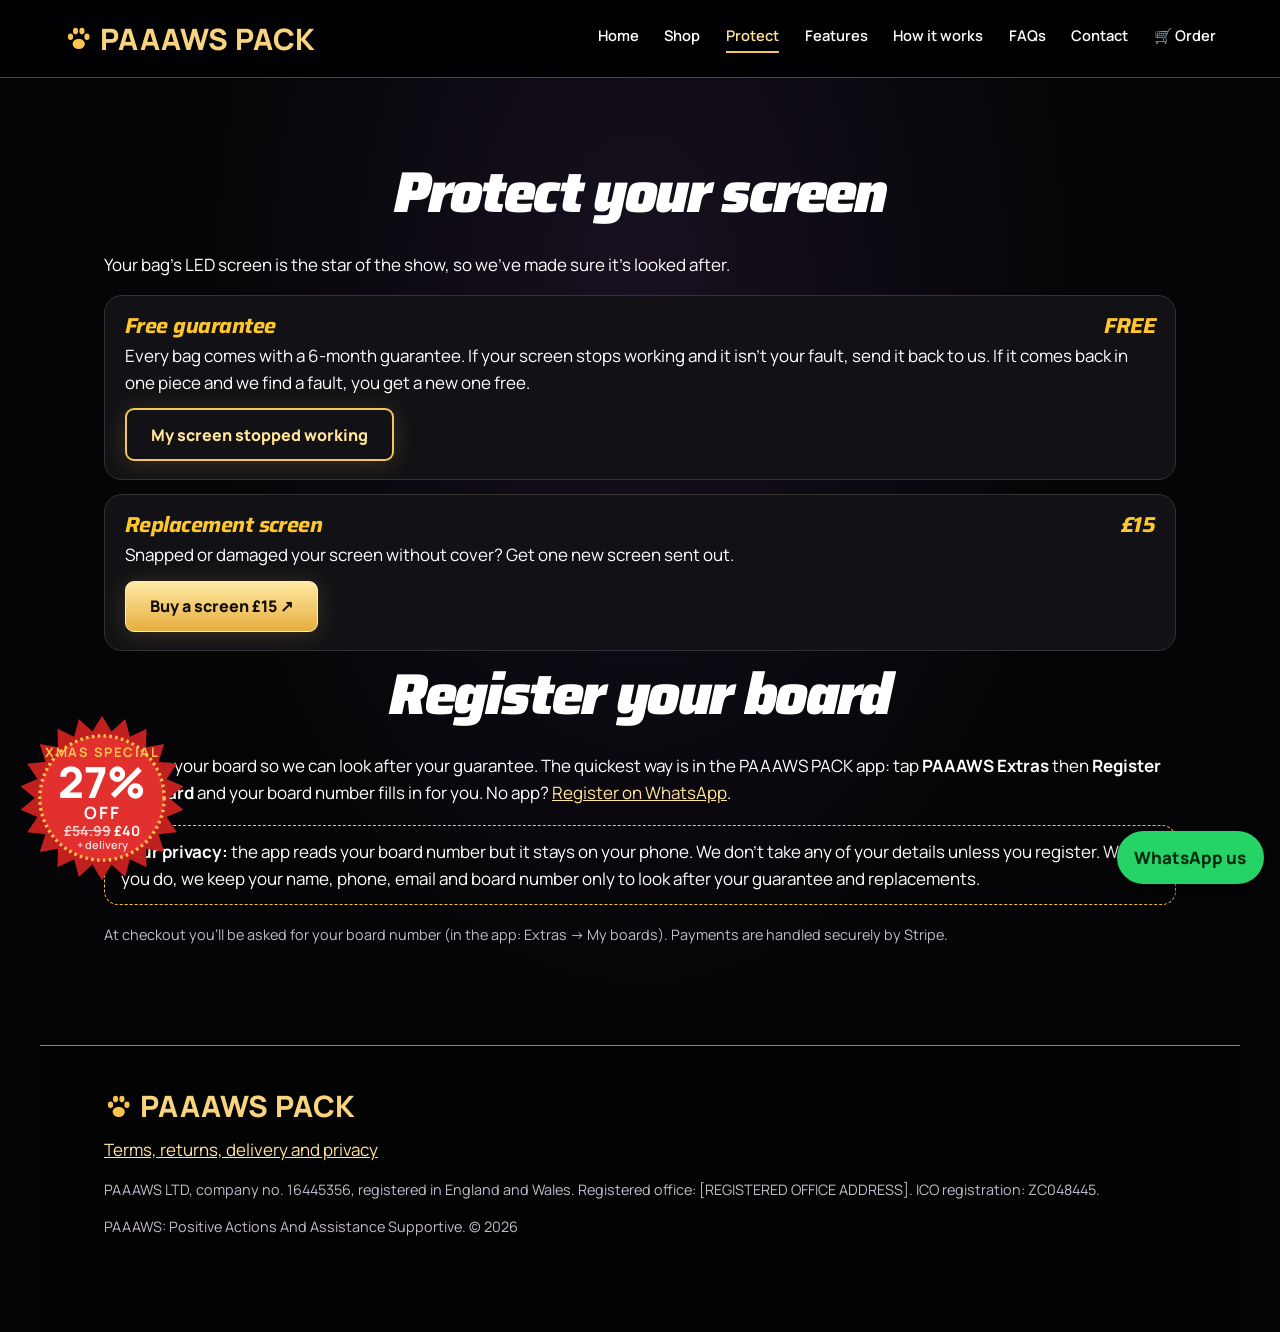
<file: protect.html>
<!DOCTYPE html>
<html lang="en-GB"><head>
<meta charset="utf-8"/>
<meta content="width=device-width, initial-scale=1, viewport-fit=cover" name="viewport"/>
<title>Protect your screen | PAAAWS PACK</title>
<meta content="PAAAWS PACK is a backpack with a full-colour 64×64 LED screen you control from your Android phone. Pictures, GIFs, moving text, games and an SOS flash. £40, UK delivery." name="description"/>
<link href="data:image/svg+xml,%3Csvg viewBox='0 0 24 24' xmlns='http://www.w3.org/2000/svg'%3E%3Cg fill='%23f8c44f'%3E%3Cellipse cx='12' cy='16.2' rx='5' ry='4.2'/%3E%3Cellipse cx='5.3' cy='10.4' rx='2.1' ry='2.6'/%3E%3Cellipse cx='9.4' cy='5.8' rx='2.1' ry='2.7'/%3E%3Cellipse cx='14.6' cy='5.8' rx='2.1' ry='2.7'/%3E%3Cellipse cx='18.7' cy='10.4' rx='2.1' ry='2.6'/%3E%3C/g%3E%3C/svg%3E" rel="icon"/>
<link href="https://fonts.googleapis.com" rel="preconnect"/>
<link crossorigin="" href="https://fonts.gstatic.com" rel="preconnect"/>
<link href="https://fonts.googleapis.com/css2?family=Saira:ital,wght@1,700;1,900&amp;family=Manrope:wght@400;600;800&amp;display=swap" rel="stylesheet"/>
<link href="style.css" rel="stylesheet"/>
</head><body><header class="top">
<a aria-label="PAAAWS PACK home" class="brand" href="index.html"><span aria-hidden="true" class="paw"><svg class="paw-ico" viewBox="0 0 24 24" width="1em" height="1em" aria-hidden="true" focusable="false"><g fill="#f8c44f"><ellipse cx="12" cy="16.2" rx="5" ry="4.2"/><ellipse cx="5.3" cy="10.4" rx="2.1" ry="2.6"/><ellipse cx="9.4" cy="5.8" rx="2.1" ry="2.7"/><ellipse cx="14.6" cy="5.8" rx="2.1" ry="2.7"/><ellipse cx="18.7" cy="10.4" rx="2.1" ry="2.6"/></g></svg></span> PAAAWS PACK</a>
<nav aria-label="Main"><a href="index.html">Home</a>
<a href="shop.html">Shop</a>
<a aria-current="page" href="protect.html">Protect</a>
<a href="features.html">Features</a>
<a href="how.html">How it works</a>
<a href="faq.html">FAQs</a>
<a href="contact.html">Contact</a>
<a href="cart.html">🛒 Order</a></nav>
</header><main><section class="faq" id="protect">
<style>.pcard{border:1.5px solid #333;border-radius:18px;padding:18px 20px;margin:14px 0;background:#121216}.pcard.gold{border:2px solid #ffc72c;box-shadow:0 0 22px #ffc72c33}.pcard h3{margin:0 0 6px;color:#ffc72c;display:flex;justify-content:space-between;gap:10px}.pcard p{margin:6px 0 12px}.priv{border:1.5px dashed #ffc72c;border-radius:14px;padding:12px 16px;margin:18px 0}</style>
<h2>Protect your screen</h2>
<p>Your bag's LED screen is the star of the show, so we've made sure it's looked after.</p>
<div class="pcard"><h3><span>Free guarantee</span><span>FREE</span></h3><p>Every bag comes with a 6-month guarantee. If your screen stops working and it isn't your fault, send it back to us. If it comes back in one piece and we find a fault, you get a new one free.</p><a class="btn" href="https://wa.me/447479797985?text=Hi%20PAAAWS%20PACK%2C%20my%20screen%20has%20stopped%20working%20and%20I%27d%20like%20to%20use%20my%20free%20guarantee.%0ABoard%20number%3A%20%0AWhat%20happened%3A%20" target="_blank" rel="noopener">My screen stopped working</a></div>
<div class="pcard"><h3><span>Replacement screen</span><span>£15</span></h3><p>Snapped or damaged your screen without cover? Get one new screen sent out.</p><a class="btn gold" href="https://buy.stripe.com/bJeaEZ0JAaXwaiH74o1Jm06" target="_blank" rel="noopener">Buy a screen £15 ↗</a></div>
<h2>Register your board</h2>
<p>Register your board so we can look after your guarantee. The quickest way is in the PAAAWS PACK app: tap <b>PAAAWS Extras</b> then <b>Register your board</b> and your board number fills in for you. No app? <a href="https://wa.me/447479797985?text=Hi%20PAAAWS%20PACK%2C%20I%27d%20like%20to%20register%20my%20board.%0ABoard%20number%3A%20%0AGot%20my%20bag%3A%20%0AName%3A%20%0APhone%3A%20" target="_blank" rel="noopener">Register on WhatsApp</a>.</p>
<div class="priv"><b>Your privacy:</b> the app reads your board number but it stays on your phone. We don't take any of your details unless you register. When you do, we keep your name, phone, email and board number only to look after your guarantee and replacements.</div>
<p class="small">At checkout you'll be asked for your board number (in the app: Extras → My boards). Payments are handled securely by Stripe.</p>
</section></main><a aria-label="Message us on WhatsApp" class="wa-float" data-wa="" href="#">WhatsApp us</a><footer class="foot">
<div class="brand"><span aria-hidden="true" class="paw"><svg class="paw-ico" viewBox="0 0 24 24" width="1em" height="1em" aria-hidden="true" focusable="false"><g fill="#f8c44f"><ellipse cx="12" cy="16.2" rx="5" ry="4.2"/><ellipse cx="5.3" cy="10.4" rx="2.1" ry="2.6"/><ellipse cx="9.4" cy="5.8" rx="2.1" ry="2.7"/><ellipse cx="14.6" cy="5.8" rx="2.1" ry="2.7"/><ellipse cx="18.7" cy="10.4" rx="2.1" ry="2.6"/></g></svg></span> PAAAWS PACK</div>
<nav aria-label="Policies"><a href="policies.html">Terms, returns, delivery and privacy</a></nav>
<p class="small"><span data-company="">PAAAWS LTD</span>, company no. <span data-companyno="">16445356</span>, registered in England and Wales. Registered office: <span data-office="">[REGISTERED OFFICE ADDRESS]</span>. ICO registration: <span data-ico="">[ICO NUMBER]</span>.</p>
<p class="small">PAAAWS: Positive Actions And Assistance Supportive. © <span id="year">2026</span></p>
</footer><script src="config.js"></script><script src="led.js"></script></body></html>
</file>
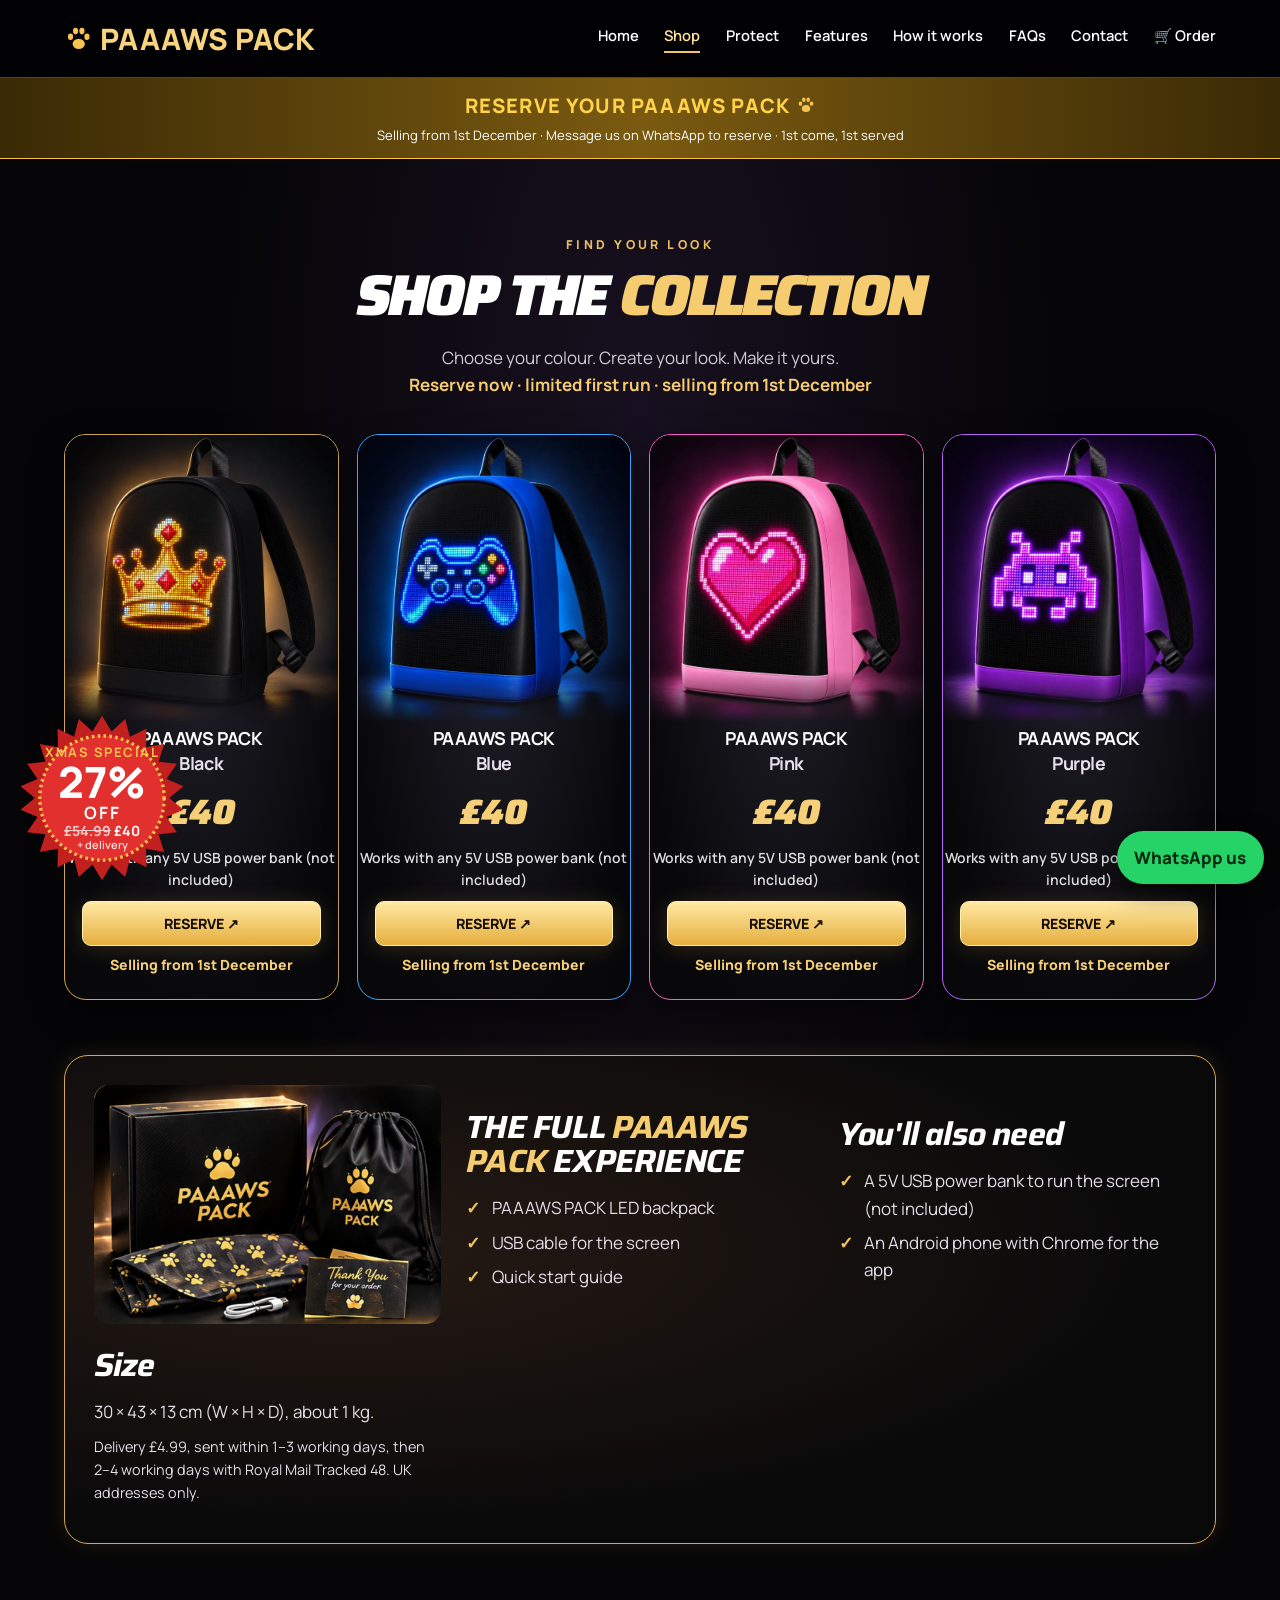
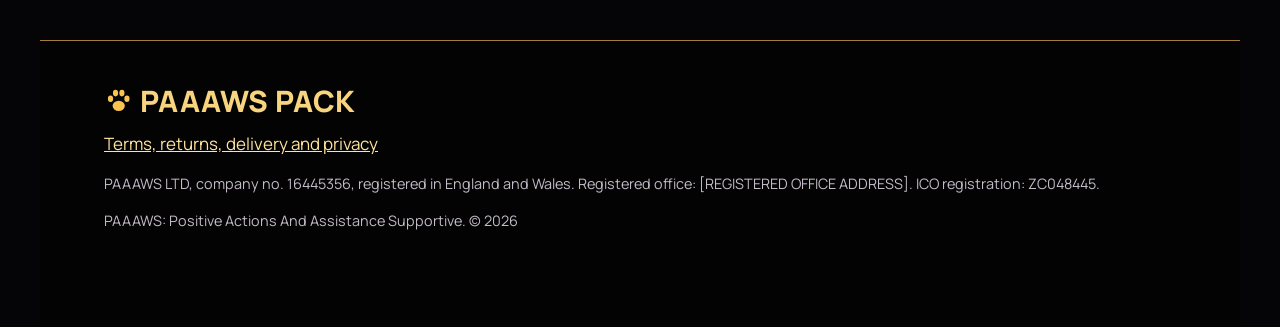
<file: shop.html>
<!DOCTYPE html>
<html lang="en-GB"><head>
<meta charset="utf-8"/>
<meta content="width=device-width, initial-scale=1, viewport-fit=cover" name="viewport"/>
<title>Shop | PAAAWS PACK</title>
<meta content="PAAAWS PACK is a backpack with a full-colour 64×64 LED screen you control from your Android phone. Pictures, GIFs, moving text, games and an SOS flash. £40, UK delivery." name="description"/>
<link href="data:image/svg+xml,%3Csvg viewBox='0 0 24 24' xmlns='http://www.w3.org/2000/svg'%3E%3Cg fill='%23f8c44f'%3E%3Cellipse cx='12' cy='16.2' rx='5' ry='4.2'/%3E%3Cellipse cx='5.3' cy='10.4' rx='2.1' ry='2.6'/%3E%3Cellipse cx='9.4' cy='5.8' rx='2.1' ry='2.7'/%3E%3Cellipse cx='14.6' cy='5.8' rx='2.1' ry='2.7'/%3E%3Cellipse cx='18.7' cy='10.4' rx='2.1' ry='2.6'/%3E%3C/g%3E%3C/svg%3E" rel="icon"/>
<link href="https://fonts.googleapis.com" rel="preconnect"/>
<link crossorigin="" href="https://fonts.gstatic.com" rel="preconnect"/>
<link href="https://fonts.googleapis.com/css2?family=Saira:ital,wght@1,700;1,900&amp;family=Manrope:wght@400;600;800&amp;display=swap" rel="stylesheet"/>
<link href="style.css" rel="stylesheet"/>
</head><body><header class="top">
<a aria-label="PAAAWS PACK home" class="brand" href="index.html"><span aria-hidden="true" class="paw"><svg class="paw-ico" viewBox="0 0 24 24" width="1em" height="1em" aria-hidden="true" focusable="false"><g fill="#f8c44f"><ellipse cx="12" cy="16.2" rx="5" ry="4.2"/><ellipse cx="5.3" cy="10.4" rx="2.1" ry="2.6"/><ellipse cx="9.4" cy="5.8" rx="2.1" ry="2.7"/><ellipse cx="14.6" cy="5.8" rx="2.1" ry="2.7"/><ellipse cx="18.7" cy="10.4" rx="2.1" ry="2.6"/></g></svg></span> PAAAWS PACK</a>
<nav aria-label="Main"><a href="index.html">Home</a>
<a aria-current="page" href="shop.html">Shop</a>
<a href="protect.html">Protect</a>
<a href="features.html">Features</a>
<a href="how.html">How it works</a>
<a href="faq.html">FAQs</a>
<a href="contact.html">Contact</a>
<a href="cart.html">🛒 Order</a></nav>
</header><a class="preorder-bar" href="contact.html"><strong>RESERVE YOUR PAAAWS PACK <svg class="paw-ico" viewBox="0 0 24 24" width="1em" height="1em" aria-hidden="true" focusable="false"><g fill="#f8c44f"><ellipse cx="12" cy="16.2" rx="5" ry="4.2"/><ellipse cx="5.3" cy="10.4" rx="2.1" ry="2.6"/><ellipse cx="9.4" cy="5.8" rx="2.1" ry="2.7"/><ellipse cx="14.6" cy="5.8" rx="2.1" ry="2.7"/><ellipse cx="18.7" cy="10.4" rx="2.1" ry="2.6"/></g></svg></strong><span>Selling from 1st December · Message us on WhatsApp to reserve · 1st come, 1st served</span></a><main><section class="shop" id="shop">
<p class="section-kicker">FIND YOUR LOOK</p><h2>SHOP THE <span class="gold-text">COLLECTION</span></h2><p class="section-intro">Choose your colour. Create your look. Make it yours.<br/><strong class="gold-text">Reserve now · limited first run · selling from 1st December</strong></p>
<div class="range">
<article class="product">
<img alt="PAAAWS PACK black LED backpack" class="product-image" loading="lazy" src="black.webp"/>
<h3>PAAAWS PACK<br/><span>Black</span></h3><p class="cost" data-price="">£40</p>
<p class="ship-note" style="color:#ddd;font-weight:600">Works with any 5V USB power bank (not included)</p>
<a class="btn gold" data-buy="Black" href="#">RESERVE ↗</a><p class="ship-note">Selling from 1st December</p>
</article>
<article class="product">
<img alt="PAAAWS PACK blue LED backpack" class="product-image" loading="lazy" src="blue.webp"/>
<h3>PAAAWS PACK<br/><span>Blue</span></h3><p class="cost" data-price="">£40</p>
<p class="ship-note" style="color:#ddd;font-weight:600">Works with any 5V USB power bank (not included)</p>
<a class="btn gold" data-buy="Blue" href="#">RESERVE ↗</a><p class="ship-note">Selling from 1st December</p>
</article>
<article class="product">
<img alt="PAAAWS PACK pink LED backpack" class="product-image" loading="lazy" src="pink.webp"/>
<h3>PAAAWS PACK<br/><span>Pink</span></h3><p class="cost" data-price="">£40</p>
<p class="ship-note" style="color:#ddd;font-weight:600">Works with any 5V USB power bank (not included)</p>
<a class="btn gold" data-buy="Pink" href="#">RESERVE ↗</a><p class="ship-note">Selling from 1st December</p>
</article>
<article class="product">
<img alt="PAAAWS PACK purple LED backpack" class="product-image" loading="lazy" src="purple.webp"/>
<h3>PAAAWS PACK<br/><span>Purple</span></h3><p class="cost" data-price="">£40</p>
<p class="ship-note" style="color:#ddd;font-weight:600">Works with any 5V USB power bank (not included)</p>
<a class="btn gold" data-buy="Purple" href="#">RESERVE ↗</a><p class="ship-note">Selling from 1st December</p>
</article>
</div>
<div class="box"><div class="box-visual"><img alt="Black and gold PAAAWS PACK gift packaging" loading="lazy" src="packaging.webp"/></div>
<div>
<h3>THE FULL <span class="gold-text">PAAAWS PACK</span> EXPERIENCE</h3>
<ul class="ticks">
<li>PAAAWS PACK LED backpack</li>
<li>USB cable for the screen</li>
<li>Quick start guide</li>
</ul>
</div>
<div>
<h3>You'll also need</h3>
<ul class="ticks">
<li>A 5V USB power bank to run the screen (not included)</li>
<li>An Android phone with Chrome for the app</li>
</ul>
</div>
<div>
<h3>Size</h3>
<p>30 × 43 × 13 cm (W × H × D), about 1 kg.</p>
<p class="small">Delivery <span data-delivery="">£4.99</span>, sent within 1–3 working days, then 2–4 working days with Royal Mail Tracked 48. UK addresses only.</p>
</div>
</div>
</section></main><a aria-label="Message us on WhatsApp" class="wa-float" data-wa="" href="#">WhatsApp us</a><footer class="foot">
<div class="brand"><span aria-hidden="true" class="paw"><svg class="paw-ico" viewBox="0 0 24 24" width="1em" height="1em" aria-hidden="true" focusable="false"><g fill="#f8c44f"><ellipse cx="12" cy="16.2" rx="5" ry="4.2"/><ellipse cx="5.3" cy="10.4" rx="2.1" ry="2.6"/><ellipse cx="9.4" cy="5.8" rx="2.1" ry="2.7"/><ellipse cx="14.6" cy="5.8" rx="2.1" ry="2.7"/><ellipse cx="18.7" cy="10.4" rx="2.1" ry="2.6"/></g></svg></span> PAAAWS PACK</div>
<nav aria-label="Policies"><a href="policies.html">Terms, returns, delivery and privacy</a></nav>
<p class="small"><span data-company="">PAAAWS LTD</span>, company no. <span data-companyno="">16445356</span>, registered in England and Wales. Registered office: <span data-office="">[REGISTERED OFFICE ADDRESS]</span>. ICO registration: <span data-ico="">[ICO NUMBER]</span>.</p>
<p class="small">PAAAWS: Positive Actions And Assistance Supportive. © <span id="year">2026</span></p>
</footer><script src="config.js"></script><script src="led.js"></script></body></html>
</file>
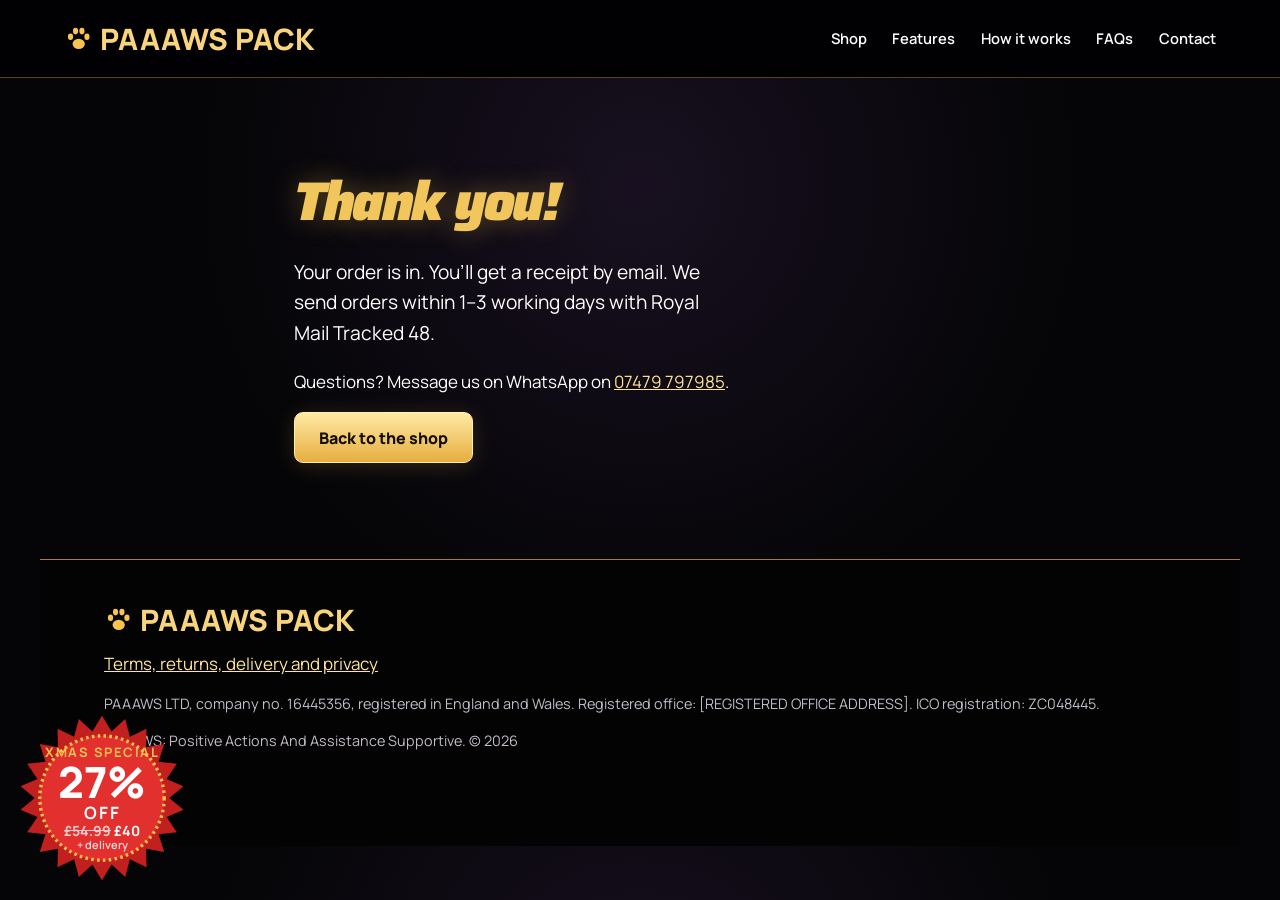
<file: thanks.html>
<!doctype html>
<html lang="en-GB">
<head>
<meta charset="utf-8">
<meta name="viewport" content="width=device-width, initial-scale=1, viewport-fit=cover">
<title>Order received | PAAAWS PACK</title>
<meta name="description" content="PAAAWS PACK is a backpack with a full-colour 64×64 LED screen you control from your Android phone. Pictures, GIFs, moving text, games and an SOS flash. £40, UK delivery.">
<link rel="icon" href="data:image/svg+xml,%3Csvg viewBox='0 0 24 24' xmlns='http://www.w3.org/2000/svg'%3E%3Cg fill='%23f8c44f'%3E%3Cellipse cx='12' cy='16.2' rx='5' ry='4.2'/%3E%3Cellipse cx='5.3' cy='10.4' rx='2.1' ry='2.6'/%3E%3Cellipse cx='9.4' cy='5.8' rx='2.1' ry='2.7'/%3E%3Cellipse cx='14.6' cy='5.8' rx='2.1' ry='2.7'/%3E%3Cellipse cx='18.7' cy='10.4' rx='2.1' ry='2.6'/%3E%3C/g%3E%3C/svg%3E">
<link rel="preconnect" href="https://fonts.googleapis.com">
<link rel="preconnect" href="https://fonts.gstatic.com" crossorigin>
<link href="https://fonts.googleapis.com/css2?family=Saira:ital,wght@1,700;1,900&family=Manrope:wght@400;600;800&display=swap" rel="stylesheet">
<link rel="stylesheet" href="style.css">
</head>
<body>

<header class="top">
  <a class="brand" href="index.html#home" aria-label="PAAAWS PACK home"><span class="paw" aria-hidden="true"><svg class="paw-ico" viewBox="0 0 24 24" width="1em" height="1em" aria-hidden="true" focusable="false"><g fill="#f8c44f"><ellipse cx="12" cy="16.2" rx="5" ry="4.2"/><ellipse cx="5.3" cy="10.4" rx="2.1" ry="2.6"/><ellipse cx="9.4" cy="5.8" rx="2.1" ry="2.7"/><ellipse cx="14.6" cy="5.8" rx="2.1" ry="2.7"/><ellipse cx="18.7" cy="10.4" rx="2.1" ry="2.6"/></g></svg></span> PAAAWS PACK</a>
  <nav aria-label="Main">
    <a href="index.html#shop">Shop</a>
    <a href="index.html#features">Features</a>
    <a href="index.html#how">How it works</a>
    <a href="index.html#faq">FAQs</a>
    <a href="index.html#contact">Contact</a>
  </nav>
</header>

<main><section class="doc"><h1>Thank you!</h1><p class="lede">Your order is in. You’ll get a receipt by email. We send orders within 1–3 working days with Royal Mail Tracked 48.</p><p>Questions? Message us on WhatsApp on <a data-wa href="#">07479 797985</a>.</p><a class="btn gold" href="index.html">Back to the shop</a></section></main>
<footer class="foot">
  <div class="brand"><span class="paw" aria-hidden="true"><svg class="paw-ico" viewBox="0 0 24 24" width="1em" height="1em" aria-hidden="true" focusable="false"><g fill="#f8c44f"><ellipse cx="12" cy="16.2" rx="5" ry="4.2"/><ellipse cx="5.3" cy="10.4" rx="2.1" ry="2.6"/><ellipse cx="9.4" cy="5.8" rx="2.1" ry="2.7"/><ellipse cx="14.6" cy="5.8" rx="2.1" ry="2.7"/><ellipse cx="18.7" cy="10.4" rx="2.1" ry="2.6"/></g></svg></span> PAAAWS PACK</div>
  <nav aria-label="Policies"><a href="policies.html">Terms, returns, delivery and privacy</a></nav>
  <p class="small"><span data-company>PAAAWS LTD</span>, company no. <span data-companyno>16445356</span>, registered in England and Wales. Registered office: <span data-office>[REGISTERED OFFICE ADDRESS]</span>. ICO registration: <span data-ico>[ICO NUMBER]</span>.</p>
  <p class="small">PAAAWS: Positive Actions And Assistance Supportive. © <span id="year">2026</span></p>
</footer>

<script src="config.js"></script>
<script src="led.js"></script>
</body>
</html>
</file>
<file: style.css>
:root {
  color-scheme: dark;
  --ink: #060509;
  --panel: #121019;
  --line: #2a2433;
  --gold: #e9b949;
  --gold-hi: #ffd978;
  --text: #f3eee4;
  --muted: #b3abbd;
  --display: "Saira", "Arial Narrow", Arial, sans-serif;
  --body: "Manrope", "Segoe UI", Arial, sans-serif;
  box-sizing: border-box;
  padding-top: env(safe-area-inset-top, 0px);
  padding-bottom: env(safe-area-inset-bottom, 0px);
}
*, *::before, *::after { box-sizing: inherit; }
html { scroll-behavior: smooth; scroll-padding-top: calc(70px + env(safe-area-inset-top, 0px)); }
@media (prefers-reduced-motion: reduce) { html { scroll-behavior: auto; } }
body { margin: 0; background: var(--ink); color: var(--text); font: 400 1.0625rem/1.6 var(--body); }
img, canvas { max-width: 100%; display: block; }
a { color: var(--gold-hi); }
:focus-visible { outline: 3px solid var(--gold-hi); outline-offset: 3px; border-radius: 4px; }

h1, h2, h3 { font-family: var(--display); font-style: italic; line-height: 1.02; margin: 0 0 .5em; }
h1 { font-weight: 900; font-size: clamp(3rem, 9vw, 6.4rem); color: var(--gold); text-shadow: 0 0 28px rgba(233,185,73,.35); }
h2 { font-weight: 900; font-size: clamp(2rem, 5vw, 3.2rem); }
h3 { font-weight: 700; font-size: 1.35rem; }
.small { font-size: .9rem; color: var(--muted); }

/* header */
.top { position: sticky; top: env(safe-area-inset-top, 0px); z-index: 10; display: flex; align-items: center; justify-content: space-between; gap: 1rem; flex-wrap: wrap;
  padding: .8rem clamp(1rem, 4vw, 3rem); background: rgba(6,5,9,.88); backdrop-filter: blur(10px); border-bottom: 1px solid var(--line); }
body::before { content: ""; position: fixed; inset: 0 0 auto; height: env(safe-area-inset-top, 0px); z-index: 11; background: rgba(6,5,9,.88); }
.brand { font: 900 italic 1.35rem var(--display); color: var(--gold); text-decoration: none; white-space: nowrap; }
.top nav { display: flex; gap: clamp(.6rem, 2vw, 1.6rem); flex-wrap: wrap; }
.top nav a { color: var(--text); text-decoration: none; font-weight: 600; font-size: .95rem; }
.top nav a:hover { color: var(--gold-hi); }

section { padding: clamp(3rem, 8vw, 6rem) clamp(1rem, 5vw, 4rem); max-width: 1200px; margin: 0 auto; }

/* buttons */
.btn { display: inline-block; font: 800 1rem var(--body); text-decoration: none; padding: .85rem 1.5rem; border-radius: 999px; border: 2px solid var(--gold); cursor: pointer; }
.btn.gold { background: linear-gradient(180deg, var(--gold-hi), var(--gold)); color: #1a1205; }
.btn.gold:hover { filter: brightness(1.08); }
.btn.ghost { background: transparent; color: var(--gold-hi); }

/* hero */
.hero { display: grid; grid-template-columns: 1.1fr .9fr; align-items: center; gap: 2rem; min-height: min(86vh, 760px); }
.lede { font-size: 1.2rem; max-width: 34ch; color: var(--text); }
.hero-buy { display: flex; flex-wrap: wrap; align-items: center; gap: 1rem 1.4rem; margin-top: 1.6rem; }
.price-tag { color: var(--muted); }
.price-tag b { font: 900 italic 2rem var(--display); color: var(--text); }
.hero-bag { display: grid; place-items: center; }

/* the bag drawing */
.bag { position: relative; width: 100%; max-width: 230px; aspect-ratio: 30 / 43; margin: 0 auto 1rem;
  border-radius: 46% 46% 14% 14% / 30% 30% 8% 8%; padding: 20% 8% 16%;
  box-shadow: inset 0 -14px 24px rgba(0,0,0,.45), inset 0 10px 18px rgba(255,255,255,.06), 0 18px 40px rgba(0,0,0,.6); }
.bag.big { max-width: 380px; }
.bag .handle { position: absolute; top: -7%; left: 38%; width: 24%; height: 12%; border: 7px solid rgba(0,0,0,.55); border-bottom: 0; border-radius: 40px 40px 0 0; }
.bag .screen { border-radius: 6px; overflow: hidden; background: #050407; box-shadow: 0 0 0 3px rgba(0,0,0,.6), 0 0 34px rgba(255,201,74,.18); }
.bag.black  { background: radial-gradient(120% 90% at 30% 15%, #2c2933, #141218 60%); }
.bag.blue   { background: radial-gradient(120% 90% at 30% 15%, #3a67d6, #17306f 65%); }
.bag.pink   { background: radial-gradient(120% 90% at 30% 15%, #ff8cc4, #c43a80 65%); }
.bag.purple { background: radial-gradient(120% 90% at 30% 15%, #9a6cf0, #4b2a8f 65%); }
canvas.led { width: 100%; aspect-ratio: 1; }

/* fact strip */
.facts { list-style: none; margin: 0; padding: 1.2rem clamp(1rem, 5vw, 4rem); display: grid; grid-template-columns: repeat(4, 1fr); gap: 1rem;
  border-top: 1px solid var(--line); border-bottom: 1px solid var(--line); background: var(--panel); }
.facts li { color: var(--muted); font-size: .95rem; }
.facts strong { display: block; font: 900 italic 1.4rem var(--display); color: var(--gold); }

/* shop */
.range { display: grid; grid-template-columns: repeat(4, 1fr); gap: 1.2rem; margin-top: 1.5rem; }
.product { text-align: center; padding: 1.6rem 1rem 1.4rem; border: 1px solid var(--line); border-radius: 18px; background: linear-gradient(180deg, #17141f, #0c0a10); }
.product h3 { margin: .3rem 0 0; }
.cost { font: 900 italic 2rem var(--display); margin: .1rem 0 .9rem; }
.box { display: grid; grid-template-columns: repeat(3, 1fr); gap: 2rem; margin-top: 2.5rem; padding: 1.8rem; border: 1px solid var(--gold); border-radius: 18px; }
.box p { margin: 0 0 .6rem; }
.ticks { list-style: none; padding: 0; margin: 0; }
.ticks li { padding-left: 1.6rem; position: relative; margin-bottom: .45rem; }
.ticks li::before { content: "✓"; position: absolute; left: 0; color: var(--gold); font-weight: 800; }

/* features */
.feature-grid { display: grid; grid-template-columns: repeat(4, 1fr); gap: 1.6rem 2rem; margin-top: 1.5rem; }
.feat { border-left: 3px solid var(--gold); padding-left: 1rem; }
.feat p { margin: 0; color: var(--muted); }
.moments { display: grid; grid-template-columns: repeat(4, 1fr); gap: 1rem; margin-top: 3rem; padding-top: 2rem; border-top: 1px solid var(--line); }
.moments p { margin: 0; color: var(--muted); }
.moments strong { color: var(--text); }

/* how */
.steps { list-style: none; counter-reset: s; padding: 0; margin: 1.5rem 0 2rem; display: grid; grid-template-columns: repeat(3, 1fr); gap: 2rem; }
.steps li { counter-increment: s; }
.steps li::before { content: counter(s); display: grid; place-items: center; width: 2.6rem; height: 2.6rem; border-radius: 50%; border: 2px solid var(--gold); color: var(--gold); font: 900 italic 1.3rem var(--display); margin-bottom: .8rem; }
.steps p { margin: 0; color: var(--muted); }
.gpt { margin-top: 3rem; padding: 1.8rem; border-radius: 18px; background: var(--panel); border: 1px solid var(--line); max-width: 760px; }
.prompt { font-style: italic; border-left: 3px solid var(--gold); padding-left: 1rem; }

/* faq */
.faq details { border-bottom: 1px solid var(--line); padding: 1rem 0; max-width: 820px; }
.faq summary { cursor: pointer; font-weight: 800; font-size: 1.1rem; }
.faq details p { color: var(--muted); margin: .6rem 0 0; }

/* contact */
.contact > p { max-width: 60ch; }
.form { display: grid; grid-template-columns: 1fr 1fr; gap: 1rem; max-width: 760px; margin-top: 1.5rem; }
.form label { display: grid; gap: .35rem; font-weight: 600; }
.form .wide { grid-column: 1 / -1; }
.form input, .form textarea { font: inherit; color: var(--text); background: var(--panel); border: 1px solid var(--line); border-radius: 10px; padding: .75rem .9rem; }
.form button { justify-self: start; }

.wa-float { position: fixed; right: 1rem; bottom: calc(1rem + env(safe-area-inset-bottom, 0px)); z-index: 9; background: #25d366; color: #062b14; font-weight: 800; text-decoration: none; padding: .8rem 1.1rem; border-radius: 999px; box-shadow: 0 8px 24px rgba(0,0,0,.5); }

.foot { border-top: 1px solid var(--line); padding: 2.5rem clamp(1rem, 5vw, 4rem) 5rem; max-width: 1200px; margin: 0 auto; }
.foot nav { margin: .6rem 0; }

/* policies page */
.doc { max-width: 820px; }
.doc h1 { font-size: clamp(2.2rem, 6vw, 3.4rem); }
.doc h2 { font-size: 1.8rem; margin-top: 2.2rem; color: var(--gold); }
.doc h3, .doc h4 { font-size: 1.2rem; margin-top: 1.4rem; }
.doc li { margin-bottom: .3rem; }

@media (max-width: 900px) {
  .hero { grid-template-columns: 1fr; min-height: 0; }
  .hero-bag { order: -1; }
  .bag.big { max-width: 260px; }
  .facts, .range, .feature-grid, .moments { grid-template-columns: repeat(2, 1fr); }
  .box, .steps { grid-template-columns: 1fr; }
}
@media (max-width: 520px) {
  .top nav { width: 100%; justify-content: space-between; }
  .form { grid-template-columns: 1fr; }
  .range { gap: .8rem; }
  .product { padding: 1.2rem .6rem; }
  .btn { padding: .75rem 1.1rem; }
}
/* PWS WEBSITE CHATGPT — visual redesign, original checkout logic retained */
:root{--ink:#050507;--panel:#0d0b10;--gold:#f1c65d;--gold-hi:#ffe49a;--text:#fff;--muted:#c3bbc8}
body{background:radial-gradient(ellipse at 50% 22%,#181020 0%,#050507 48%);overflow-x:hidden}
.top{min-height:78px;background:rgba(2,2,4,.97);border-bottom:1px solid #59421f;padding-inline:clamp(20px,5vw,85px)}
.brand{font-style:normal;font-family:var(--body);font-size:clamp(1.05rem,2.3vw,1.9rem);letter-spacing:.015em;color:#f7d47d}
.top nav a{font-size:.92rem}.top nav a:hover{color:#f8d379}
h1,h2,h3{letter-spacing:-.045em}h2{font-size:clamp(2rem,4.5vw,3.8rem);text-align:center}h3{letter-spacing:-.025em}
.gold-text{color:#f5cc70}.section-kicker{text-align:center;color:#e9bd63;font-size:.77rem;font-weight:900;letter-spacing:.28em;margin:0 0 12px}.section-intro{text-align:center;color:#cfcbd2;margin:-10px 0 36px}
.hero{position:relative;max-width:none;min-height:580px;display:flex;align-items:center;padding:70px clamp(24px,6vw,100px);overflow:hidden;background:linear-gradient(90deg,#080713 0%,#090815 37%,rgba(9,8,21,.12) 75%),radial-gradient(circle at 70% 40%,#53216e,#080712 65%)}
.hero-photo{position:absolute;inset:0 0 0 32%;background:url('hero-people.webp') center 43%/cover no-repeat;z-index:0;mask-image:linear-gradient(90deg,transparent 0%,#000 25%)}
.hero::after{content:'';position:absolute;inset:auto 0 0;height:5px;background:linear-gradient(90deg,transparent,#f8d47a,transparent);box-shadow:0 0 22px #eebf68}
.hero-copy{position:relative;z-index:1;max-width:650px}.hero h1{font-size:clamp(3.7rem,7.4vw,7.2rem);font-style:italic;color:#fff;text-shadow:0 5px 30px #050308;line-height:.96;margin:20px 0}.hero h1 em{color:#fbd57b;font-style:inherit;text-shadow:0 0 26px #a86a26}
.hero .lede{max-width:460px;font-size:1.18rem;color:#fff}.eyebrow,.hero-note{font-size:.72rem;letter-spacing:.22em;color:#f3ce83;font-weight:900}.hero-note{margin-top:30px}.hero-buy{display:flex;flex-wrap:wrap;gap:12px;margin-top:30px}.hero-buy .btn{margin:0}
.btn{border-radius:9px;text-align:center;transition:transform .2s,filter .2s;box-shadow:0 3px 22px rgba(247,197,83,.17)}.btn:hover{transform:translateY(-2px)}.btn.gold{background:linear-gradient(180deg,#ffe9a4 0%,#e6ae3e 100%);border:1px solid #fff0ad;color:#150d00}.btn.ghost{border:1px solid #e5c36e;color:#fff;background:#08080ca8}
.facts{background:linear-gradient(180deg,#050505,#12100d,#050505);border-top:1px solid #b98e3b;border-bottom:1px solid #b98e3b;box-shadow:0 0 25px #c68b2936}.facts li{color:#eee}.facts strong{color:#f5c96e}
.shop{max-width:1400px;padding-top:76px}.range{gap:18px}.product{background:radial-gradient(ellipse at 50% 30%,#22202a,#08080b 75%);border:1px solid #cba751;border-radius:22px;overflow:hidden;padding:0 0 22px;box-shadow:0 12px 30px #0008;transition:transform .25s,box-shadow .25s}.product:nth-child(2){border-color:#36aaff}.product:nth-child(3){border-color:#f563c6}.product:nth-child(4){border-color:#b665f6}.product:hover{transform:translateY(-6px);box-shadow:0 0 26px #c49b4266}.product-image{width:100%;aspect-ratio:1/1.05;object-fit:cover;display:block;mask-image:linear-gradient(#000 82%,transparent 100%)}.product h3{font-family:var(--body);font-style:normal;text-align:center;font-size:1.12rem;line-height:1.4;margin:4px 0}.product h3 span{color:#e7e0eb}.product .cost{font-size:2.2rem;font-weight:900;color:#f6d078;margin:8px 0}.product .btn{display:block;margin:10px 17px 0;padding:12px 8px;font-size:.88rem}
.box{margin-top:55px;border:1px solid #d6a94e;border-radius:24px;background:radial-gradient(ellipse at 25% 40%,#251a14,#09090a 70%);box-shadow:0 0 24px #d6a94e24;align-items:center;gap:25px}.box-visual{min-width:0}.box-visual img{width:100%;border-radius:15px}.box h3{font-size:clamp(1.5rem,2.5vw,2.5rem);line-height:1.05}.box p,.box li{color:#e4dce7}.box .ticks li::marker{color:#f2c55f}
.festival-banner{max-width:none;min-height:350px;display:flex;align-items:center;background:linear-gradient(90deg,#090611 0%,#080710 30%,transparent 85%),url('festival.webp') center 40%/cover no-repeat;border-block:1px solid #59411d;padding-inline:clamp(24px,7vw,110px)}.festival-banner>div{max-width:800px}.festival-banner h2{text-align:left;font-size:clamp(2rem,4vw,3.7rem);text-shadow:0 3px 20px #000}.festival-banner .section-kicker{text-align:left}.festival-banner p:last-child{max-width:420px;color:white}
.features,.how,.faq,.contact{padding-top:85px;padding-bottom:85px}.feat,.steps li,.gpt,.faq details{background:linear-gradient(145deg,#19141c,#0a090d);border:1px solid #51402a;border-radius:14px}.feat h3,.steps h3{color:#f7cd76}.moments{border-color:#8e6b33}.foot{border-top:1px solid #a77c3c;background:#030303}
@media(max-width:800px){.top{justify-content:center;padding:12px}.top nav{justify-content:center;gap:13px}.top nav a{font-size:.78rem}.hero{min-height:680px;align-items:flex-start;padding:50px 22px}.hero-photo{inset:245px 0 0 0;mask-image:linear-gradient(180deg,transparent,#000 28%);background-position:center}.hero-copy{max-width:100%}.hero h1{font-size:clamp(3.2rem,11vw,5rem)}.hero .lede{font-size:1rem;max-width:360px}.hero-buy .btn{font-size:.8rem;padding:12px}.hero-note{display:none}.range{grid-template-columns:repeat(2,minmax(0,1fr))}.box{display:block}.box-visual{margin-bottom:20px}.festival-banner{min-height:360px;background-position:55% center}.festival-banner h2{max-width:440px}}
@media(max-width:470px){.range{gap:10px}.product{border-radius:12px}.product h3{font-size:.8rem}.product .cost{font-size:1.45rem}.product .btn{margin:8px 7px 0;font-size:.7rem;padding:10px 2px}.hero{min-height:640px}.hero h1{font-size:3.2rem}.hero-photo{inset:280px 0 0}.facts{font-size:.8rem}.festival-banner{background-position:65% center}}

/* Multi-page navigation */
.top nav a[aria-current="page"] {color:var(--gold-hi);border-bottom:2px solid var(--gold);padding-bottom:4px;}
main:has(> .shop),main:has(> .faq),main:has(> .how),main:has(> .features),main:has(> .contact) {min-height:65vh;}

/* Festival motion and app-store section */
.festival-motion{position:relative;overflow:hidden;isolation:isolate;background-image:linear-gradient(90deg,rgba(0,0,0,.85),rgba(0,0,0,.25)),url("festival.webp");background-size:cover;background-position:center;}
.festival-motion .festival-video{position:absolute;inset:0;width:100%;height:100%;object-fit:cover;object-position:center 45%;z-index:-2;}
.festival-motion::before{content:"";position:absolute;inset:0;background:linear-gradient(90deg,rgba(0,0,0,.83) 0%,rgba(0,0,0,.35) 65%,rgba(0,0,0,.12));z-index:-1;}
.festival-motion .festival-content{position:relative;z-index:1;}
.app-downloads{text-align:center;padding:55px 20px 65px;background:radial-gradient(ellipse at top,#28200d,#070707 65%);border-top:1px solid #b99443;}
.app-downloads h2{color:#f7d777;margin:8px 0;font-size:clamp(1.5rem,3.5vw,2.7rem);}
.app-downloads p{max-width:640px;margin:10px auto 24px;}
.store-badges{display:flex;justify-content:center;gap:16px;flex-wrap:wrap;}
.store-badge{display:inline-flex;gap:10px;align-items:center;justify-content:center;border:1px solid #cda954;border-radius:10px;padding:14px 20px;min-width:175px;font-weight:800;color:#f5d67b;background:#14110a;flex-direction:column;line-height:1.2;}
.store-badge small{font-size:.65rem;letter-spacing:.14em;color:#c7c7c7;}
@media(prefers-reduced-motion:reduce){.festival-motion .festival-video{display:none;}}

/* PAAAWS PACK tutorial page refresh */
.how{max-width:1250px;margin:auto;padding:55px 22px 85px}.tutorial-title{text-align:center;font-size:clamp(2rem,5vw,4rem);margin:10px 0 14px}.tutorial-intro{text-align:center;max-width:720px;margin:0 auto 25px;color:#ded8d3;font-size:1.08rem}.tutorial-jump{display:flex;flex-wrap:wrap;justify-content:center;gap:12px;margin:25px 0 45px}.tutorial-jump a{color:#ffd36d;border:1px solid #80652c;border-radius:40px;padding:12px 18px;text-decoration:none;background:#151116}.tutorial-jump a:hover{background:#35260c}.tutorial-block{padding:30px 0 45px;border-top:1px solid #6b542c;scroll-margin-top:95px}.tutorial-heading{display:flex;align-items:flex-start;gap:22px;max-width:1000px;margin:0 auto 25px}.tutorial-number{flex:0 0 58px;height:58px;display:grid;place-items:center;border-radius:50%;background:linear-gradient(130deg,#fff2a2,#d59515);color:#17110a;font-weight:900;font-size:1.35rem;box-shadow:0 0 24px #d69b3d77}.tutorial-heading h2{font-size:clamp(1.55rem,3.4vw,2.65rem);line-height:1.1;margin:7px 0 12px}.tutorial-heading p{color:#e2dce1;line-height:1.65}.tutorial-figure{margin:22px auto 32px;max-width:1180px;border:1px solid #99702f;border-radius:18px;overflow:hidden;background:#070607;box-shadow:0 0 25px #d3a23b24}.tutorial-figure img{display:block;width:100%;height:auto}.tutorial-figure figcaption{padding:13px 18px;text-align:center;color:#f5ce75;font-weight:800}.tutorial-tip{max-width:950px;margin:20px auto 32px;padding:18px 24px;background:#17120b;border-left:4px solid #f8c44f;border-radius:8px;line-height:1.65}.how .gpt{margin:25px auto;max-width:950px}@media(max-width:650px){.how{padding:35px 12px 65px}.tutorial-heading{gap:12px}.tutorial-number{flex-basis:42px;height:42px;font-size:1rem}.tutorial-figure{border-radius:10px}.tutorial-jump a{font-size:.83rem;padding:10px 12px}}

/* GIF source tutorials */
.tutorial-sources{margin-top:2.5rem;padding-top:1.5rem;border-top:1px solid rgba(245,194,72,.3)}
.tutorial-sources h3{font-size:clamp(1.35rem,3vw,2rem);color:#f6c75d;margin:0 0 .6rem;font-weight:900}
.tutorial-sources>p{max-width:850px;line-height:1.65;color:#e8e1d7}
.tutorial-sources .tutorial-figure{margin:1.5rem auto;max-width:1100px}
.tutorial-sources .tutorial-figure img{width:100%;height:auto;display:block;object-fit:contain}
.tutorial-sources .tutorial-note{font-size:.88rem;color:#c4b9a4}

.addon{display:flex;flex-wrap:wrap;align-items:center;gap:.4rem;margin:.2rem 0 .8rem;font-size:.92rem;color:#e4dce7;cursor:pointer}.addon input{accent-color:#d6a94e;width:1.1rem;height:1.1rem}.addon strong{color:#f7cd76}.addon small{flex-basis:100%;color:#a99fb0;padding-left:1.5rem}

/* How it works: smaller pictures, two side by side */
.tutorial-block,.tutorial-sources{display:flex;flex-wrap:wrap;justify-content:center;align-items:flex-start;gap:0 24px;max-width:1180px;margin-inline:auto}
.tutorial-block>*,.tutorial-sources>*{flex:0 0 100%}
.tutorial-block>.tutorial-figure,.tutorial-sources>.tutorial-figure{flex:0 1 calc(50% - 12px);max-width:480px;margin:10px 0 20px}
.tutorial-figure figcaption{padding:10px 14px;font-size:.92rem}
@media(max-width:760px){.tutorial-block>.tutorial-figure,.tutorial-sources>.tutorial-figure{flex-basis:100%;max-width:520px}}
/* Same-size picture boxes in each pair (image fitted, never cropped) */
.tutorial-block>.tutorial-figure,.tutorial-sources>.tutorial-figure{max-width:480px}
.tutorial-figure img{width:100%;aspect-ratio:3/2;height:auto;object-fit:contain;background:#070607}
.tutorial-sources .tutorial-figure img{aspect-ratio:1/1;object-fit:contain}
.tutorial-sources>.tutorial-figure:has(img[src*="web-browser"]){max-width:480px}
/* How it works: side jump menu */
.tutorial-side{position:fixed;right:14px;top:50%;transform:translate(20px,-50%);display:flex;flex-direction:column;gap:8px;z-index:40;opacity:0;pointer-events:none;transition:opacity .25s,transform .25s}
.tutorial-side.show{opacity:1;pointer-events:auto;transform:translate(0,-50%)}
.tutorial-side a{display:flex;align-items:center;gap:8px;text-decoration:none;color:#ffd36d;background:#151116e6;border:1px solid #80652c;border-radius:40px;padding:5px 12px 5px 5px;font-size:.8rem;font-weight:700;backdrop-filter:blur(6px)}
.tutorial-side a b{flex:0 0 30px;height:30px;display:grid;place-items:center;border-radius:50%;background:#2a2010;color:#ffd36d;font-size:.82rem}
.tutorial-side a:hover,.tutorial-side a.on{background:#35260ce6;border-color:#f5c248}
.tutorial-side a.on b{background:linear-gradient(130deg,#fff2a2,#d59515);color:#17110a}
.tutorial-side span{max-width:92px;line-height:1.2}
@media(max-width:1340px){.tutorial-side span{display:none}.tutorial-side a{padding:5px}}
@media(max-width:760px){.tutorial-side{right:8px}.tutorial-side a b{flex-basis:34px;height:34px}}
/* Media steps picture: on its own row, 4 phones, so show it bigger at its natural shape */
.tutorial-block>.tutorial-figure:has(img[src*="media-loading-1"]){flex-basis:100%;max-width:860px}
.tutorial-figure img[src*="media-loading-1"]{aspect-ratio:auto}

/* Program section (03) */
.tutorial-block>.tutorial-figure.program-figure{flex-basis:100%;max-width:594px}
.tutorial-figure.program-figure img{aspect-ratio:auto}
.program-steps{list-style:none;padding:0;margin:10px auto 26px;max-width:1180px;display:grid;grid-template-columns:repeat(5,1fr);gap:14px}
.program-steps li{background:#151116;border:1px solid #80652c;border-radius:14px;padding:18px 16px;box-shadow:0 0 18px #d3a23b1a}
.program-steps li b{width:38px;height:38px;display:grid;place-items:center;border-radius:50%;background:linear-gradient(130deg,#fff2a2,#d59515);color:#17110a;font-weight:900;margin-bottom:10px}
.program-steps h3{font-size:1rem;color:#f6c75d;margin:0 0 6px;font-weight:900}
.program-steps p{margin:0;color:#e2dce1;line-height:1.55;font-size:.93rem}
@media(max-width:1000px){.program-steps{grid-template-columns:repeat(2,1fr)}}
@media(max-width:560px){.program-steps{grid-template-columns:1fr}}

/* Feature guides (04-14): full-width step panels at their natural shape */
.tutorial-block>.tutorial-figure.guide-figure{flex-basis:100%;max-width:1100px}
.tutorial-block>.tutorial-figure.guide-figure.guide-3{max-width:780px}
.tutorial-figure.guide-figure img{aspect-ratio:auto}
.tutorial-side{max-height:92vh;overflow-y:auto;scrollbar-width:none}.tutorial-side::-webkit-scrollbar{display:none}
@media(max-height:820px){.tutorial-side{gap:5px}.tutorial-side a b{flex-basis:26px;height:26px;font-size:.74rem}}
.tutorial-figure.guide-figure figcaption{display:none}
@media(max-width:760px){.tutorial-figure.guide-figure figcaption{display:block}.tutorial-side a:not(.side-top){display:none}}

.pets-grid{display:grid;grid-template-columns:repeat(3,1fr);gap:16px;max-width:1180px;margin:22px auto}.pets-grid .tutorial-figure{margin:0;max-width:none}.pets-grid img{aspect-ratio:auto!important;width:100%!important;max-width:none!important;max-height:none!important;height:auto!important}.pets-grid a{display:block}
@media(max-width:900px){.pets-grid{grid-template-columns:repeat(2,1fr)}}
@media(max-width:560px){.pets-grid{grid-template-columns:1fr}}

.preorder-bar{display:block;text-align:center;padding:12px 16px;background:linear-gradient(90deg,#3a2a05,#7a5a10,#3a2a05);color:#ffd34a;text-decoration:none;border-bottom:1px solid #f8c44f;animation:pp-pulse 1.6s ease-in-out infinite}.preorder-bar strong{display:block;font-size:clamp(14px,3.6vw,20px);letter-spacing:.06em;font-weight:900}.preorder-bar span{display:block;font-size:13px;color:#fff;margin-top:3px}
@keyframes pp-pulse{0%,100%{box-shadow:0 0 6px #f8c44f44;filter:brightness(1)}50%{box-shadow:0 0 26px #f8c44fcc;filter:brightness(1.35)}}
@media(prefers-reduced-motion:reduce){.preorder-bar{animation:none}}
.ship-note{margin:8px 0 0;color:#f5ce75;font-weight:800;font-size:14px;text-align:center}

.paw-ico{display:inline-block;width:1em;height:1em;vertical-align:-.12em}


/* certified / genuine strip */
.certified{max-width:1100px;margin:0 auto;padding:2.6rem 1.25rem;display:flex;gap:1.6rem;align-items:center;justify-content:center;flex-wrap:wrap;text-align:center}
.cert-seal{position:relative;width:92px;height:92px;flex:0 0 auto;border:3px solid #f8c44f;border-radius:50%;display:flex;align-items:center;justify-content:center}
.cert-seal .paw-ico{width:46px;height:46px}
.cert-check{position:absolute;right:-3px;bottom:-3px;width:30px;height:30px;background:#f8c44f;color:#111;border-radius:50%;display:flex;align-items:center;justify-content:center;font-weight:800;font-size:17px;line-height:1}
.cert-copy{max-width:540px}
.cert-copy h2{margin:.25rem 0 .4rem}

/* Xmas special floating discount badge */
.xmas-badge{position:fixed;left:18px;bottom:18px;width:118px;height:118px;z-index:70;display:block;text-decoration:none;transform-origin:center;animation:xmasflash .85s ease-in-out infinite}
.xmas-badge.home{width:190px;height:190px;left:22px;bottom:22px}
@keyframes xmasflash{0%,100%{transform:scale(1);opacity:1}50%{transform:scale(1.07);opacity:.8}}
.xmas-burst-svg{position:absolute;inset:0;width:100%;height:100%}
.xmas-badge-text{position:absolute;inset:0;display:flex;flex-direction:column;align-items:center;justify-content:center;text-align:center;color:#fff;line-height:1;font-family:inherit}
.xb-k{font-size:9px;letter-spacing:1.5px;color:#f8c44f;font-weight:700}
.xb-pct{font-size:30px;font-weight:800;margin:1px 0}
.xb-off{font-size:12px;letter-spacing:2px;font-weight:700}
.xb-price{font-size:10px;font-weight:700;margin-top:3px}
.xb-price s{opacity:.75}
.xb-del{font-size:8px;opacity:.85;margin-top:1px;font-weight:600}
.xmas-badge.home .xb-k{font-size:12px}
.xmas-badge.home .xb-pct{font-size:48px}
.xmas-badge.home .xb-off{font-size:17px}
.xmas-badge.home .xb-price{font-size:13px}
.xmas-badge.home .xb-del{font-size:11px}
@media(max-width:600px){.xmas-badge{width:88px;height:88px;left:10px;bottom:10px}.xmas-badge.home{width:120px;height:120px}.xmas-badge.home .xb-pct{font-size:34px}}
@media(min-width:601px){.xmas-badge{width:168px;height:168px}.xmas-badge.home{width:250px;height:250px;left:10px;bottom:10px}.hero{padding-bottom:240px}.xb-k{font-size:13px}.xb-pct{font-size:43px}.xb-off{font-size:17px}.xb-price{font-size:14px}.xb-del{font-size:11px}.xmas-badge.home .xb-k{font-size:16px}.xmas-badge.home .xb-pct{font-size:64px}.xmas-badge.home .xb-off{font-size:23px}.xmas-badge.home .xb-price{font-size:17px}.xmas-badge.home .xb-del{font-size:14px}}
</file>
